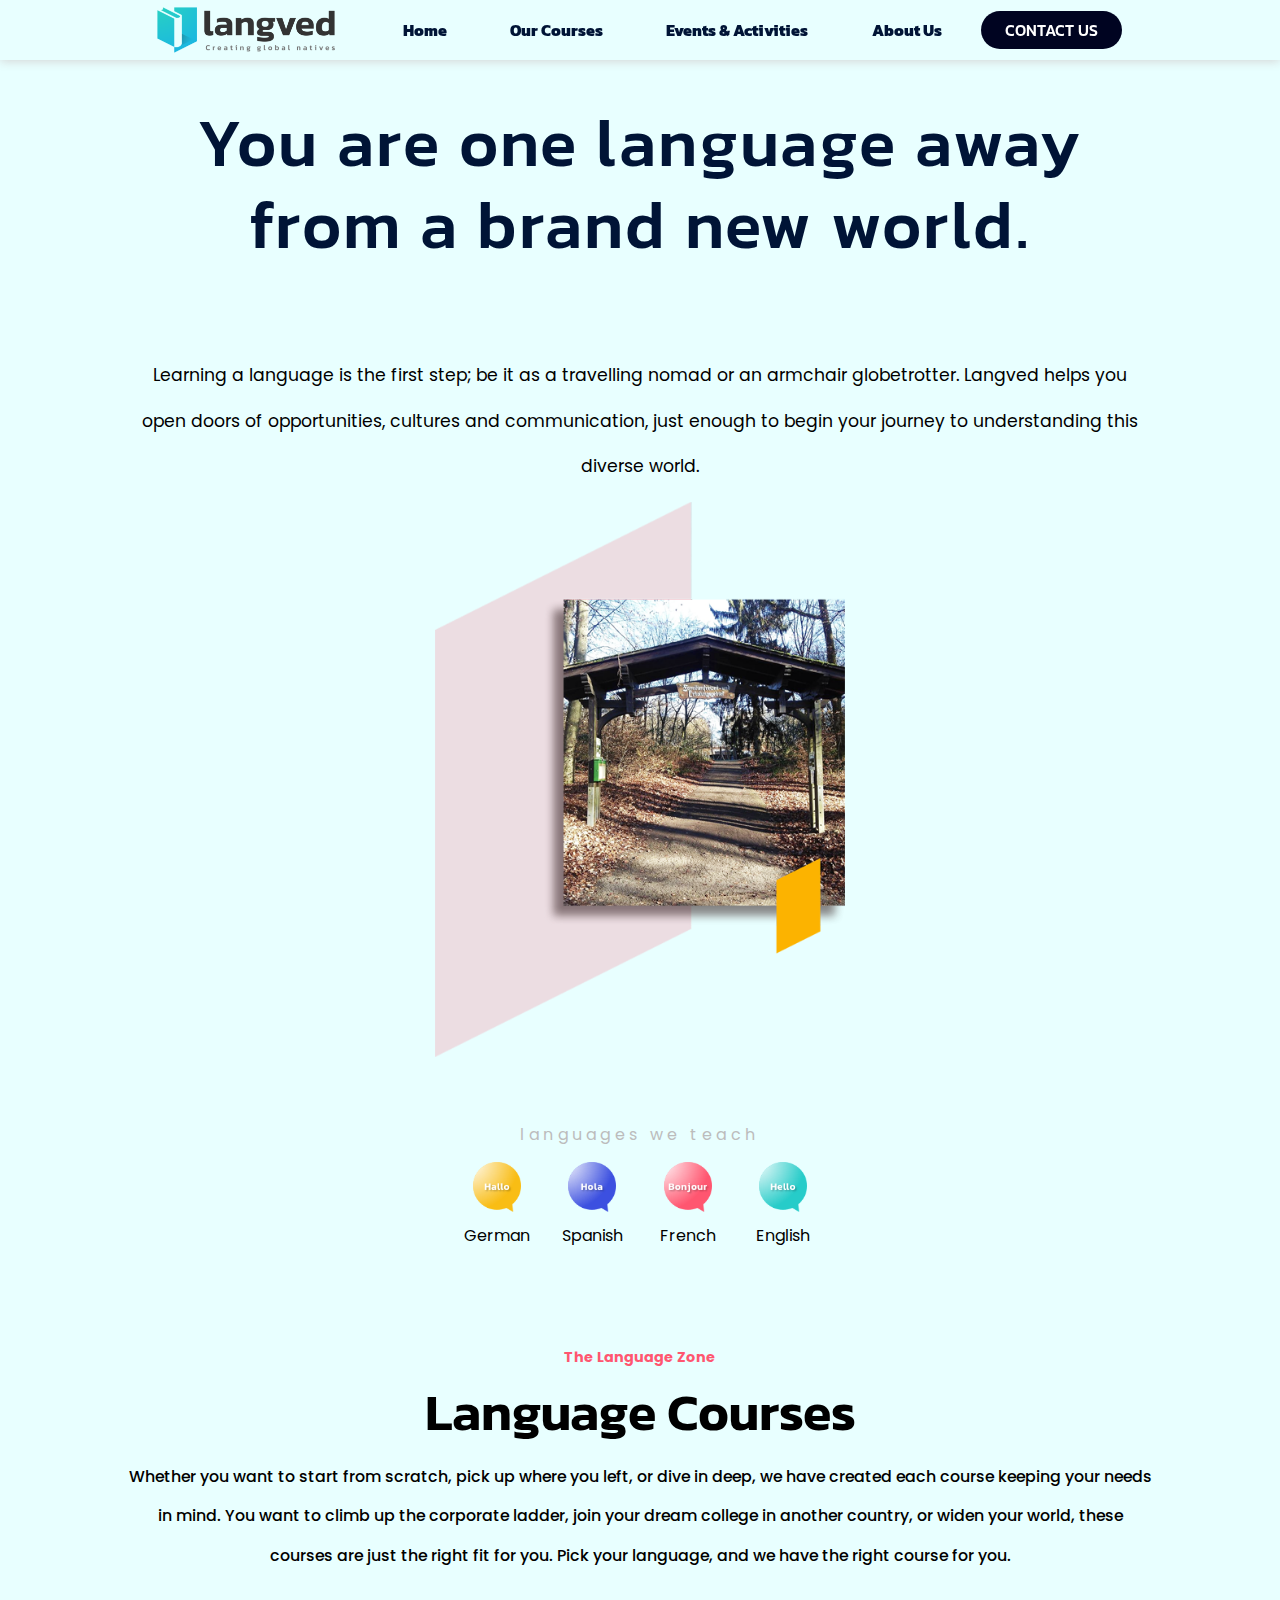
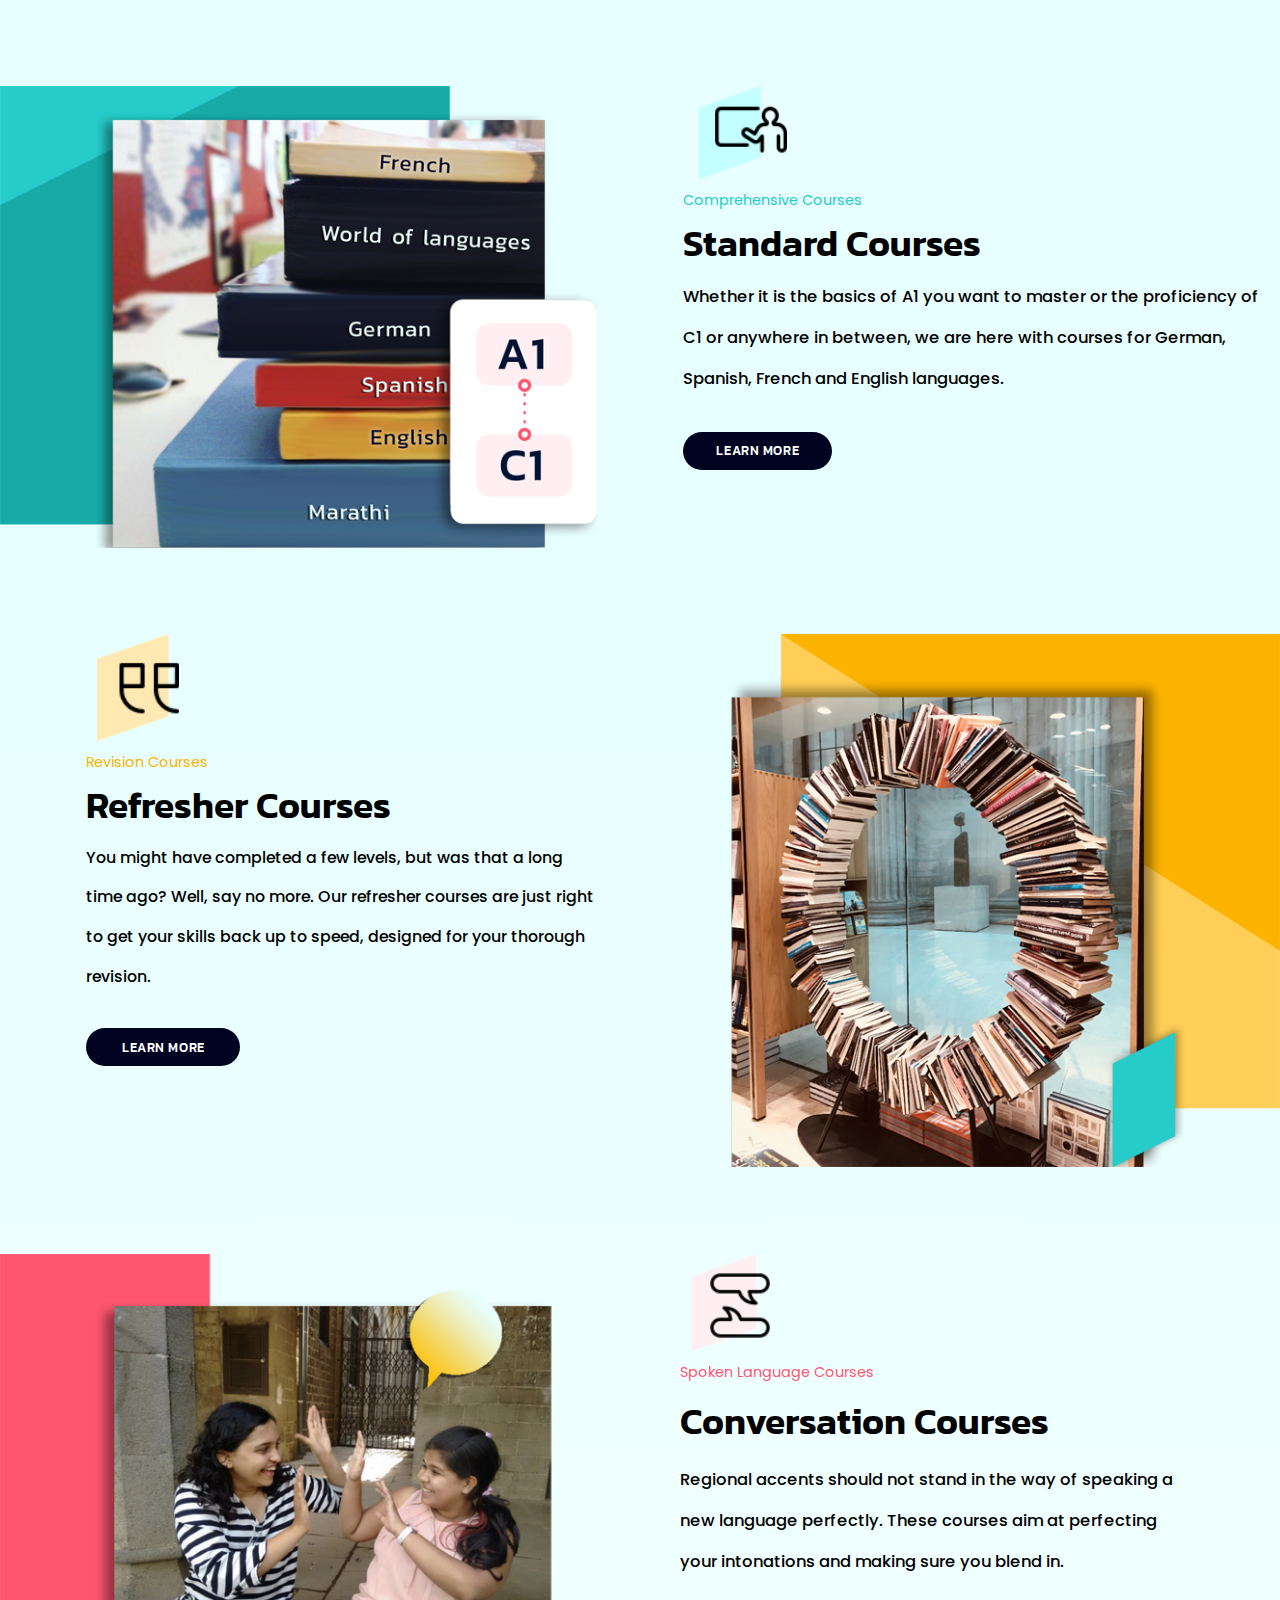
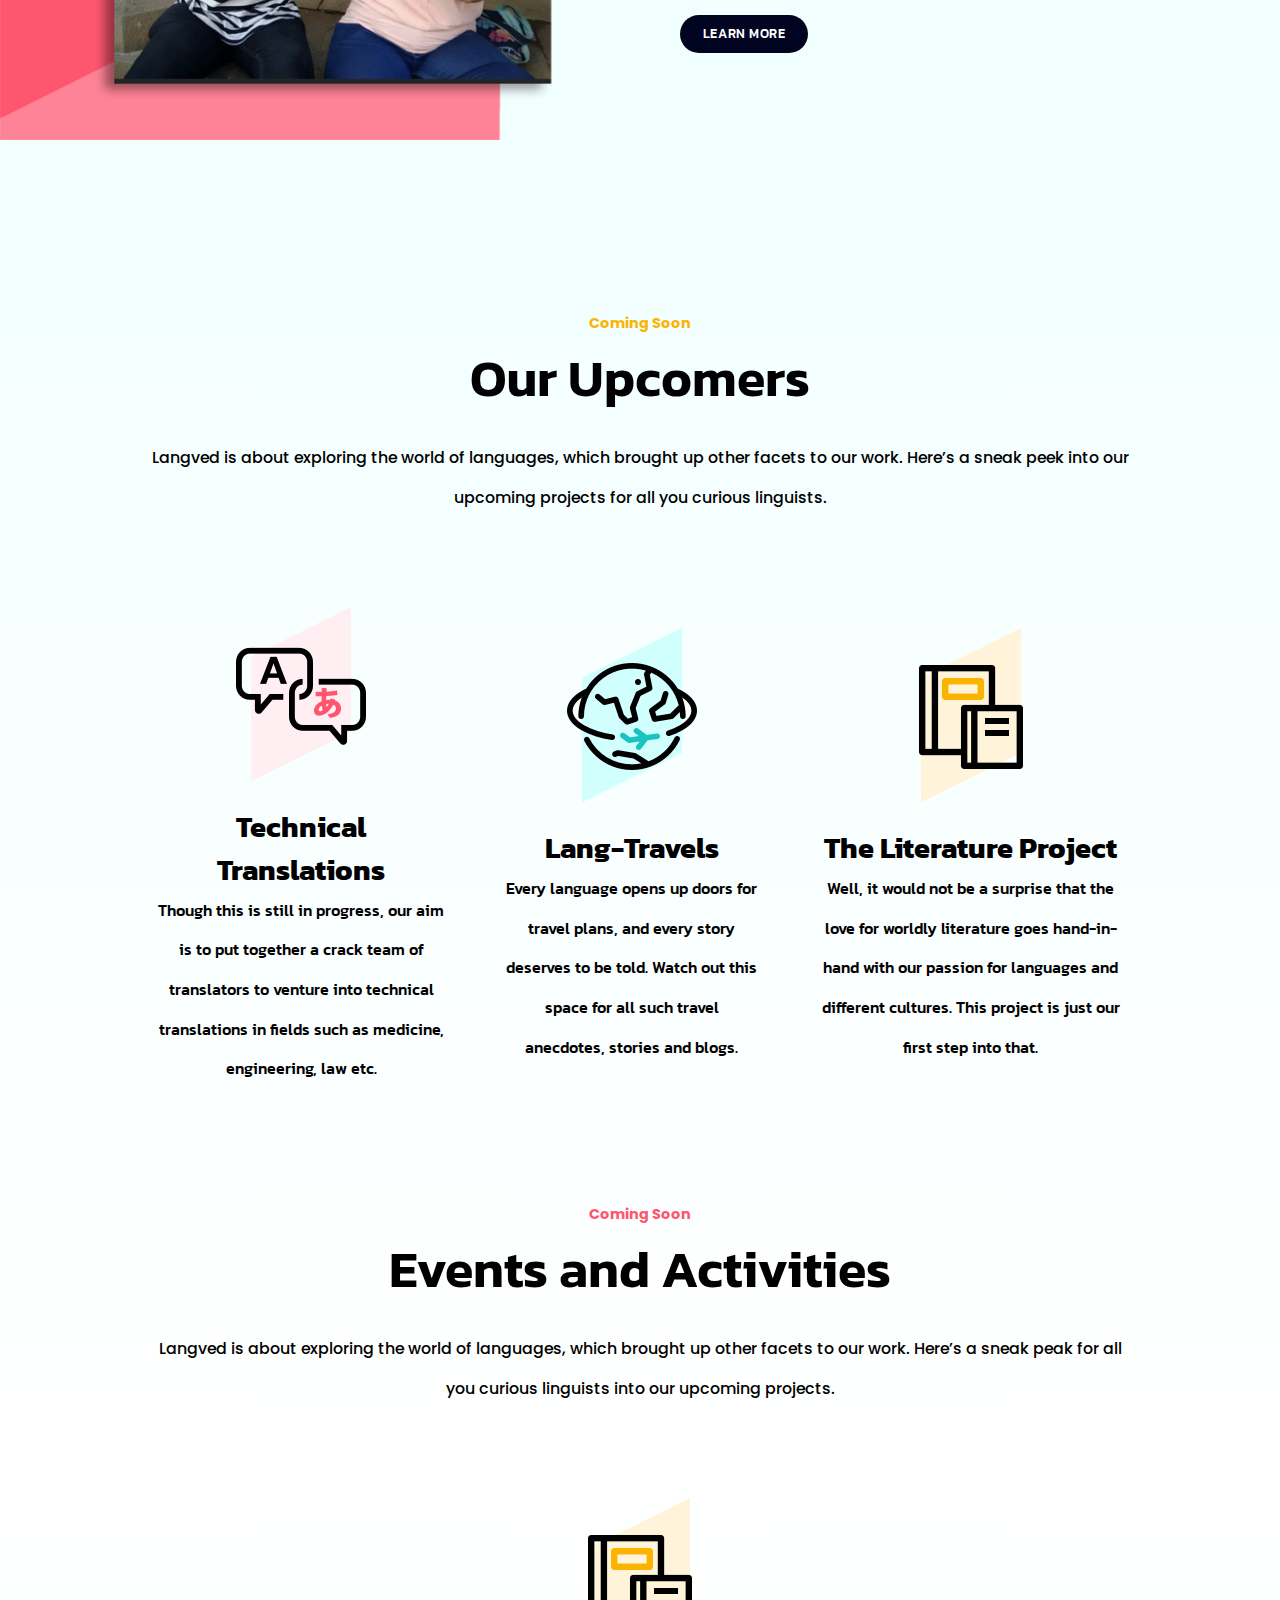
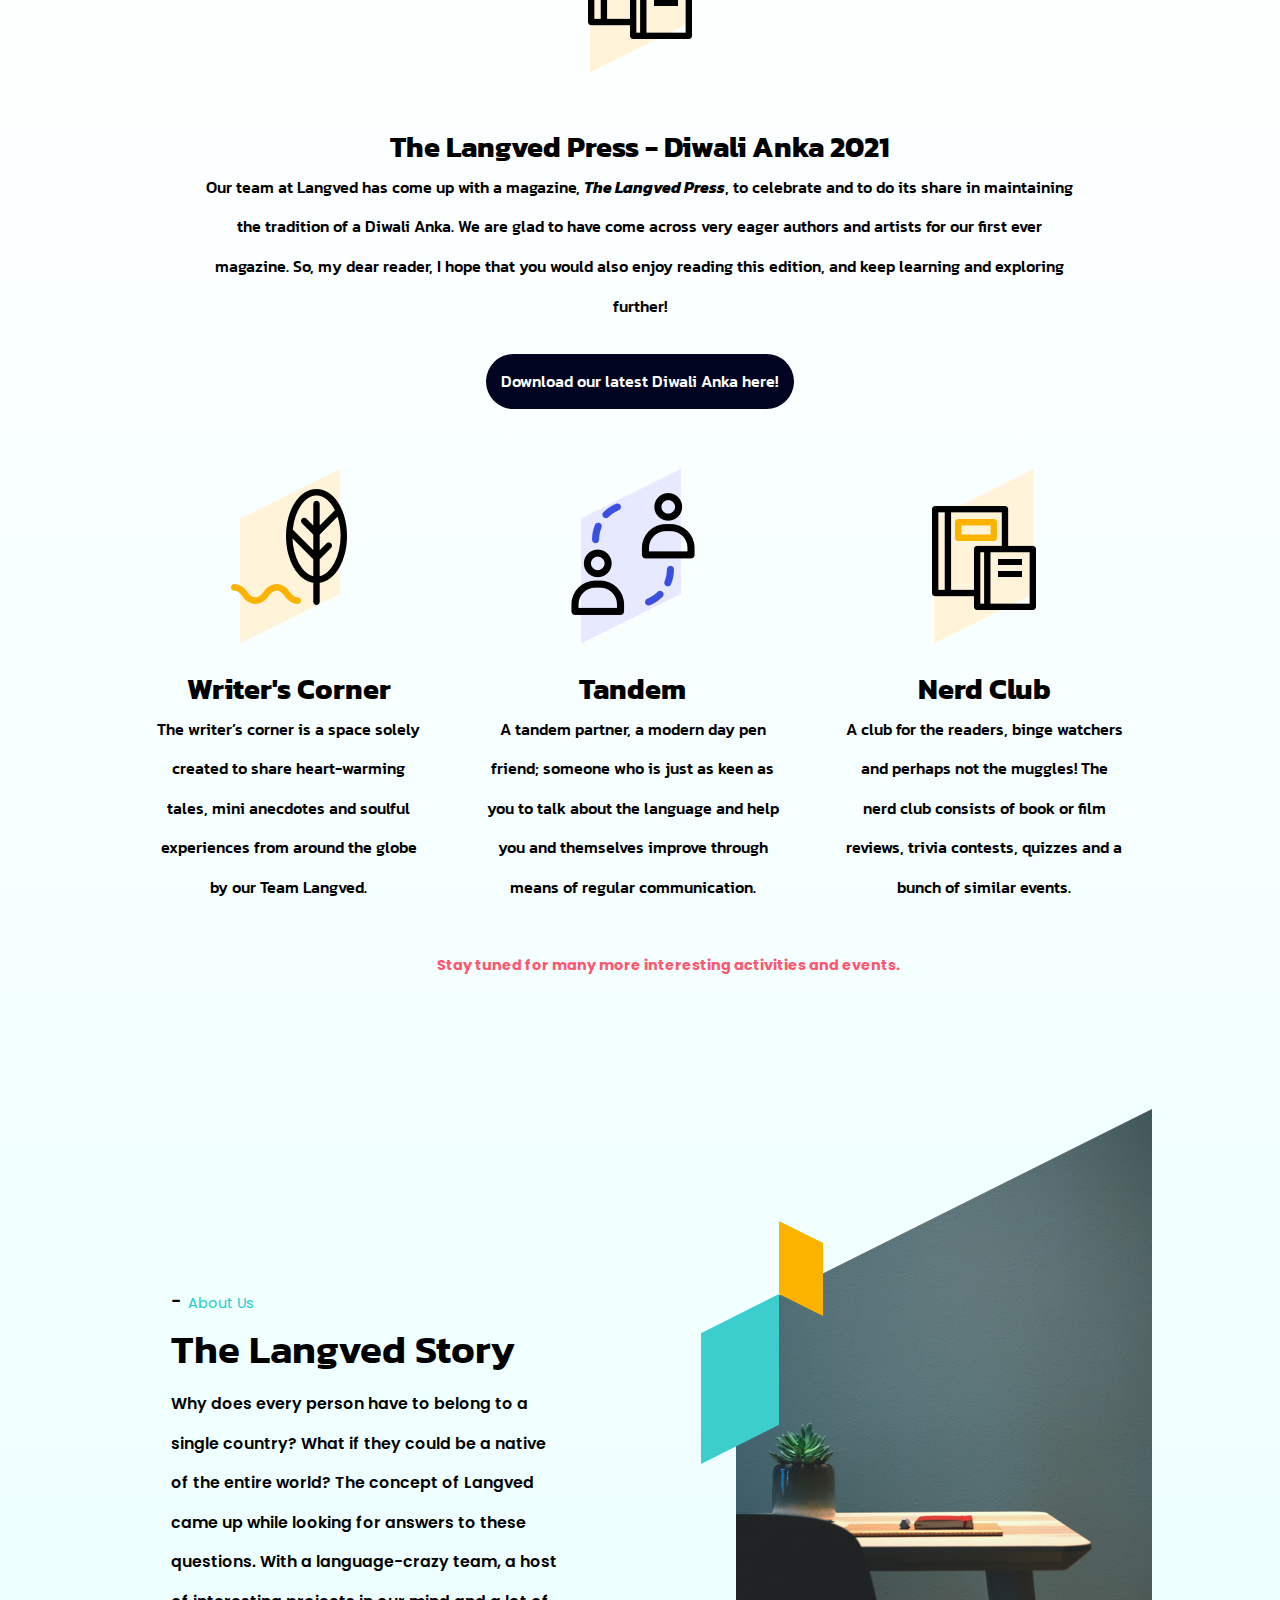
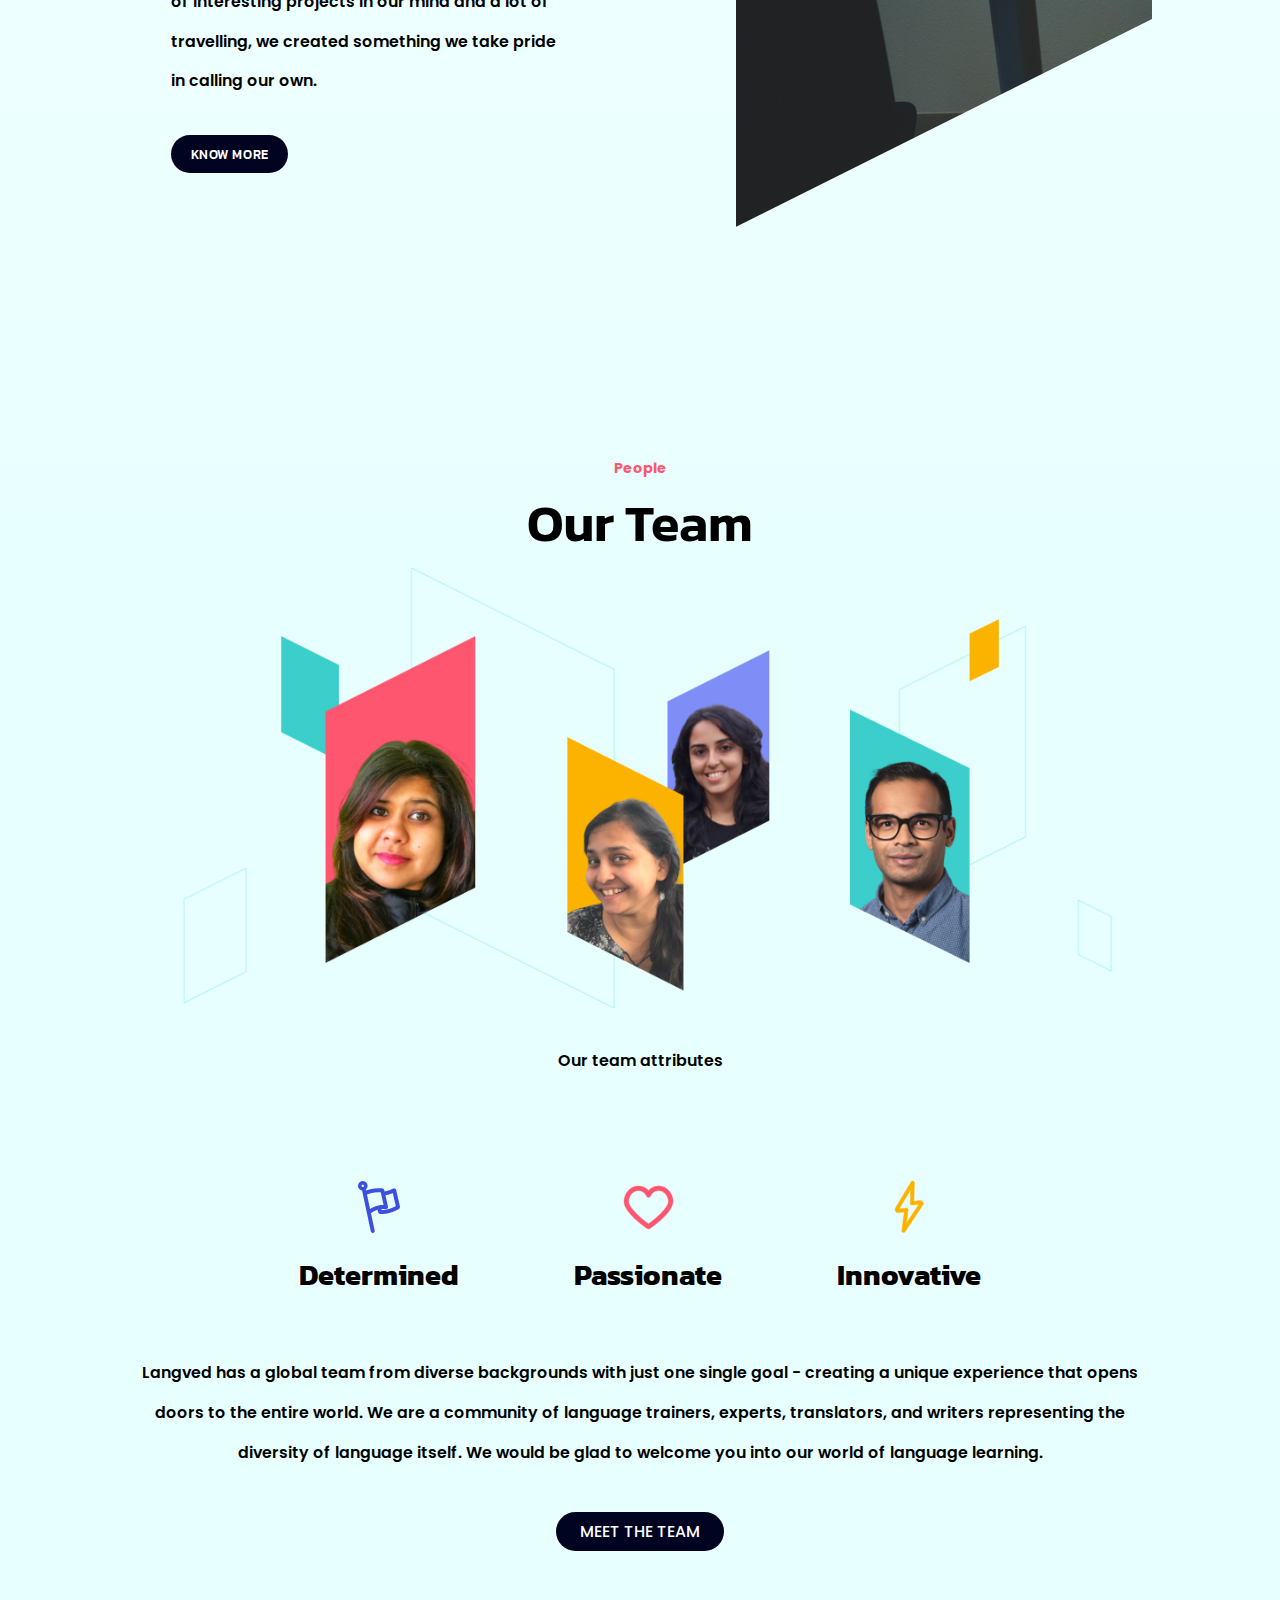
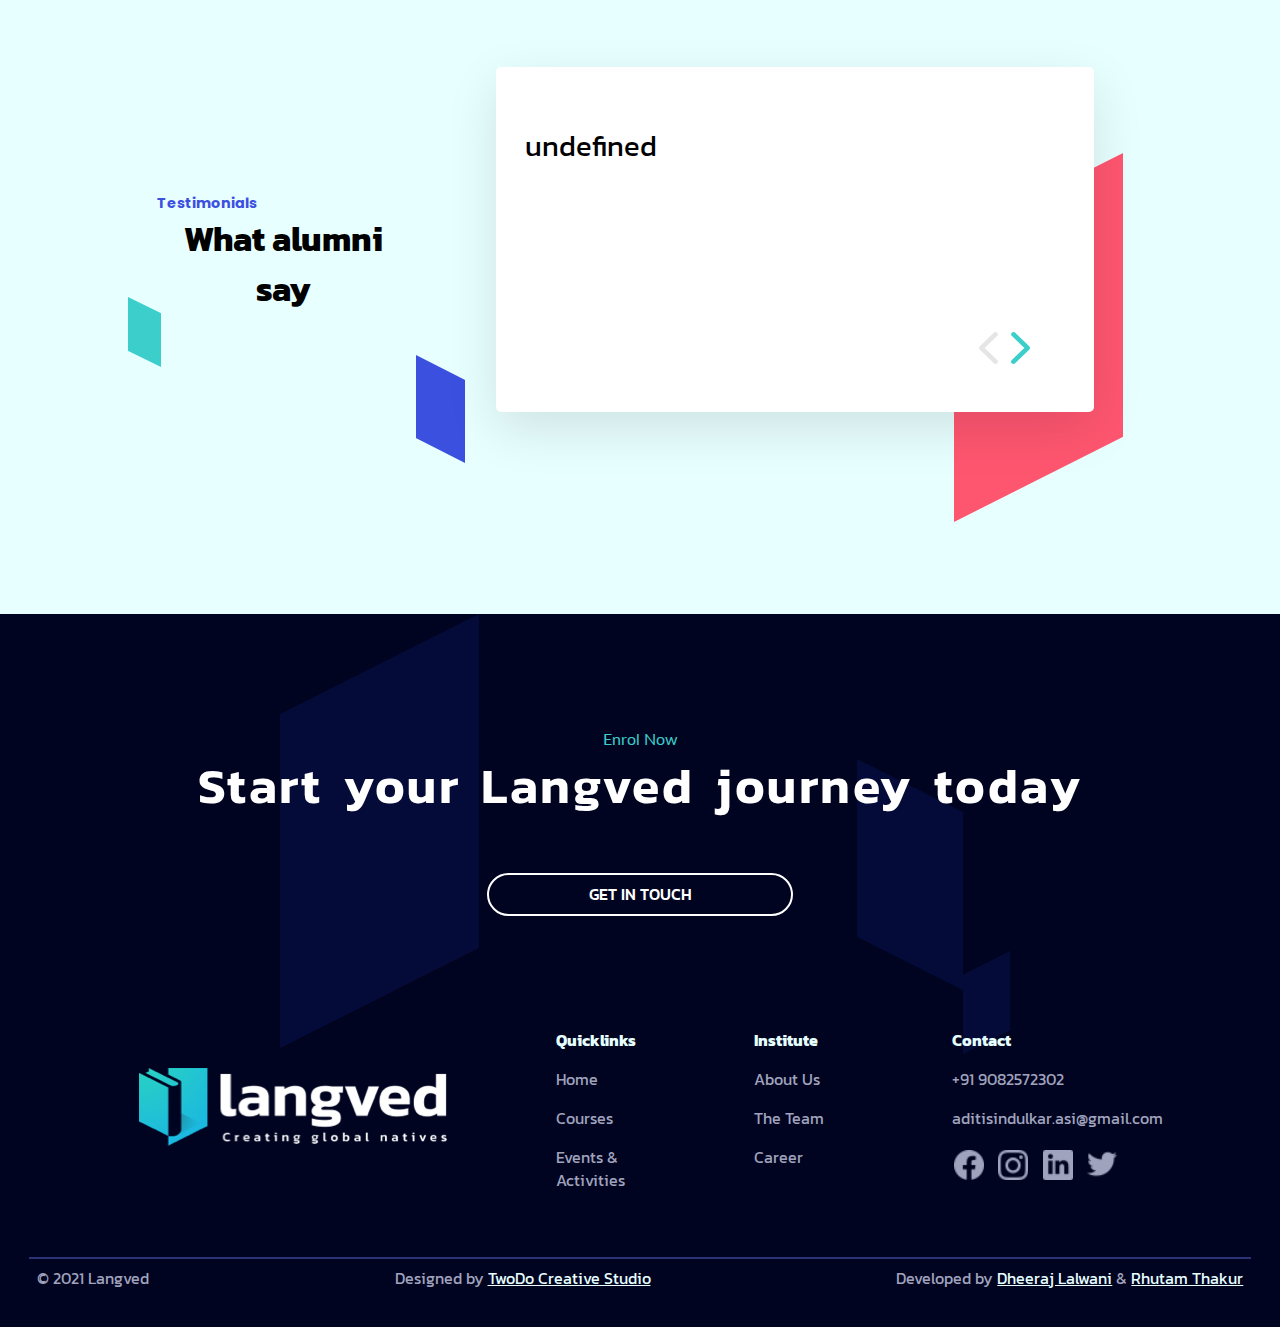
<file: index.html>
<!DOCTYPE html>

<html lang="en">

<head>
    <meta charset="utf-8" />
    <meta name="viewport" content="width=device-width, initial-scale=1" />
    <title>Langved</title>
    <meta name="viewport" content="width=device-width, initial-scale=1" />
    <link rel="stylesheet" href="styles/nav.css" />
    <link rel="stylesheet" href="styles/utilities.css" />
    <link rel="stylesheet" href="styles/contact-us.css" />
    <link rel="stylesheet" href="styles/contact-us-mobile.css" />
    <link rel="stylesheet" href="styles/home.css" />
    <link rel="stylesheet" href="styles/home-mobile.css" />
    <link rel="stylesheet" href="styles/footer.css" />
    <link rel="preconnect" href="https://fonts.googleapis.com" />
    <link rel="preconnect" href="https://fonts.gstatic.com" crossorigin />
    <link href="https://fonts.googleapis.com/css2?family=Kanit&family=Lato&family=Poppins&display=swap"
        rel="stylesheet" />
    <link rel="apple-touch-icon" sizes="180x180" href="images/Favicon/apple-touch-icon.png" />
    <link rel="icon" type="image/png" sizes="32x32" href="images/Favicon/favicon-32x32.png" />
    <link rel="icon" type="image/png" sizes="16x16" href="images/Favicon/favicon-16x16.png" />
    <link rel="manifest" href="images/Favicon/site.webmanifest" />
</head>

<body>
    <!-- nav bar for each page start -->
    <nav class="desktop-nav sticky">
        <img class="logo" src="images/Logos/PNG/4x/Logo Coloured@4x.png" />
        <a href="/index.html" class="home nav-item">Home</a>
        <a href="/our-courses.html" class="nav-item">Our Courses</a>
        <a href="/#events-and-activities" class="nav-item">Events & Activities</a>
        <a href="/about.html" class="nav-item">About Us</a>
        <a href="#" class="open-contact-us-nav dark-filled-btn nav-item">CONTACT US</a>
    </nav>
    <nav class="mobile-nav">
        <div class="nav-header">
            <img class="logo" src="images/Logos/PNG/4x/Logo Coloured@4x.png" />
            <img class="ham" src="images/icn-hamburgermenu.png" srcset="
            images/icn-hamburgermenu@2x.png 2x,
            images/icn-hamburgermenu@3x.png 3x
          " />
        </div>

        <a href="/index.html" class="home nav-item">Home</a>
        <a href="/our-courses.html" class="nav-item">Our Courses</a>
        <a href="/#events-and-activities" class="nav-item">Events & Activities</a>
        <a href="/about.html" class="nav-item">About Us</a>
        <a href="#" class="open-contact-us-mob dark-filled-btn nav-item">CONTACT US</a>
        <div class="social-media-nav">
            <a href="https://www.facebook.com/pages/category/Language-School/Langved-107044444497690" target="_blank">
                <img class="social-media-img" src="images\Hamburger-menu-logos/icn-facebook-small.png" />
            </a>
            <a href="https://www.instagram.com/langved_in/?utm_medium=copy_link" target="_blank">
                <img class="social-media-img" src="images\Hamburger-menu-logos/icn-instagram-small.png" />
            </a>
            <a href="https://www.linkedin.com/in/langved-language-institute-14166921a/" target="_blank">
                <img class="social-media-img" src="images\Hamburger-menu-logos/icn-linkedin-small.png" />
            </a>
            <a href="https://twitter.com/Langved_in" target="_blank">
                <img class="social-media-img" src="images\Hamburger-menu-logos/icn-twitter.png" />
            </a>
        </div>
    </nav>
    <!-- nav bar for each page end -->
    <header>
        <h1 class="bold-message">
            You are one language away from a brand new world.
        </h1>

        <p class="desktop message">
            Learning a language is the first step; be it as a travelling nomad or an
            armchair globetrotter. Langved helps you open doors of opportunities,
            cultures and communication, just enough to begin your journey to
            understanding this diverse world.
        </p>
    </header>

    <!-- Contact Us Starts -->
    <div class="overlay hidden"></div>
    <div class="contact-us hidden">
        <div class="close-contact-us">
            <img class="" src="images/icn-cross.png" srcset="images/icn-cross@2x.png 2x, images/icn-cross@3x.png 3x" />
        </div>
        <h3 class="contact-us-title">Contact Us</h3>
        <form class="contact-form" name="submit-to-google-sheet">
            <div class="personal-details">
                <h3 class="form-min-title">Personal Details</h3>
                <div class="name">
                    <input required class="form-input" type="text" name="firstName" id="firstName"
                        placeholder="First Name" />
                    <input required class="form-input" type="text" name="lastName" id="lastName"
                        placeholder="Last Name" />
                </div>
                <div class="contact-details">
                    <input required class="form-input" type="text" name="email" id="email"
                        placeholder="Email Address" />
                    <input class="form-input" type="text" name="phone" id="phone" placeholder="Phone Number" />
                </div>
            </div>
            <div class="language">
                <h3 class="form-min-title">Select Language</h3>
                <div class="lang-option-container">
                    <div class="german-spanish">
                        <label class="radio-label" for="german">
                            <input required type="radio" name="language" value="german" id="german" />
                            <div class="radio-custom">
                                <img class="lang-img-bubble" src="images/img-bubble-german.png" srcset="
                      images/img-bubble-german@2x.png 2x,
                      images/img-bubble-german@3x.png 3x
                    " />
                                German
                            </div>
                        </label>
                        <label class="radio-label" for="Spanish">
                            <input required type="radio" name="language" value="spanish" id="spanish" />
                            <div class="radio-custom">
                                <img class="lang-img-bubble" src="images/img-bubble-spanish.png" srcset="
                      images/img-bubble-spanish@2x.png 2x,
                      images/img-bubble-spanish@3x.png 3x
                    " />
                                Spanish
                            </div>
                        </label>
                    </div>
                    <div class="french-english">
                        <label class="radio-label" for="french">
                            <input required type="radio" name="language" value="french" id="french" />
                            <div class="radio-custom">
                                <img class="lang-img-bubble" src="images/img-bubble-french.png" srcset="
                      images/img-bubble-french@2x.png 2x,
                      images/img-bubble-french@3x.png 3x
                    " />
                                French
                            </div>
                        </label>
                        <label class="radio-label" for="english">
                            <input required type="radio" name="language" value="english" id="english" />
                            <div class="radio-custom">
                                <img class="lang-img-bubble" src="images/img-bubble-english.png" srcset="
                      images/img-bubble-english@2x.png 2x,
                      images/img-bubble-english@3x.png 3x
                    " />
                                English
                            </div>
                        </label>
                    </div>
                </div>
            </div>
            <div class="other-details" style="font-family: Kanit">
                <h3 class="form-min-title">Other Details</h3>
                <div class="other-detail-container">
                    <select class="form-input" style="font-family: Kanit" name="alreadyCompleted" id="alreadyCompleted">
                        <option selected disabled>I have already completed...</option>
                        <option value="None">None</option>
                        <option value="A1 level">A1 level</option>
                        <option value="A2 level">A2 level</option>
                        <option value="B1 level">B1 level</option>
                        <option value="B2 level">B2 level</option>
                    </select>
                    <select class="form-input" style="font-family: Kanit" name="wantToJoin" id="wantToJoin">
                        <option selected disabled>I want to join...</option>
                        <option value="A1 level">A1 level</option>
                        <option value="A2 level">A2 level</option>
                        <option value="B1 level">B1 level</option>
                        <option value="B2 level">B2 level</option>
                        <option value="C1 level">C1 level</option>
                        <option value="Other">Other (Specify in comment)</option>
                    </select>
                </div>
            </div>
            <textarea class="comments" name="comments" id="comments" cols="50" rows="5"
                placeholder="Comments"></textarea>
            <input type="hidden" id="date-submitted" name="date-submitted" />
            <input class="dark-filled-btn form-submit" type="submit" value="SUBMIT" />
            <p class="contact-message">
                Once you submit the details, someone from our team will get in touch
                soon.
            </p>
        </form>
    </div>
    <!-- Contact Us Ends -->

    <div class="content">
        <div class="mobile image_container">
            <img class="mobile img_hero" src="images/img-hero.png"
                srcset="images/img-hero@2x.png 2x, images/img-hero@3x.png 3x" />
        </div>

        <div class="content-top">
            <p class="mobile message">
                Learning a language is the first step; be it as a travelling nomad or
                an armchair globetrotter. Langved helps you open doors of
                opportunities, cultures and communication, just enough to begin your
                journey to understanding this diverse world.
            </p>
            <div class="image_container desktop">
                <img class="img_hero" src="images/img-hero.png"
                    srcset="images/img-hero@2x.png 2x, images/img-hero@3x.png 3x" />
            </div>

            <div class="languages_container">
                <p class="small-text">languages we teach</p>
                <div class="thought-bubbles">
                    <div class="row-1">
                        <div class="bubble">
                            <img class="bubble_img img_bubble_German" src="images/img-bubble-german.png" srcset="
                    images/img-bubble-german@2x.png 2x,
                    images/img-bubble-german@3x.png 3x
                  " />
                            <span>German</span>
                        </div>
                        <div class="bubble">
                            <img class="bubble_img img_bubble_Spanish" src="images/img-bubble-spanish.png" srcset="
                    images/img-bubble-spanish@2x.png 2x,
                    images/img-bubble-spanish@3x.png 3x
                  " />
                            <span>Spanish</span>
                        </div>
                    </div>
                    <div class="row-2">
                        <div class="bubble">
                            <img class="bubble_img img_bubble_French" src="images/img-bubble-french.png" srcset="
                    images/img-bubble-french@2x.png 2x,
                    images/img-bubble-french@3x.png 3x
                  " />
                            <span>French</span>
                        </div>
                        <div class="bubble">
                            <img class="bubble_img img_bubble_English" src="images/img-bubble-english.png" srcset="
                    images/img-bubble-english@2x.png 2x,
                    images/img-bubble-english@3x.png 3x
                  " />
                            <span>English</span>
                        </div>
                    </div>
                </div>
            </div>
            <div class="language-courses-container">
                <h2 class="mini-message">The Language Zone</h2>
                <h2 class="large-message">Language Courses</h2>
                <p class="medium-message">
                    Whether you want to start from scratch, pick up where you left, or
                    dive in deep, we have created each course keeping your needs in
                    mind. You want to climb up the corporate ladder, join your dream
                    college in another country, or widen your world, these courses are
                    just the right fit for you. Pick your language, and we have the
                    right course for you.
                </p>
            </div>
        </div>
        <div class="content-middle-1">
            <!-- TODO: Combine CSS for <XXX>-courses-container [Check Notes.txt] -->
            <!-- standard courses container start -->
            <div class="standard-courses-container">
                <div class="standard-courses-image-container">
                    <img src="images/img-standardcoursebooks.png" srcset="
                images/img-standardcoursebooks@2x.png 2x,
                images/img-standardcoursebooks@3x.png 3x
              " class="standard-courses-container-large-image" />
                </div>
                <div class="standard-courses-content-container">
                    <img src="images/img-standardcourse.png" srcset="
                    images/img-standardcourse@2x.png 2x,
                    images/img-standardcourse@3x.png 3x" class="standard-courses-container-small-image desktop" />
                    <div class="standard-courses-title-set desktop">
                        <span class="mini-message-standard-courses">Comprehensive Courses</span>
                        <h2 class="large-message-standard-courses">Standard Courses</h2>
                    </div>
                    <div class="standard-courses-header mobile">
                        <img src="images/img-standardcourse.png" srcset="
                        images/img-standardcourse@2x.png 2x,
                        images/img-standardcourse@3x.png 3x" class="standard-courses-container-small-image" />
                        <div class="standard-courses-title-set">
                            <span class="mini-message-standard-courses">Comprehensive Courses</span>
                            <h2 class="large-message-standard-courses">Standard Courses</h2>
                        </div>
                    </div>
                    <p class="medium-message-standard-courses">
                        Whether it is the basics of A1 you want to master or the
                        proficiency of C1 or anywhere in between, we are here with courses
                        for German, Spanish, French and English languages.
                    </p>
                    <a href="/our-courses.html" class="learn-more-standard-courses dark-filled-btn">LEARN
                        MORE</a>
                </div>
                <!-- standard courses container end -->
            </div>
            <!-- refresher courses container start -->
            <div class="refresher-courses-container">
                <div class="desktop refresher-courses-content-container">
                    <img src="images/img-refreshercourse.png" srcset="
                images/img-refreshercourse@2x.png 2x,
                images/img-refreshercourse@3x.png 3x
              " class="refresher-courses-container-small-image" />
                    <div class="refresher-courses-header">
                        <div class="refresher-courses-title-set">
                            <span class="mini-message-refresher-courses">Revision Courses</span>
                            <h2 class="large-message-refresher-courses">
                                Refresher Courses
                            </h2>
                        </div>
                    </div>
                    <p class="medium-message-refresher-courses">
                        You might have completed a few levels, but was that a long time
                        ago? Well, say no more. Our refresher courses are just right to
                        get your skills back up to speed, designed for your thorough
                        revision.
                    </p>
                    <a href="/our-courses.html" class="dark-filled-btn learn-more-refresher-courses">LEARN
                        MORE</a>
                </div>
                <div class="desktop refresher-courses-image-container">
                    <img src="images/img-refreshercourses.png" srcset="
                images/img-refreshercourses@2x.png 2x,
                images/img-refreshercourses@3x.png 3x
              " class="refresher-courses-container-large-image" />
                </div>
                <div class="mobile refresher-courses-image-container">
                    <img src="images/img-refreshercourses.png" srcset="
                images/img-refreshercourses@2x.png 2x,
                images/img-refreshercourses@3x.png 3x
              " class="refresher-courses-container-large-image" />
                </div>
                <div class="mobile refresher-courses-content-container">
                    <div class="refresher-courses-header">
                        <img src="images/img-refreshercourse.png" srcset="
                  images/img-refreshercourse@2x.png 2x,
                  images/img-refreshercourse@3x.png 3x
                " class="refresher-courses-container-small-image" />
                        <div class="refresher-courses-title-set">
                            <span class="mini-message-refresher-courses">Revision Courses</span>
                            <h2 class="large-message-refresher-courses">
                                Refresher Courses
                            </h2>
                        </div>
                    </div>
                    <p class="medium-message-refresher-courses">
                        You might have completed a few levels, but was that a long time
                        ago? Well, say no more. Our refresher courses are just right to
                        get your skills back up to speed, designed for your thorough
                        revision.
                    </p>
                    <a href="/our-courses.html" class="dark-filled-btn learn-more-refresher-courses">LEARN
                        MORE</a>
                </div>

                <!-- refresher courses container end -->
            </div>
            <!-- conversation courses container start -->
            <div class="conversation-courses-container">
                <div class="conversation-courses-image-container">
                    <img src="images/img-conversation-courses.png" srcset="
                images/img-conversation-courses@2x.png 2x,
                images/img-conversation-courses@3x.png 3x
              " class="conversation-courses-container-large-image" />
                </div>
                <div class="conversation-courses-content-container">
                    <img src="images/img-conversation-courses_2.png" srcset="
                images/img-conversation-courses_2@2x.png 2x,
                images/img-conversation-courses_2@3x.png 3x
              " class="conversation-courses-container-small-image desktop" />
                    <div class="conversation-courses-title-set desktop">
                        <span class="mini-message-conversation-courses">Spoken Language Courses</span>
                        <h2 class="large-message-conversation-courses">
                            Conversation Courses
                        </h2>
                    </div>
                    <div class="conversation-courses-header mobile">
                        <img src="images/img-conversation-courses_2.png" srcset="
                  images/img-conversation-courses_2@2x.png 2x,
                  images/img-conversation-courses_2@3x.png 3x
                " class="conversation-courses-container-small-image" />
                        <div class="conversation-courses-title-set mobile">
                            <span class="mini-message-conversation-courses">Spoken Language Courses</span>
                            <h2 class="large-message-conversation-courses">
                                Conversation Courses
                            </h2>
                        </div>
                    </div>
                    <p class="medium-message-standard-courses">
                        Regional accents should not stand in the way of speaking a new
                        language perfectly. These courses aim at perfecting your
                        intonations and making sure you blend in.
                    </p>
                    <a href="/our-courses.html" class="learn-more-standard-courses dark-filled-btn">LEARN
                        MORE</a>
                </div>
            </div>
            <!-- conversation courses container end -->
        </div>

        <div class="content-middle-2">
            <div class="our-upcomers-container">
                <h2 class="mini-message" style="color: #fcb300">Coming Soon</h2>
                <h2 class="large-message">Our Upcomers</h2>
                <p class="medium-message-our-upcomers">
                    Langved is about exploring the world of languages, which brought up
                    other facets to our work. Here’s a sneak peek into our upcoming
                    projects for all you curious linguists.
                </p>
                <div class="upcomers">
                    <div class="technical-translations">
                        <div class="upcomers-image-container">
                            <img src="images/img-technical-translation.png" srcset="
                    images/img-technical-translation@2x.png 2x,
                    images/img-technical-translation@3x.png 3x
                  " class="img_TechnicalTranslation" />
                        </div>
                        <h4 class="upcomers-mini-title">Technical Translations</h4>
                        <p class="upcomers-content">
                            Though this is still in progress, our aim is to put together a
                            crack team of translators to venture into technical translations
                            in fields such as medicine, engineering, law etc.
                        </p>
                    </div>
                    <div class="lang-travels">
                        <div class="upcomers-image-container">
                            <img src="images/img-langtravels.png" srcset="
                    images/img-langtravels@2x.png 2x,
                    images/img-langtravels@3x.png 3x
                  " class="img_Langtravels" />
                        </div>
                        <h4 class="upcomers-mini-title">Lang-Travels</h4>
                        <p class="upcomers-content">
                            Every language opens up doors for travel plans, and every story
                            deserves to be told. Watch out this space for all such travel
                            anecdotes, stories and blogs.
                        </p>
                    </div>
                    <div class="literature-project">
                        <div class="upcomers-image-container">
                            <img src="images/img-literature-projects.png" srcset="
                    images/img-literature-projects@2x.png 2x,
                    images/img-literature-projects@3x.png 3x
                  " class="img_LiteratureProjects" />
                        </div>
                        <h4 class="upcomers-mini-title">The Literature Project</h4>
                        <p class="upcomers-content">
                            Well, it would not be a surprise that the love for worldly
                            literature goes hand-in-hand with our passion for languages and
                            different cultures. This project is just our first step into
                            that.
                        </p>
                    </div>
                </div>
            </div>
            <!-- Events and Activities Start -->
            <div class="events-and-activities-container" id="events-and-activities">
                <h2 class="mini-message">Coming Soon</h2>
                <h2 class="large-message">Events and Activities</h2>
                <p class="medium-message-events-and-activities">
                    Langved is about exploring the world of languages, which brought up
                    other facets to our work. Here’s a sneak peak for all you curious
                    linguists into our upcoming projects.
                </p>
                <div class="diwali-anka-container ">
                    <div class="technical-translations ">
                        <div class="events-and-activities-image-container">
                            <img src="images/img-literature-projects.png" srcset="
                    images/img-literature-projects@2x.png 2x,
                    images/img-literature-projects@3x.png 3x
                  " class="img_LiteratureProjects" />
                        </div>
                    </div>
                    <h4 class="events-and-activities-mini-title">The Langved Press - Diwali Anka 2021</h4>
                    <p class="events-and-activities-content">
                        Our team at Langved has come up with a magazine, <em><b>The Langved Press</b></em>, to celebrate
                        and to do its
                        share in maintaining the tradition of a Diwali Anka. We are glad to have come across very eager
                        authors and artists for our first ever magazine.
                        So, my dear reader, I hope that you would also enjoy reading this edition, and keep learning
                        and exploring further!
                    </p>
                    <div class="diwali-anka">
                        <a class="diwali-anka nav-item dark-filled-btn "
                            href="https://drive.google.com/file/d/1_MOhvEQifNik5RjKqpD3ErqbV-H4WB-u/view"
                            attributes-list download="optional-value" target="_blank"> Download our latest Diwali Anka
                            here!</a>
                    </div>
                </div>
                <div class="activities">
                    <div class="technical-translations">
                        <div class="events-and-activities-image-container">
                            <img src="images/img-writers-corner.png" srcset="
                    images/img-writers-corner@2x.png 2x,
                    images/img-writers-corner@3x.png 3x
                  " class="img_Writers_Corner" />
                        </div>
                        <h4 class="events-and-activities-mini-title">Writer's Corner</h4>
                        <p class="events-and-activities-content">
                            The writer’s corner is a space solely created to share heart-warming tales, mini anecdotes
                            and soulful experiences from around the globe by our Team Langved.
                        </p>
                    </div>
                    <div class="lang-travels">
                        <div class="events-and-activities-image-container">
                            <img src="images/img-tandem.png" srcset="
                    images/img-tandem@2x.png 2x,
                    images/img-tandem@3x.png 3x
                  " class="img_Langtravels" />
                        </div>
                        <h4 class="events-and-activities-mini-title">Tandem</h4>
                        <p class="events-and-activities-content">
                            A tandem partner, a modern day pen friend; someone who is just as keen as you to talk about
                            the language and help you and themselves improve through means of regular communication.
                        </p>
                    </div>
                    <div class="literature-project">
                        <div class="events-and-activities-image-container">
                            <img src="images/img-literature-projects.png" srcset="
                    images/img-literature-projects@2x.png 2x,
                    images/img-literature-projects@3x.png 3x
                  " class="img_LiteratureProjects" />
                        </div>
                        <h4 class="events-and-activities-mini-title">Nerd Club</h4>
                        <p class="events-and-activities-content">
                            A club for the readers, binge watchers and perhaps not the muggles! The nerd club consists
                            of book or film reviews, trivia contests, quizzes and a bunch of similar events.
                        </p>
                    </div>
                </div>
                <div class="stay-tuned desktop">
                    <img src="images/icn-cal.png" srcset="images/icn-cal@2x.png 2x, images/icn-cal@3x.png 3x"
                        class="icon_cal" />
                    <h2 class="events-and-activities-mini-message">
                        Stay tuned for many more interesting activities and events.
                    </h2>
                </div>
            </div>
            <!-- Events and Activities End -->
            <!-- About Us Start -->
            <div class="about-us-content-container">
                <div class="about-us-content">
                    <img src="images/img-langved-story.png" srcset="
                images/img-langved-story@2x.png 2x,
                images/img-langved-story@3x.png 3x
              " class="mobile the-langved-story-img" />
                    <div class="top-messsages-about-us">-
                        <span class="mini-message-langved-story">About Us</span>
                        <h2 class="
                  large-message-langved-story large-message-standard-courses
                ">
                            The Langved Story
                        </h2>
                    </div>
                    <p class="medium-message-about-us">
                        Why does every person have to belong to a single country? What if
                        they could be a native of the entire world? The concept of Langved
                        came up while looking for answers to these questions. With a
                        language-crazy team, a host of interesting projects in our mind
                        and a lot of travelling, we created something we take pride in
                        calling our own.
                    </p>
                    <a href="/about.html" class="learn-more-standard-courses dark-filled-btn">KNOW MORE</a>
                </div>
                <img src="images/img-langved-story1.png" srcset="
              images/img-langved-story1@2x.png 2x,
              images/img-langved-story1@3x.png 3x
            " class="desktop the-langved-story-img" />
            </div>
            <!-- About Us End -->
            <!-- Our Team Start -->
            <div id="our-team-link" class="our-team-container">
                <h2 class="mini-message">People</h2>
                <h2 class="large-message">Our Team</h2>
                <img src="images/img-our-team.png" srcset="
              images/img-our-team@2x.png 2x,
              images/img-our-team@3x.png 3x
            " class="img_OurTeam" />
                <div class="our-attributes-container">
                    <span class="message-our-team">Our team attributes</span>
                    <div class="actual-attributes-container">
                        <div class="determined">
                            <img src="images/icn-determined.png" srcset="
                    images/icn-determined@2x.png 2x,
                    images/icn-determined@3x.png 3x
                  " />
                            <h4 class="attributes-mini-title">Determined</h4>
                        </div>
                        <div class="passionate">
                            <img src="images/icn-passionate.png" srcset="
                    images/icn-passionate@2x.png 2x,
                    images/icn-passionate@3x.png 3x
                  " />
                            <h4 class="attributes-mini-title">Passionate</h4>
                        </div>
                        <div class="innovative">
                            <img src="images/icn-innovative.png" srcset="
                    images/icn-innovative@2x.png 2x,
                    images/icn-innovative@3x.png 3x
                  " />
                            <h4 class="attributes-mini-title">Innovative</h4>
                        </div>
                    </div>
                    <p class="our-attributes-message">
                        Langved has a global team from diverse backgrounds with just one
                        single goal - creating a unique experience that opens doors to the
                        entire world. We are a community of language trainers, experts,
                        translators, and writers representing the diversity of language
                        itself. We would be glad to welcome you into our world of language
                        learning. <br /><br />
                        <a href="/about.html#our-team-link" class="dark-filled-btn">MEET THE TEAM</a>
                    </p>
                </div>
                <!-- Our Team End -->
            </div>
            <!-- Testimonials Start -->
            <div class="testimonials-container">
                <div class="testimonials-heading">
                    <span class="mini-message-testimonials">Testimonials</span>
                    <h3>What alumni say</h3>
                </div>
                <div class="testimonials-message">
                    <p id="message"></p>
                    <div class="testimonial-btns">
                        <button class="testimonial-arrow testimonial-arrow-left">
                            <img src="images/img-arrow-grey.png" srcset="
                    images/img-arrow-grey@2x.png 2x,
                    images/img-arrow-grey@3x.png 3x
                  " />
                        </button>
                        <button class="testimonial-arrow testimonial-arrow-right">
                            <img src="images/img-arrow-teal.png" srcset="
                    images/img-arrow-teal@2x.png 2x,
                    images/img-arrow-teal@3x.png 3x
                  " />
                        </button>
                    </div>
                </div>
                <img class="testimonial-pattern-red" src="images/img-pattern-red.png" srcset="
              images/img-pattern-red@2x.png 2x,
              images/img-pattern-red@3x.png 3x
            " />
                <img class="testimonial-pattern-blue" src="images/img-pattern-blue.png" srcset="
              images/img-pattern-blue@2x.png 2x,
              images/img-pattern-blue@3x.png 3x
            " />
                <img class="testimonial-pattern-teal" src="images/img-pattern-teal.png" srcset="
              images/img-pattern-teal@2x.png 2x,
              images/img-pattern-teal@3x.png 3x
            " />
            </div>
            <!-- Testimonials End -->
        </div>

        <!-- Footer for each page Start -->
        <footer>
            <span class="footer-mini-title">Enrol Now</span>
            <h2 class="footer-title">Start your Langved journey today</h2>
            <a href="#" class="open-contact-us light-transparent-btn get-in-touch-btn">GET IN TOUCH</a>
            <div class="footer-content">
                <div class="footer-image-container">
                    <img src="images/img-logo-white.png" class="footer-image" />
                </div>
                <div class="footer-links-container desktop">
                    <div class="quick-links">
                        <h5 class="links-title">Quicklinks</h5>
                        <a href="/index.html">Home</a>
                        <a href="/our-courses.html">Courses</a>
                        <a href="/#events-and-activities">Events & Activities</a>
                    </div>
                    <div class="institute">
                        <h5 class="links-title">Institute</h5>
                        <a href="/about.html">About Us</a>
                        <a href="/index.html#our-team-link">The Team</a>
                        <a href="#">Career</a>
                    </div>
                    <div class="contact">
                        <h5 class="links-title">Contact</h5>
                        <a href="tel:9082572302">+91 9082572302</a>
                        <a href="mailto:aditisindulkar.asi@gmail.com">aditisindulkar.asi@gmail.com</a>
                        <div class="social-media">
                            <a href="https://www.facebook.com/pages/category/Language-School/Langved-107044444497690"
                                target="_blank">
                                <img class="social-media-img" src="images/icn-facebook-small.png" width="30"
                                    height="30" />
                            </a>
                            <a href="https://www.instagram.com/langved_in" target="_blank">
                                <img class="social-media-img" src="images/icn-instagram-small.png" width="30"
                                    height="30" />
                            </a>
                            <a href="https://www.linkedin.com/in/langved-language-institute-14166921a/" target="_blank">
                                <img class="social-media-img" src="images/icn-linkedin-small.png" width="30"
                                    height="30" />
                            </a>
                            <a href="https://twitter.com/Langved_in" target="_blank">
                                <img class="social-media-img" src="images/icn-twitter.png" width="30" height="30" />
                            </a>
                        </div>
                    </div>
                </div>
                <div class="footer-links-container mobile">
                    <div class="social-media">
                        <a href="https://www.facebook.com/pages/category/Language-School/Langved-107044444497690"
                            target="_blank">
                            <img class="social-media-img" src="images/icn-facebook-small.png" />
                        </a>
                        <a href="https://www.instagram.com/langved_in" target="_blank">
                            <img class="social-media-img" src="images/icn-instagram-small.png" />
                        </a>
                        <a href="https://www.linkedin.com/in/langved-language-institute-14166921a/" target="_blank">
                            <img class="social-media-img" src="images/icn-linkedin-small.png" />
                        </a>
                        <a href="https://twitter.com/Langved_in" target="_blank">
                            <img class="social-media-img" src="images/icn-twitter.png" />
                        </a>
                    </div>
                    <div class="contact">
                        <a href="tel:9082572302">+91 9082572302</a>
                        <a href="mailto:aditisindulkar.asi@gmail.com">aditisindulkar.asi@gmail.com</a>
                    </div>
                    <div class="institute">
                        <a href="/about.html">About Us</a>
                        <a href="/index.html#our-team-link">The Team</a>
                        <a href="#">Career</a>
                    </div>
                </div>
            </div>
            <hr class="footer-bottom-line" />
            <div class="copyright">
                <span>© 2021 Langved</span>
                <span class="developers">
                    Designed by
                    <a href="https://wearetwodo.com" target="_blank">TwoDo Creative Studio</a></span>
                <span class="developers">Developed by
                    <a href="https://twitter.com/DhiruCodes" target="_blank">Dheeraj Lalwani</a>
                    &
                    <a href="https://www.linkedin.com/in/rhutam-thakur-60607a1b2" target="_blank">Rhutam
                        Thakur</a></span>
            </div>
        </footer>
        <!-- Footer for each page End -->
    </div>
    <script src="scripts/nav.js"></script>
    <script src="scripts/testimonial.js"></script>
    <script src="scripts/contact-us.js"></script>
</body>

</html>
</file>
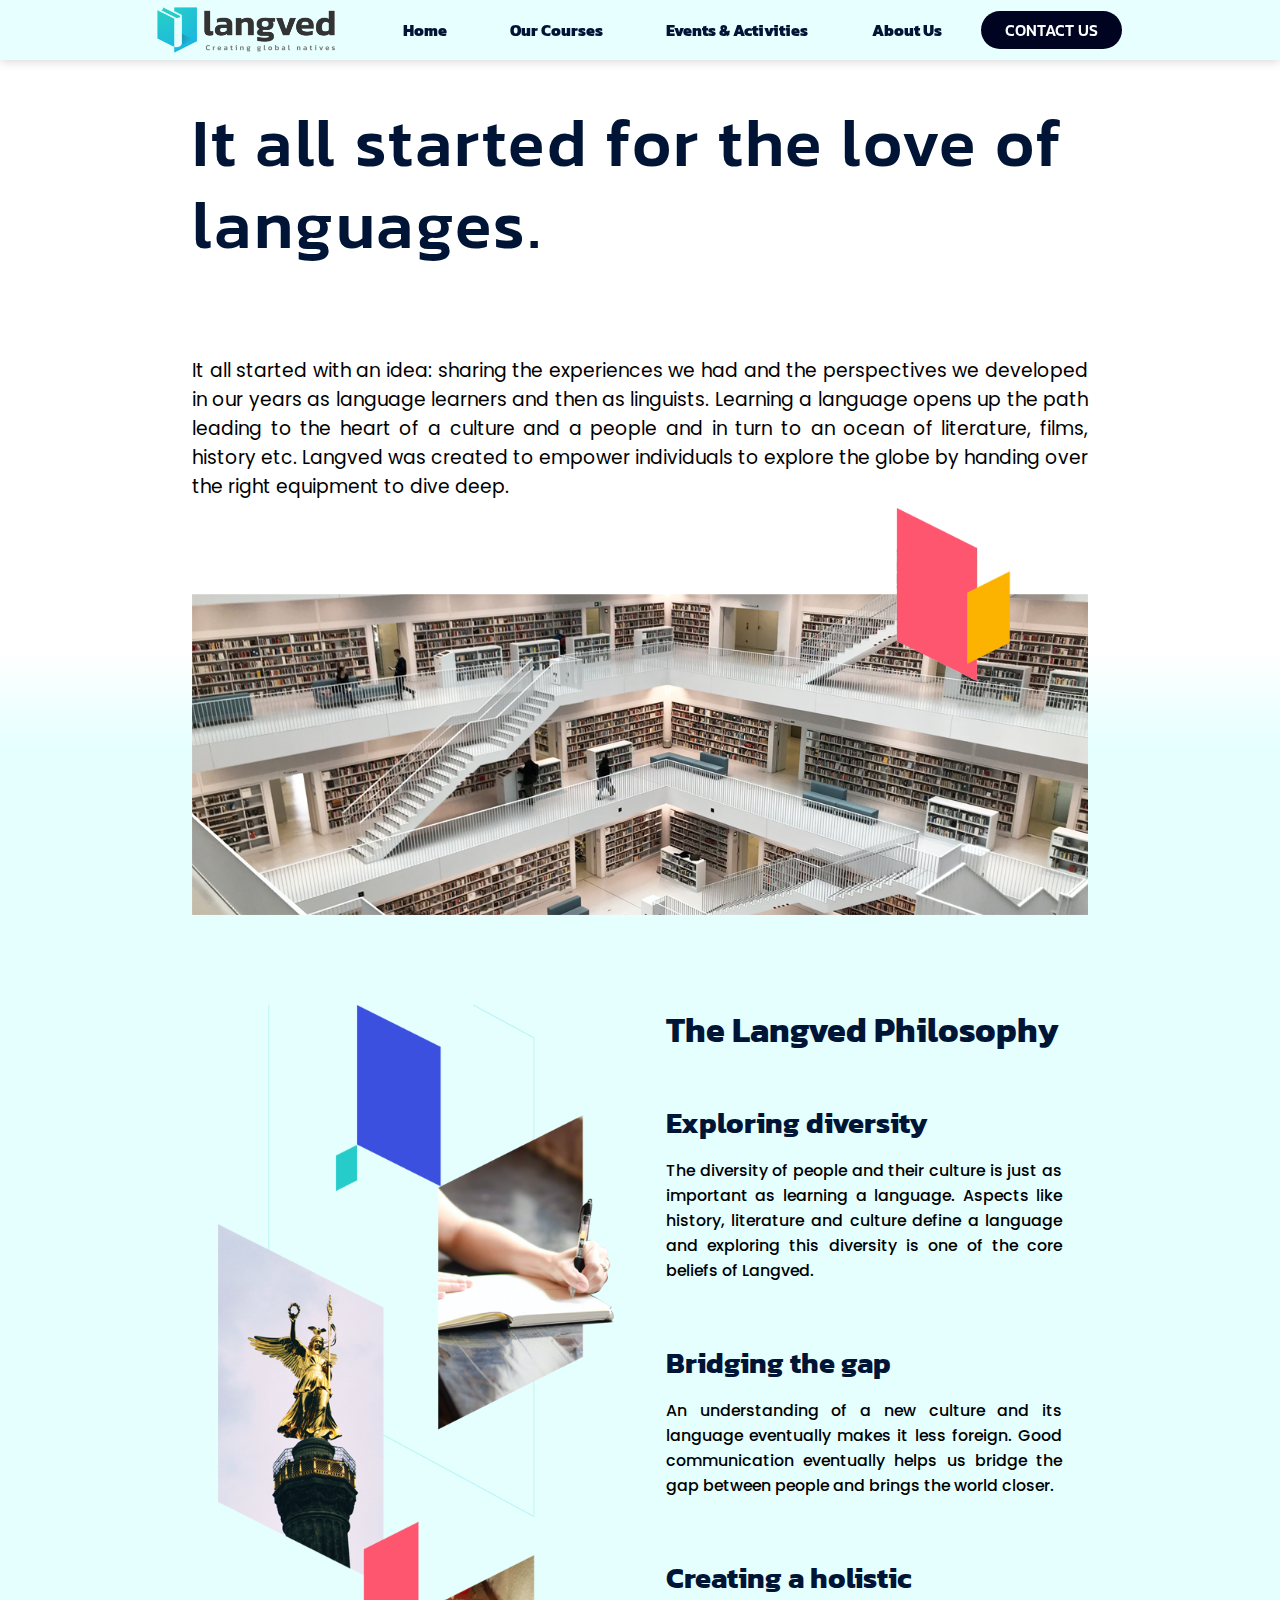
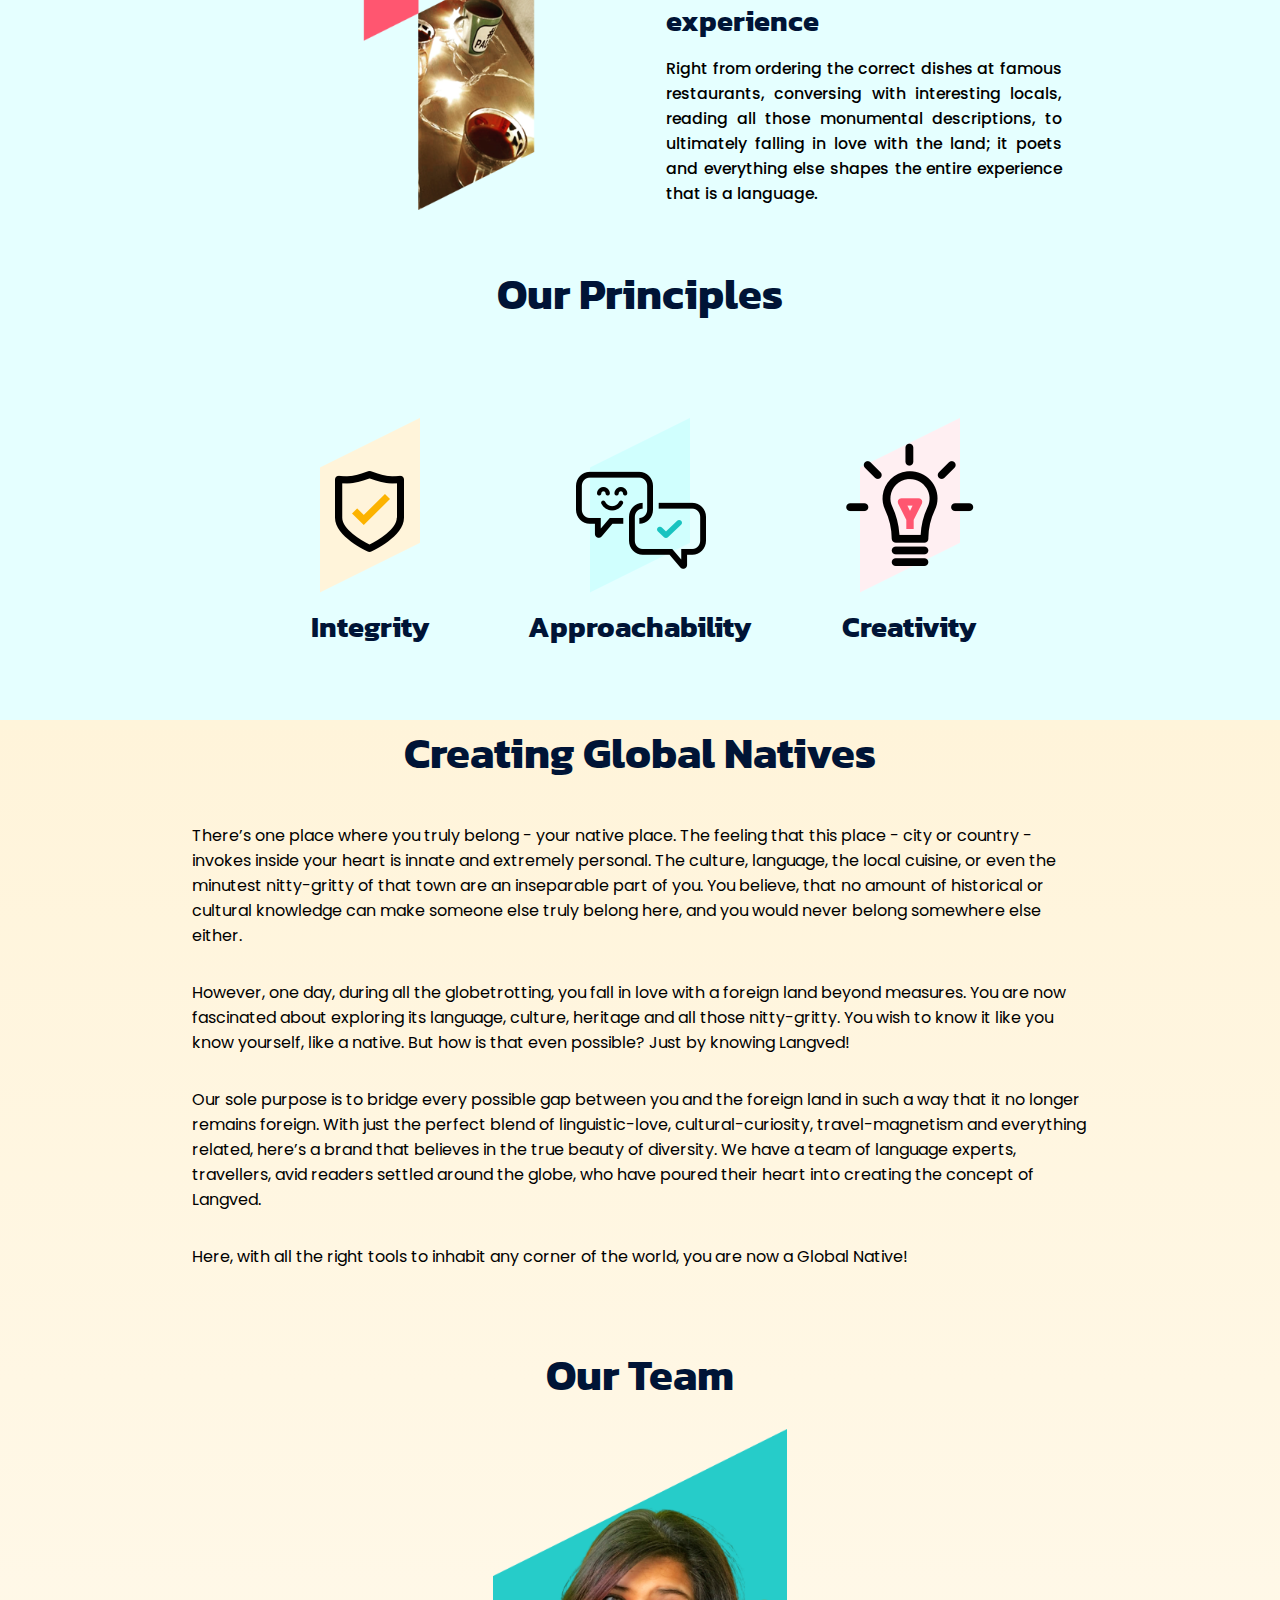
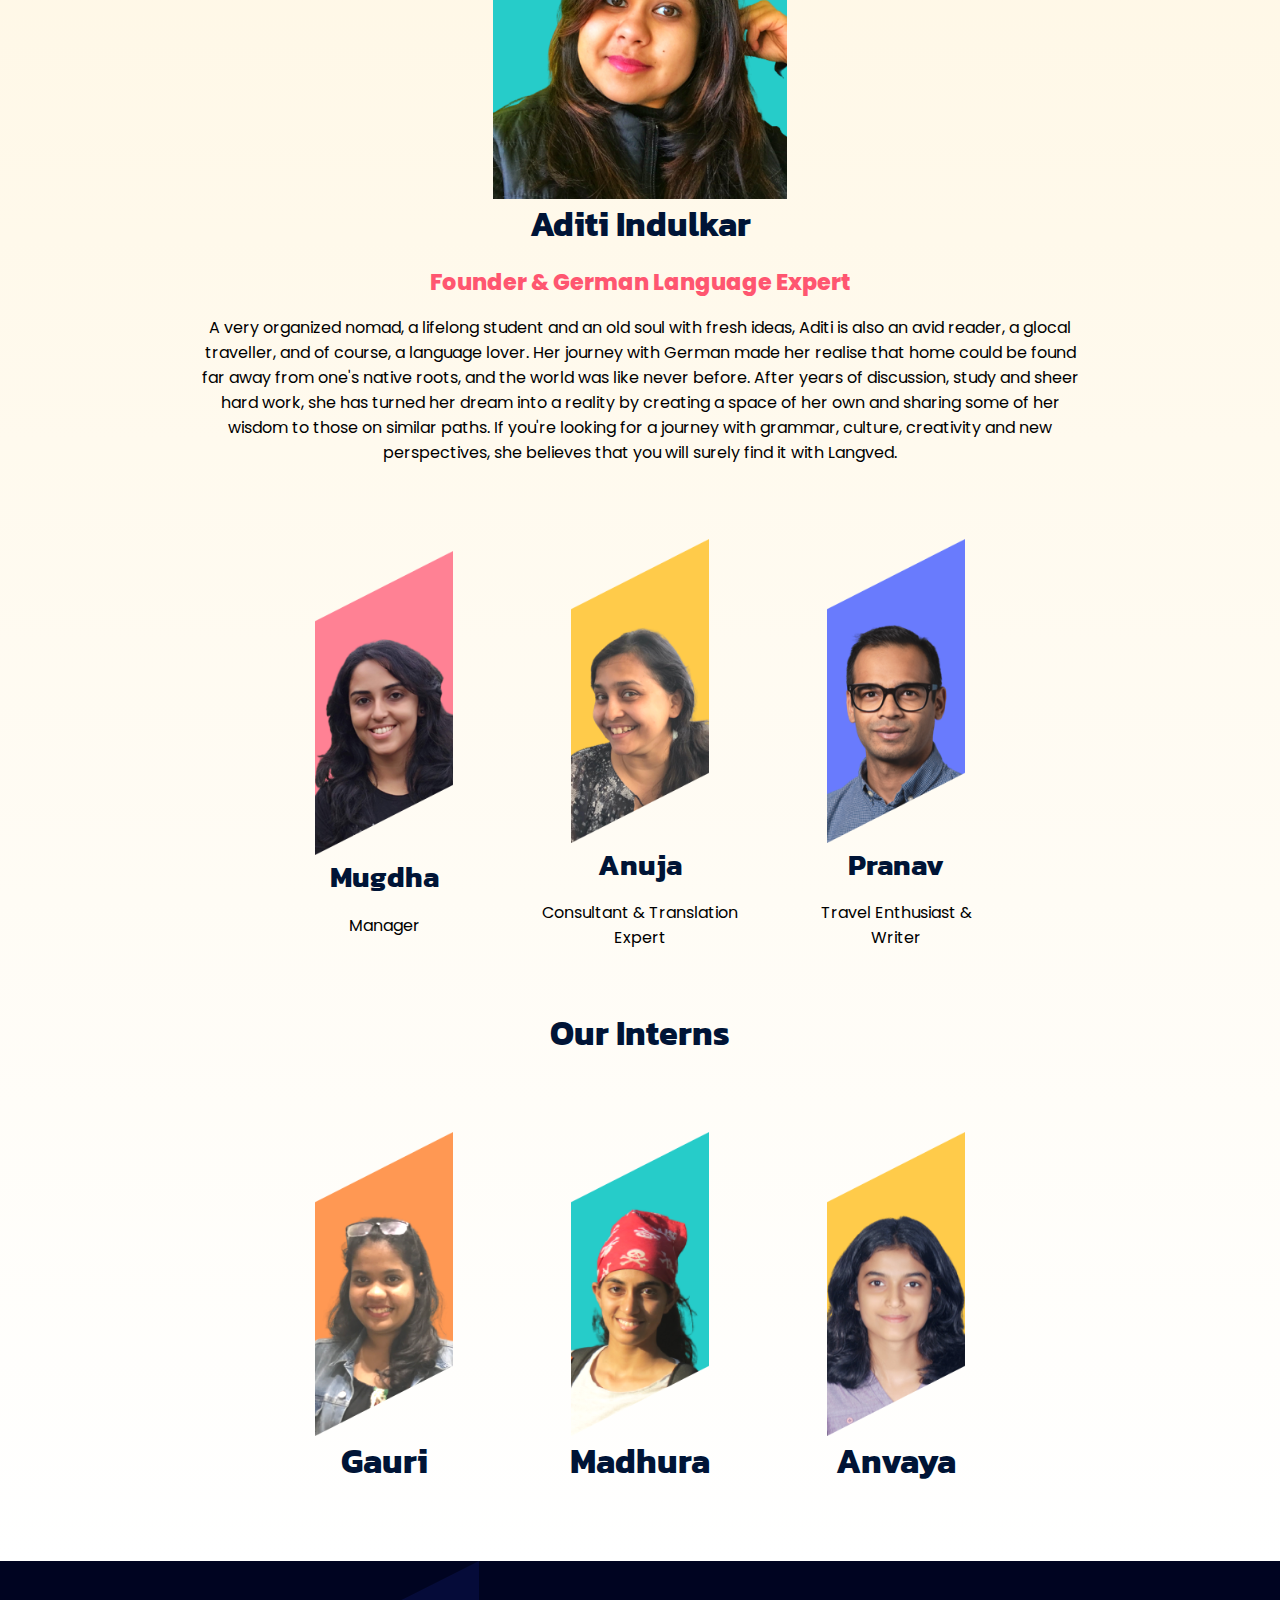
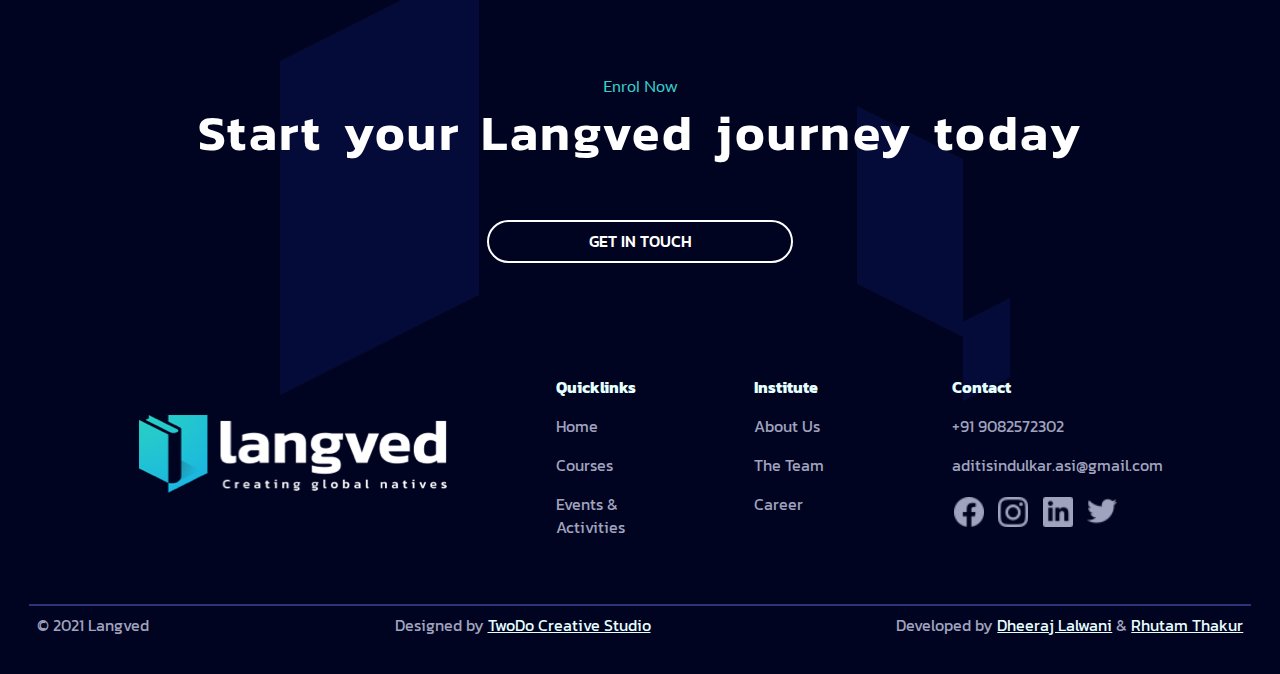
<file: about.html>
<!DOCTYPE html>
<html lang="en">
  <head>
    <meta charset="utf-8" />
    <meta name="viewport" content="width=device-width, initial-scale=1" />
    <title>Langved</title>
    <meta charset="utf-8" />
    <link rel="stylesheet" href="styles/nav.css" />
    <link rel="stylesheet" href="styles/utilities.css" />
    <link rel="stylesheet" href="styles/contact-us.css" />
    <link rel="stylesheet" href="styles/contact-us-mobile.css" />
    <link rel="stylesheet" href="styles/about-us.css" />
    <link rel="stylesheet" href="styles/about-us-mobile.css" />
    <link rel="stylesheet" href="styles/footer.css" />
    <link rel="preconnect" href="https://fonts.googleapis.com" />
    <link rel="preconnect" href="https://fonts.gstatic.com" crossorigin />
    <link
      href="https://fonts.googleapis.com/css2?family=Kanit&family=Lato&family=Poppins&display=swap"
      rel="stylesheet"
    />
    <link
      rel="apple-touch-icon"
      sizes="180x180"
      href="images/Favicon/apple-touch-icon.png"
    />
    <link
      rel="icon"
      type="image/png"
      sizes="32x32"
      href="images/Favicon/favicon-32x32.png"
    />
    <link
      rel="icon"
      type="image/png"
      sizes="16x16"
      href="images/Favicon/favicon-16x16.png"
    />
    <link rel="manifest" href="images/Favicon/site.webmanifest" />
  </head>

  <body>
    <!-- nav bar for each page start -->
    <nav class="desktop-nav sticky">
      <img class="logo" src="images/Logos/PNG/4x/Logo Coloured@4x.png" />
      <a href="/index.html" class="home nav-item">Home</a>
      <a href="/our-courses.html" class="nav-item">Our Courses</a>
      <a href="/#events-and-activities" class="nav-item">Events & Activities</a>
      <a href="/about.html" class="nav-item">About Us</a>
      <a href="#" class="open-contact-us-nav dark-filled-btn nav-item"
        >CONTACT US</a
      >
    </nav>
    <nav class="mobile-nav">
      <div class="nav-header">
        <img class="logo" src="images/Logos/PNG/4x/Logo Coloured@4x.png" />
        <img
          class="ham"
          src="images/icn-hamburgermenu.png"
          srcset="
            images/icn-hamburgermenu@2x.png 2x,
            images/icn-hamburgermenu@3x.png 3x
          "
        />
      </div>

      <a href="/index.html" class="home nav-item">Home</a>
      <a href="/our-courses.html" class="nav-item">Our Courses</a>
      <a href="/#events-and-activities" class="nav-item">Events & Activities</a>
      <a href="/about.html" class="nav-item">About Us</a>
      <a href="#" class="open-contact-us-mob dark-filled-btn nav-item"
        >CONTACT US</a
      >
      <div class="social-media-nav">
        <a
          href="https://www.facebook.com/pages/category/Language-School/Langved-107044444497690"
          target="_blank"
        >
          <img
            class="social-media-img"
            src="images\Hamburger-menu-logos/icn-facebook-small.png"
          />
        </a>
        <a
          href="https://www.instagram.com/langved_in/?utm_medium=copy_link"
          target="_blank"
        >
          <img
            class="social-media-img"
            src="images\Hamburger-menu-logos/icn-instagram-small.png"
          />
        </a>
        <a
          href="https://www.linkedin.com/in/langved-language-institute-14166921a/"
          target="_blank"
        >
          <img
            class="social-media-img"
            src="images\Hamburger-menu-logos/icn-linkedin-small.png"
          />
        </a>
        <a href="https://twitter.com/Langved_in" target="_blank">
          <img
            class="social-media-img"
            src="images\Hamburger-menu-logos/icn-twitter.png"
          />
        </a>
      </div>
    </nav>
    <!-- nav bar for each page end -->
    <header>
      <h1 class="bold-message-about-us">
        It all started for the love of languages.
      </h1>
    </header>
    <!-- Contact Us Starts -->
    <div class="overlay hidden"></div>
    <div class="contact-us hidden">
      <div class="close-contact-us">
        <img
          class=""
          src="images/icn-cross.png"
          srcset="images/icn-cross@2x.png 2x, images/icn-cross@3x.png 3x"
        />
      </div>
      <h3 class="contact-us-title">Contact Us</h3>
      <form class="contact-form" name="submit-to-google-sheet">
        <div class="personal-details">
          <h3 class="form-min-title">Personal Details</h3>
          <div class="name">
            <input
              required
              class="form-input"
              type="text"
              name="firstName"
              id="firstName"
              placeholder="First Name"
            />
            <input
              required
              class="form-input"
              type="text"
              name="lastName"
              id="lastName"
              placeholder="Last Name"
            />
          </div>
          <div class="contact-details">
            <input
              required
              class="form-input"
              type="text"
              name="email"
              id="email"
              placeholder="Email Address"
            />
            <input
              class="form-input"
              type="text"
              name="phone"
              id="phone"
              placeholder="Phone Number"
            />
          </div>
        </div>
        <div class="language">
          <h3 class="form-min-title">Select Language</h3>
          <div class="lang-option-container">
            <div class="german-spanish">
              <label class="radio-label" for="german">
                <input
                  required
                  type="radio"
                  name="language"
                  value="german"
                  id="german"
                />
                <div class="radio-custom">
                  <img
                    class=""
                    src="images/img-bubble-german.png"
                    srcset="
                      images/img-bubble-german@2x.png 2x,
                      images/img-bubble-german@3x.png 3x
                    "
                  />
                  German
                </div>
              </label>
              <label class="radio-label" for="Spanish">
                <input
                  required
                  type="radio"
                  name="language"
                  value="spanish"
                  id="spanish"
                />
                <div class="radio-custom">
                  <img
                    class=""
                    src="images/img-bubble-spanish.png"
                    srcset="
                      images/img-bubble-spanish@2x.png 2x,
                      images/img-bubble-spanish@3x.png 3x
                    "
                  />
                  Spanish
                </div>
              </label>
            </div>
            <div class="french-english">
              <label class="radio-label" for="french">
                <input
                  required
                  type="radio"
                  name="language"
                  value="french"
                  id="french"
                />
                <div class="radio-custom">
                  <img
                    class=""
                    src="images/img-bubble-french.png"
                    srcset="
                      images/img-bubble-french@2x.png 2x,
                      images/img-bubble-french@3x.png 3x
                    "
                  />
                  French
                </div>
              </label>
              <label class="radio-label" for="english">
                <input
                  required
                  type="radio"
                  name="language"
                  value="english"
                  id="english"
                />
                <div class="radio-custom">
                  <img
                    class=""
                    src="images/img-bubble-english.png"
                    srcset="
                      images/img-bubble-english@2x.png 2x,
                      images/img-bubble-english@3x.png 3x
                    "
                  />
                  English
                </div>
              </label>
            </div>
          </div>
        </div>
        <div class="other-details" style="font-family: Kanit">
          <h3 class="form-min-title">Other Details</h3>
          <div class="other-detail-container">
            <select
              class="form-input"
              style="font-family: Kanit"
              name="alreadyCompleted"
              id="alreadyCompleted"
            >
              <option selected disabled>I have already completed...</option>
              <option value="None">None</option>
              <option value="A1 level">A1 level</option>
              <option value="A2 level">A2 level</option>
              <option value="B1 level">B1 level</option>
              <option value="B2 level">B2 level</option>
            </select>
            <select
              class="form-input"
              style="font-family: Kanit"
              name="wantToJoin"
              id="wantToJoin"
            >
              <option selected disabled>I want to join...</option>
              <option value="A1 level">A1 level</option>
              <option value="A2 level">A2 level</option>
              <option value="B1 level">B1 level</option>
              <option value="B2 level">B2 level</option>
              <option value="C1 level">C1 level</option>
              <option value="Other">Other (Specify in comment)</option>
            </select>
          </div>
        </div>
        <textarea
          class="comments"
          name="comments"
          id="comments"
          cols="50"
          rows="5"
          placeholder="Comments"
        ></textarea>
        <input type="hidden" id="date-submitted" name="date-submitted" />
        <input
          class="dark-filled-btn form-submit"
          type="submit"
          value="SUBMIT"
        />
        <p class="contact-message">
          Once you submit the details, someone from our team will get in touch
          soon.
        </p>
      </form>
    </div>
    <!-- Contact Us Ends -->
    <!-- Main message, langved philosophy, principles starts -->
    <div class="about-main-content">
      <div class="about-message">
        It all started with an idea: sharing the experiences we had and the
        perspectives we developed in our years as language learners and then as
        linguists. Learning a language opens up the path leading to the heart of
        a culture and a people and in turn to an ocean of literature, films,
        history etc. Langved was created to empower individuals to explore the
        globe by handing over the right equipment to dive deep.
      </div>
      <div class="about-main-image-container">
        <img
          class="about-main-image"
          src="images/about-us/img-hero-about-us.png"
          srcset="
            images/about-us/img-hero-about-us@2x.png 2x,
            images/about-us/img-hero-about-us@3x.png 3x
          "
        />
      </div>
      <!-- The Langved Philosophy starts -->
      <div class="the-langved-philosophy-container">
        <div class="the-langved-philosophy-image-container desktop">
          <img
            class=""
            src="images/about-us/Langved philosophy 1x.png"
            srcset="images/about-us/Langved philosophy2x.png 2x, images/about-us/Langved philosophy3x.png 3x"
          />
        </div>
        <div class="the-langved-philosophy-content">
          <h3 class="the-langved-philosophy-title">The Langved Philosophy</h3>
          <div class="the-langved-philosophy-images mobile">
            <img
              class=""
              src="images/about-us/img-cluster-1.png"
              srcset="
                images/about-us/img-cluster-1.png 2x,
                images/about-us/img-cluster-1.png 3x
              "
            />
            <img
              class=""
              src="images/about-us/img-cluster-2.png"
              srcset="
                images/about-us/img-cluster-2.png 2x,
                images/about-us/img-cluster-2.png 3x
              "
            />
          </div>

          <div class="philosophy-subsection">
            <h4 class="the-langved-philosophy-subtitle">Exploring diversity</h4>
            <p class="philosophy-message">
              The diversity of people and their culture is just as important as
              learning a language. Aspects like history, literature and culture
              define a language and exploring this diversity is one of the core
              beliefs of Langved.
            </p>
          </div>
          <div class="philosophy-subsection">
            <h4 class="the-langved-philosophy-subtitle">Bridging the gap</h4>
            <p class="philosophy-message">
              An understanding of a new culture and its language eventually
              makes it less foreign. Good communication eventually helps us
              bridge the gap between people and brings the world closer.
            </p>
          </div>
          <div class="philosophy-subsection">
            <h4 class="the-langved-philosophy-subtitle">
              Creating a holistic experience
            </h4>
            <p class="philosophy-message">
              Right from ordering the correct dishes at famous restaurants,
              conversing with interesting locals, reading all those monumental
              descriptions, to ultimately falling in love with the land; it
              poets and everything else shapes the entire experience that is a
              language.
            </p>
          </div>
        </div>
      </div>
      <!-- The Langved Philosophy Ends -->
      <!-- Our Principles starts -->
      <div class="our-principles-container">
        <h2 class="our-principles-title">Our Principles</h2>
        <div class="our-principles-row">
          <div class="principle-container">
            <img
              class="principle-image"
              src="images/about-us/img-intergrity.png"
              srcset="
                images/about-us/img-intergrity@2x.png 2x,
                images/about-us/img-intergrity@3x.png 3x
              "
            />
            <h4 class="principle-subtitle">Integrity</h4>
          </div>
          <div class="principle-container">
            <img
              class="principle-image"
              src="images/about-us/img-approachability.png"
              srcset="
                images/about-us/img-approachability@2x.png 2x,
                images/about-us/img-approachability@3x.png 3x
              "
            />
            <h4 class="principle-subtitle">Approachability</h4>
          </div>
          <div class="principle-container">
            <img
              class="principle-image"
              src="images/about-us/img-creativity.png"
              srcset="
                images/about-us/img-creativity@2x.png 2x,
                images/about-us/img-creativity@3x.png 3x
              "
            />
            <h4 class="principle-subtitle">Creativity</h4>
          </div>
        </div>
      </div>
      <!-- Our Principles Ends -->
    </div>
    <!-- Main message, langved philosophy, principles Ends -->
    <!-- Global Natives, Our team, our interns starts -->
    <div class="about-main-content-2">
      <!-- Creating Global Natives Starts -->
      <h2 class="global-natives-title">Creating Global Natives</h2>
      <p class="global-natives-message">
        There’s one place where you truly belong - your native place. The
        feeling that this place - city or country - invokes inside your heart is
        innate and extremely personal. The culture, language, the local cuisine,
        or even the minutest nitty-gritty of that town are an inseparable part
        of you. You believe, that no amount of historical or cultural knowledge
        can make someone else truly belong here, and you would never belong
        somewhere else either.
      </p>
      <p class="global-natives-message">
        However, one day, during all the globetrotting, you fall in love with a
        foreign land beyond measures. You are now fascinated about exploring its
        language, culture, heritage and all those nitty-gritty. You wish to know
        it like you know yourself, like a native. But how is that even possible?
        Just by knowing Langved!
      </p>
      <p class="global-natives-message">
        Our sole purpose is to bridge every possible gap between you and the
        foreign land in such a way that it no longer remains foreign. With just
        the perfect blend of linguistic-love, cultural-curiosity,
        travel-magnetism and everything related, here’s a brand that believes in
        the true beauty of diversity. We have a team of language experts,
        travellers, avid readers settled around the globe, who have poured their
        heart into creating the concept of Langved.
      </p>
      <p class="global-natives-message">
        Here, with all the right tools to inhabit any corner of the world, you
        are now a Global Native!
      </p>
      <!-- Creating Global Natives Ends -->
      <!-- Our Team starts -->
      <div id="our-team-link" class="our-team-container">
        <h2 class="our-team-title">Our Team</h2>
        <div class="aditi-container">
          <img
            class="aditi-image"
            src="images/about-us/img-aditi.png"
            srcset="
              images/about-us/img-aditi@2x.png 2x,
              images/about-us/img-aditi@3x.png 3x
            "
          />
          <h3 class="our-team-subtitle">Aditi Indulkar</h3>
          <span class="pink-designation">Founder & German Language Expert</span>
        </div>
        <p class="aditi-message">
          A very organized nomad, a lifelong student and an old soul with fresh
          ideas, Aditi is also an avid reader, a glocal traveller, and of
          course, a language lover. Her journey with German made her realise
          that home could be found far away from one's native roots, and the
          world was like never before. After years of discussion, study and
          sheer hard work, she has turned her dream into a reality by creating a
          space of her own and sharing some of her wisdom to those on similar
          paths. If you're looking for a journey with grammar, culture,
          creativity and new perspectives, she believes that you will surely
          find it with Langved.
        </p>
        <div class="our-team-row">
          <div class="member-container">
            <img
              class="member-image"
              src="images/about-us/img-mugdha.png"
              srcset="
                images/about-us/img-mugdha@2x.png 2x,
                images/about-us/img-mugdha@3x.png 3x
              "
            />
            <h4 class="member-name">Mugdha</h4>
            <span class="designation"> Manager </span>
          </div>
          <div class="member-container">
            <img
              class="member-image"
              src="images/about-us/img-anuja.png"
              srcset="
                images/about-us/img-anuja@2x.png 2x,
                images/about-us/img-anuja@3x.png 3x
              "
            />
            <h4 class="member-name">Anuja</h4>
            <span class="designation"> Consultant & Translation Expert </span>
          </div>
          <div class="member-container">
            <img
              class="member-image"
              src="images/about-us/img-pranav.png"
              srcset="
                images/about-us/img-pranav@2x.png 2x,
                images/about-us/img-pranav@3x.png 3x
              "
            />
            <h4 class="member-name">Pranav</h4>
            <span class="designation"> Travel Enthusiast & Writer </span>
          </div>
        </div>
        <!-- Our Team Ends -->
        <!-- Our Interns starts -->
        <h3 class="our-interns-title">Our Interns</h3>
        <div class="our-interns-row">
          <div class="intern-container">
            <img
              class="intern-image"
              src="images/about-us/img-pattern-gauri.png"
              srcset="
                images/about-us/img-pattern-gauri@2x.png 2x,
                images/about-us/img-pattern-gauri@3x.png 3x
              "
            />
            <h3 class="intern-name">Gauri</h3>
          </div>
          <div class="intern-container">
            <img
              class="intern-image"
              src="images/about-us/img-pattern-madhura.png"
              srcset="
                images/about-us/img-pattern-madhura@2x.png 2x,
                images/about-us/img-pattern-madhura@3x.png 3x
              "
            />
            <h3 class="intern-name">Madhura</h3>
          </div>
          <div class="intern-container">
            <img
              class="intern-image"
              src="images/about-us/img-pattern-anvaya.png"
              srcset="
                images/about-us/img-pattern-anvaya@2x.png 2x,
                images/about-us/img-pattern-anvaya@3x.png 3x
              "
            />
            <h3 class="intern-name">Anvaya</h3>
          </div>
        </div>
        <!-- Our Interns Ends -->
      </div>
    </div>
    <!-- Global Natives, Our team, our interns Ends -->
    <!-- Footer for each page Start -->
    <footer>
      <span class="footer-mini-title">Enrol Now</span>
      <h2 class="footer-title">Start your Langved journey today</h2>
      <a href="#" class="open-contact-us light-transparent-btn get-in-touch-btn"
        >GET IN TOUCH</a
      >
      <div class="footer-content">
        <div class="footer-image-container">
          <img src="images/img-logo-white.png" class="footer-image" />
        </div>
        <div class="footer-links-container desktop">
          <div class="quick-links">
            <h5 class="links-title">Quicklinks</h5>
            <a href="/index.html">Home</a>
            <a href="/our-courses.html">Courses</a>
            <a href="/#events-and-activities">Events & Activities</a>
          </div>
          <div class="institute">
            <h5 class="links-title">Institute</h5>
            <a href="/about.html">About Us</a>
            <a href="/index.html#our-team-link">The Team</a>
            <a href="#">Career</a>
          </div>
          <div class="contact">
            <h5 class="links-title">Contact</h5>
            <a href="tel:9082572302">+91 9082572302</a>
            <a href="mailto:aditisindulkar.asi@gmail.com"
              >aditisindulkar.asi@gmail.com</a
            >
            <div class="social-media">
              <a
                href="https://www.facebook.com/pages/category/Language-School/Langved-107044444497690"
                target="_blank"
              >
                <img
                  class="social-media-img"
                  src="images/icn-facebook-small.png"
                  width="30"
                  height="30"
                />
              </a>
              <a href="https://www.instagram.com/langved_in" target="_blank">
                <img
                  class="social-media-img"
                  src="images/icn-instagram-small.png"
                  width="30"
                  height="30"
                />
              </a>
              <a
                href="https://www.linkedin.com/in/langved-language-institute-14166921a/"
                target="_blank"
              >
                <img
                  class="social-media-img"
                  src="images/icn-linkedin-small.png"
                  width="30"
                  height="30"
                />
              </a>
              <a href="https://twitter.com/Langved_in" target="_blank">
                <img
                  class="social-media-img"
                  src="images/icn-twitter.png"
                  width="30"
                  height="30"
                />
              </a>
            </div>
          </div>
        </div>
        <div class="footer-links-container mobile">
          <div class="social-media">
            <a
              href="https://www.facebook.com/pages/category/Language-School/Langved-107044444497690"
              target="_blank"
            >
              <img
                class="social-media-img"
                src="images/icn-facebook-small.png"
              />
            </a>
            <a href="https://www.instagram.com/langved_in" target="_blank">
              <img
                class="social-media-img"
                src="images/icn-instagram-small.png"
              />
            </a>
            <a
              href="https://www.linkedin.com/in/langved-language-institute-14166921a/"
              target="_blank"
            >
              <img
                class="social-media-img"
                src="images/icn-linkedin-small.png"
              />
            </a>
            <a href="https://twitter.com/Langved_in" target="_blank">
              <img class="social-media-img" src="images/icn-twitter.png" />
            </a>
          </div>
          <div class="contact">
            <a href="tel:9082572302">+91 9082572302</a>
            <a href="mailto:aditisindulkar.asi@gmail.com"
              >aditisindulkar.asi@gmail.com</a
            >
          </div>
          <div class="institute">
            <a href="/about.html">About Us</a>
            <a href="/index.html#our-team-link">The Team</a>
            <a href="#">Career</a>
          </div>
        </div>
      </div>
      <hr class="footer-bottom-line" />
      <div class="copyright">
        <span>© 2021 Langved</span>
        <span class="developers">
          Designed by
          <a href="https://wearetwodo.com" target="_blank"
            >TwoDo Creative Studio</a
          ></span
        >
        <span class="developers"
          >Developed by
          <a href="https://twitter.com/DhiruCodes" target="_blank"
            >Dheeraj Lalwani</a
          >
          &
          <a
            href="https://www.linkedin.com/in/rhutam-thakur-60607a1b2"
            target="_blank"
            >Rhutam Thakur</a
          ></span
        >
      </div>
    </footer>
    <!-- Footer for each page End -->
    <script src="scripts/nav.js"></script>
    <script src="scripts/contact-us.js"></script>
  </body>
</html>
</file>
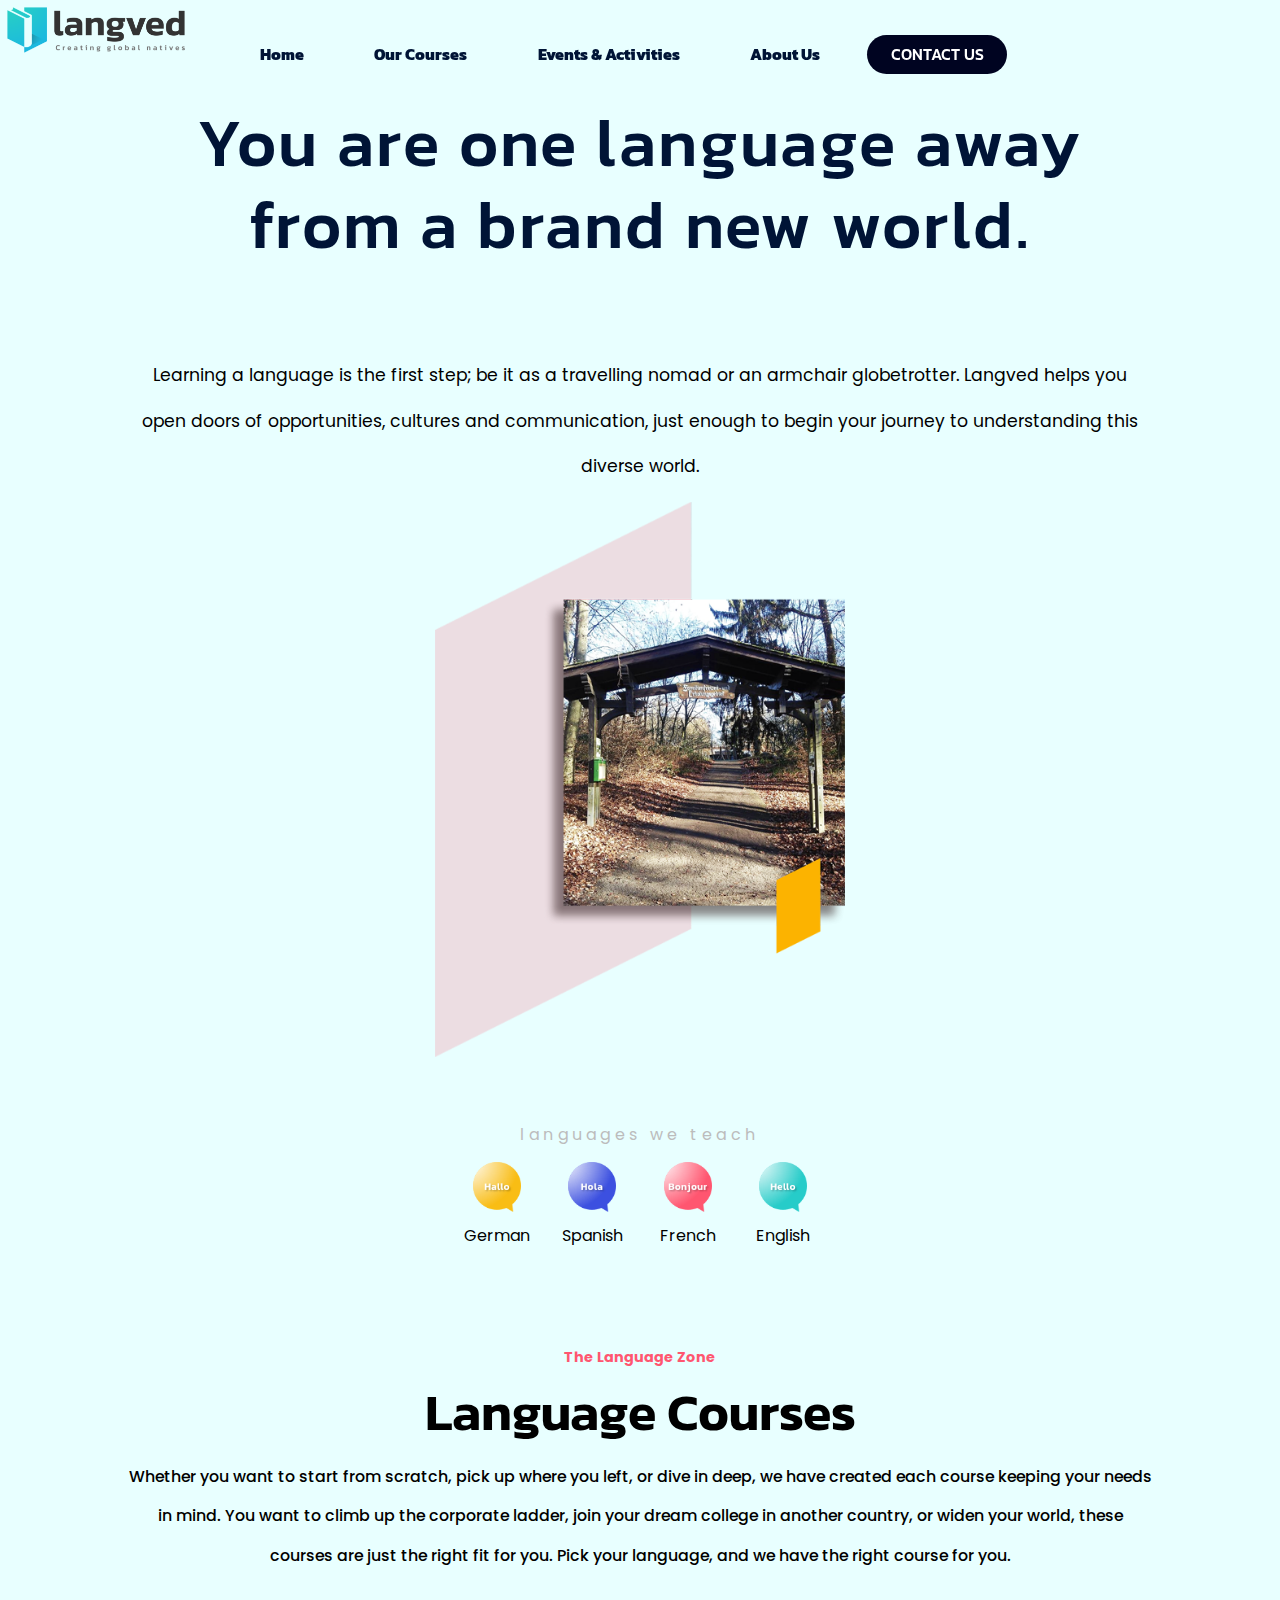
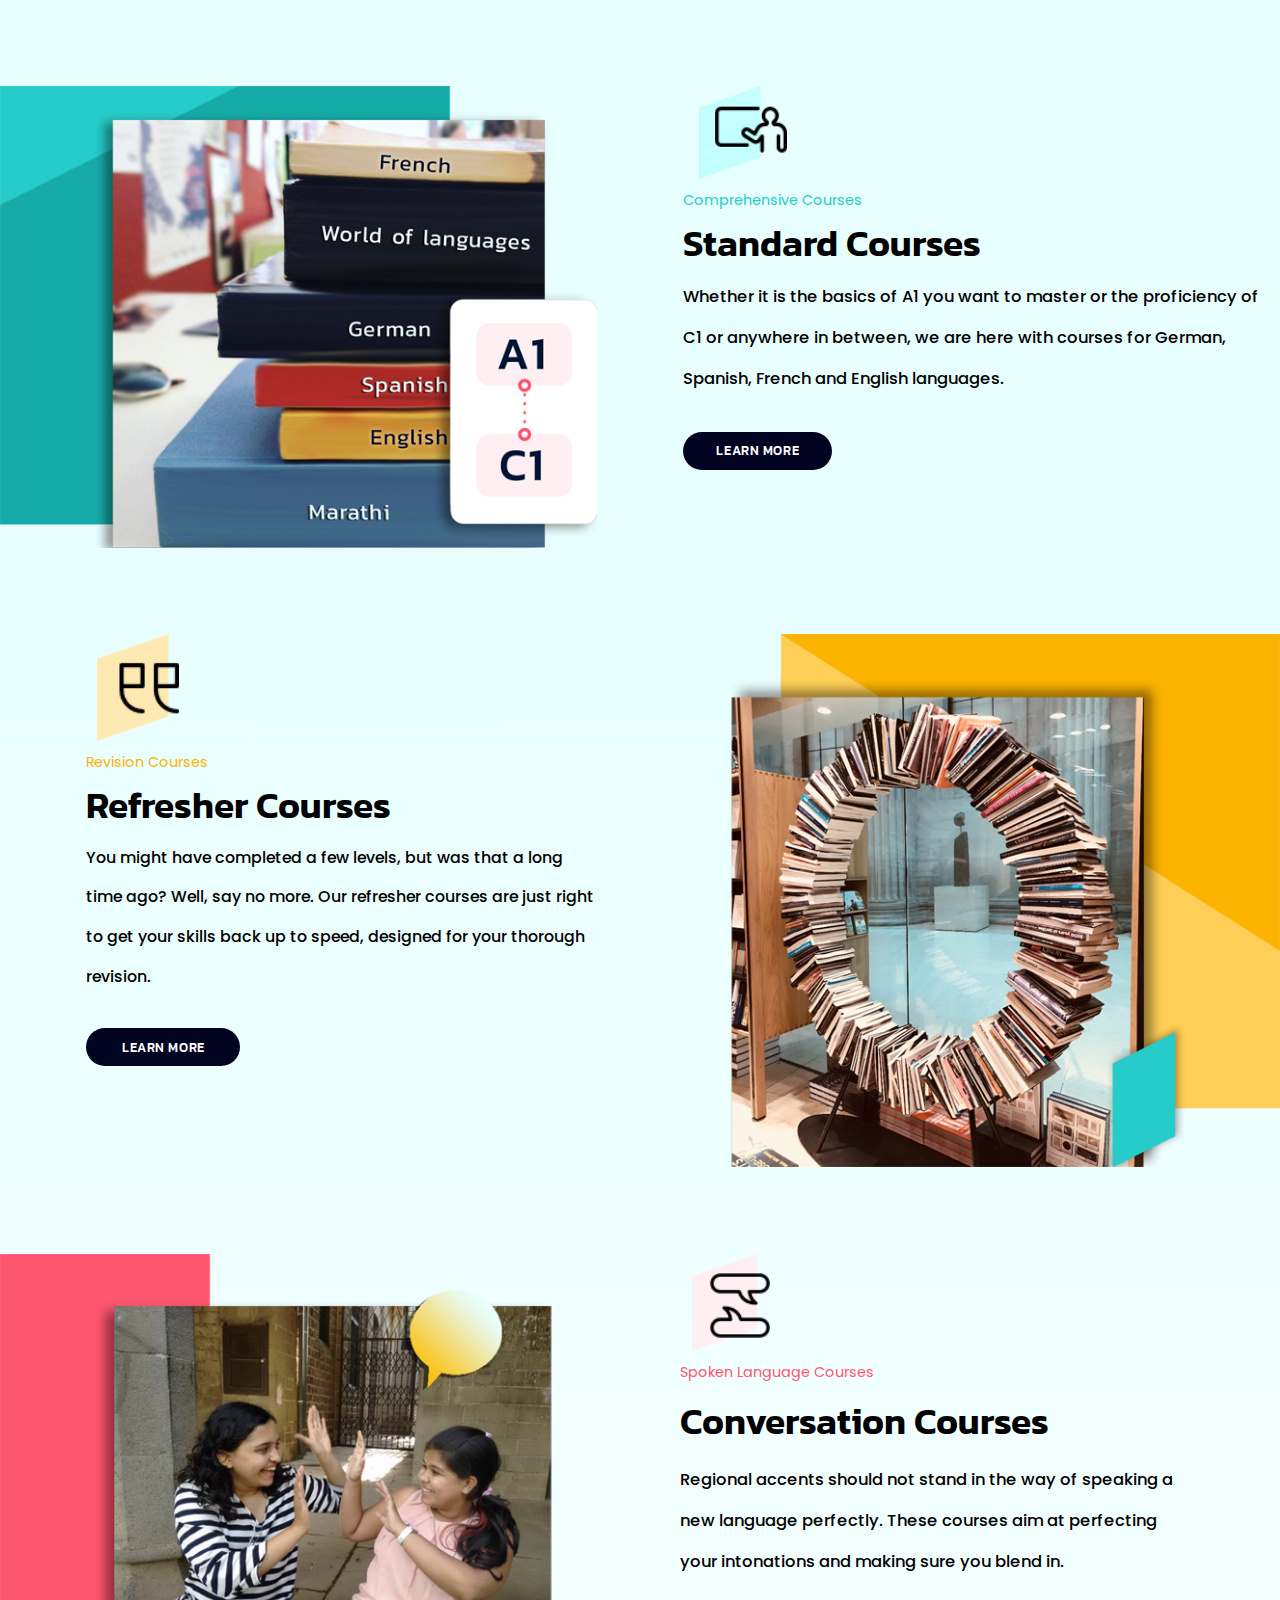
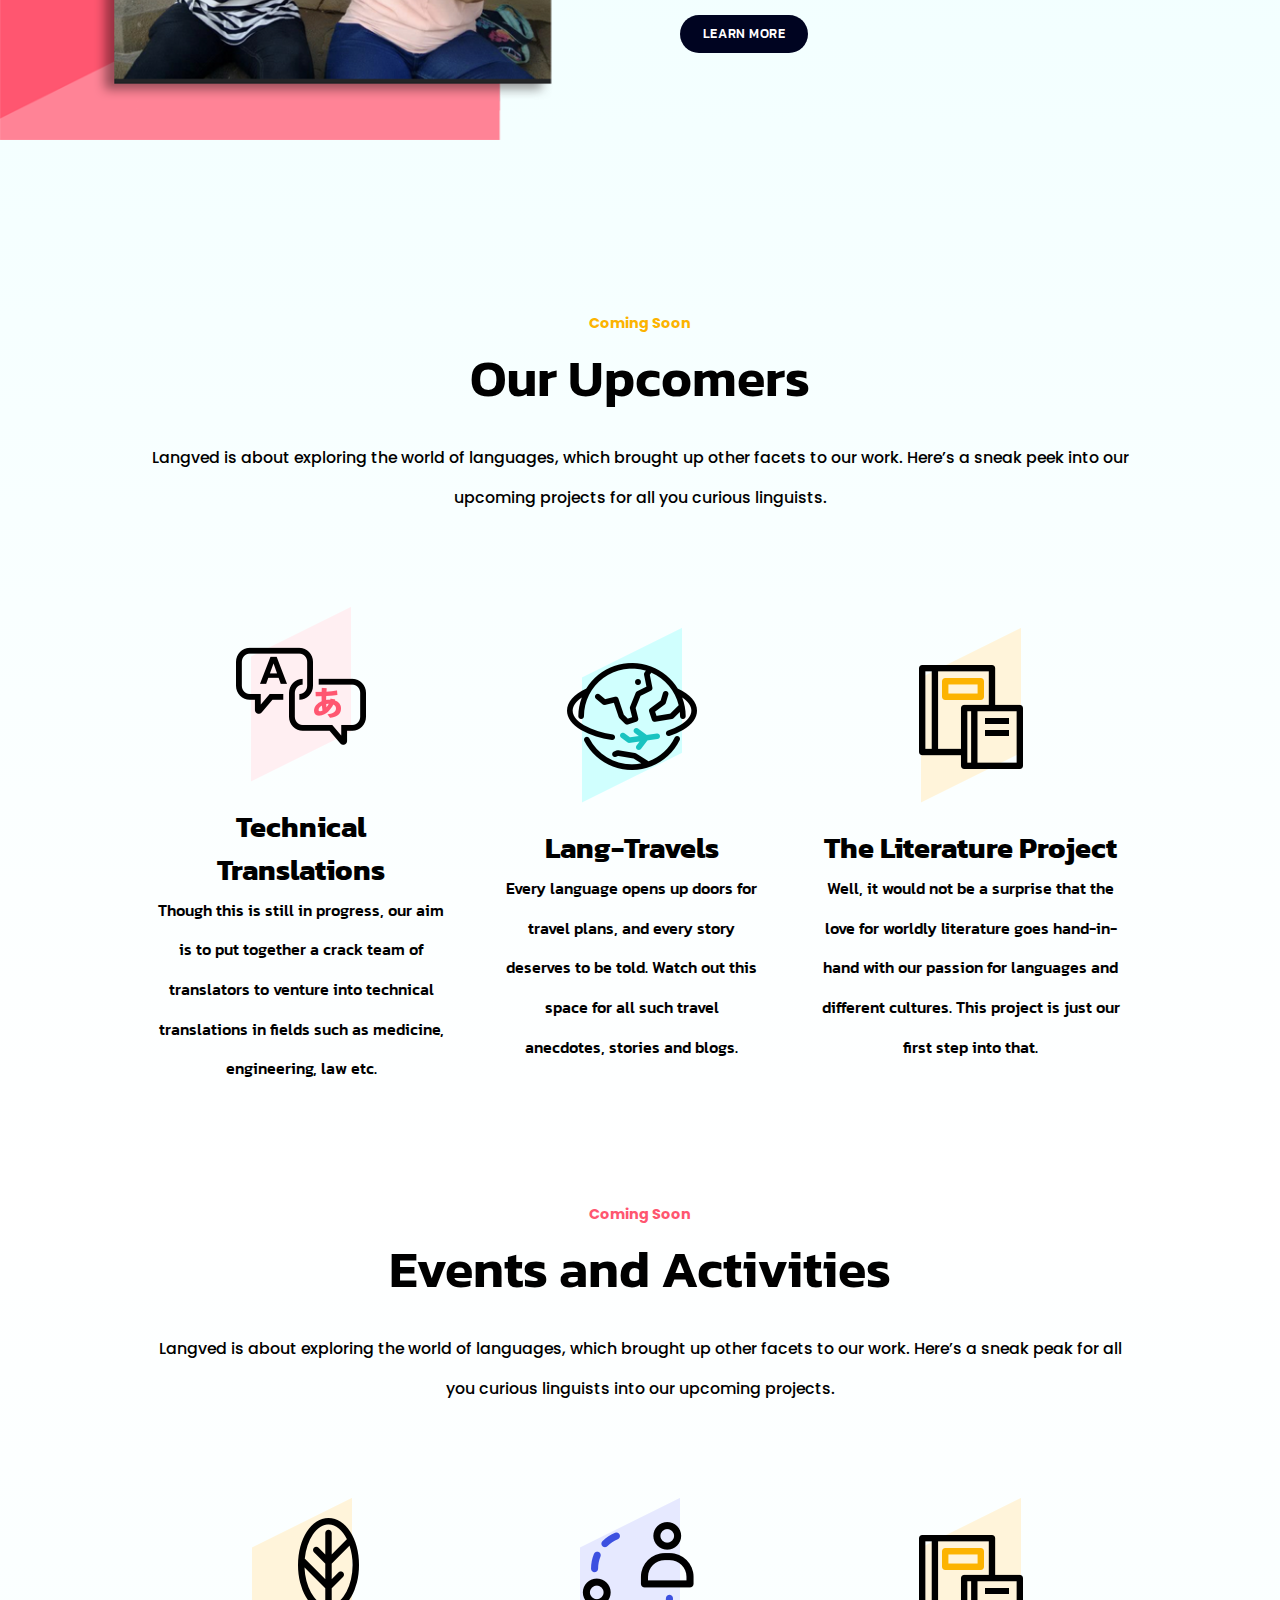
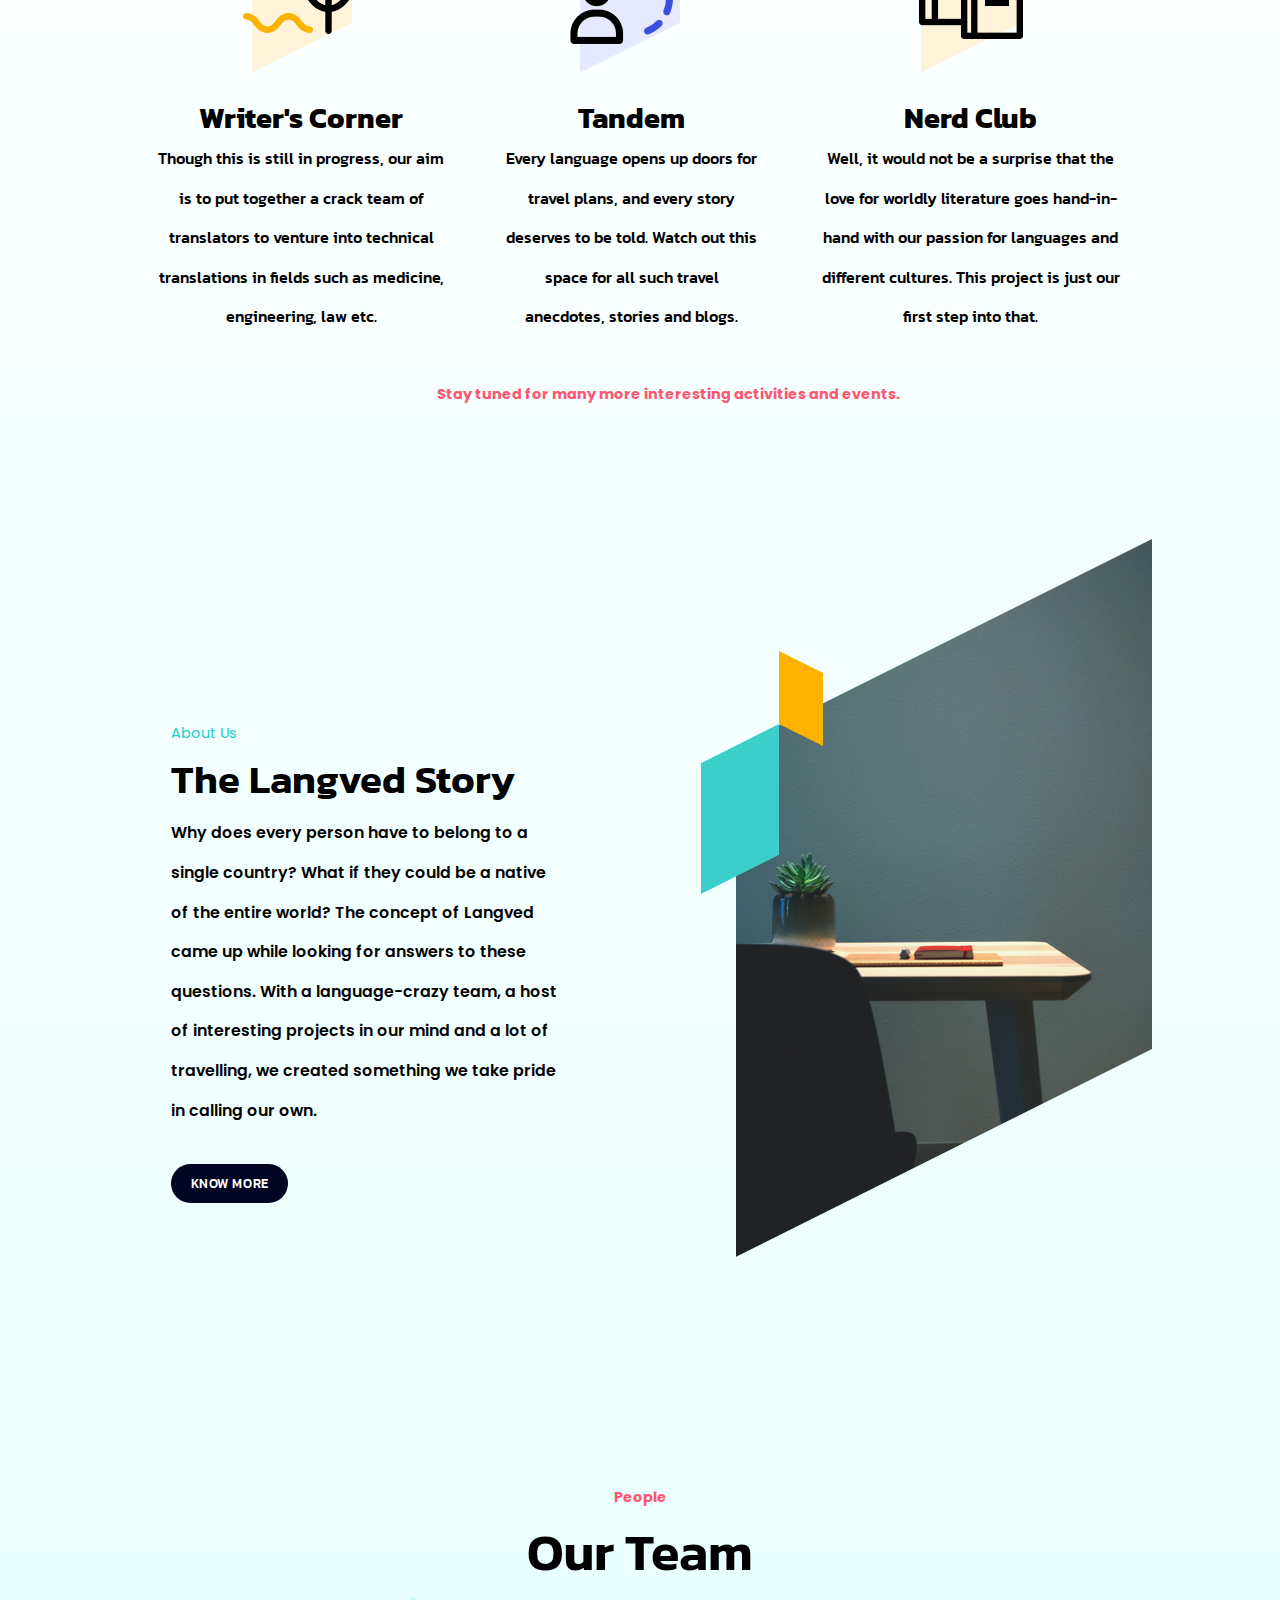
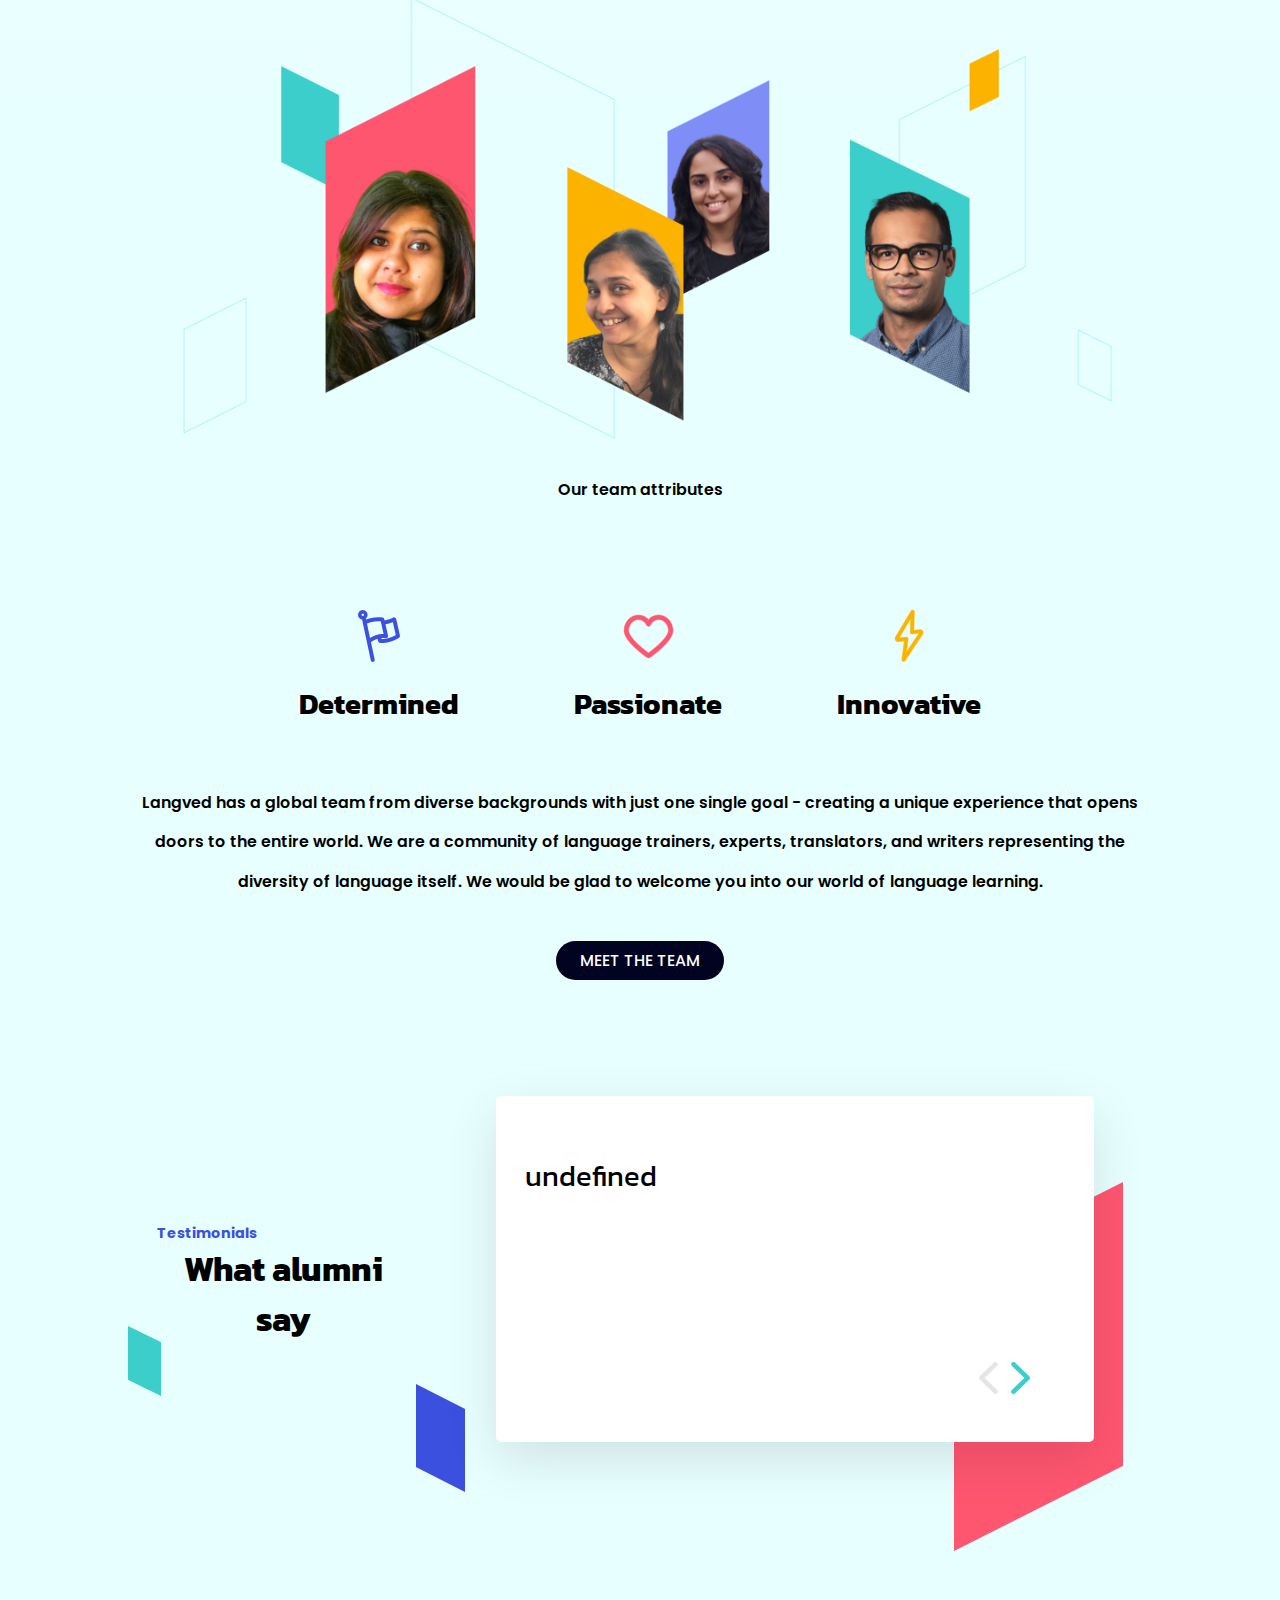
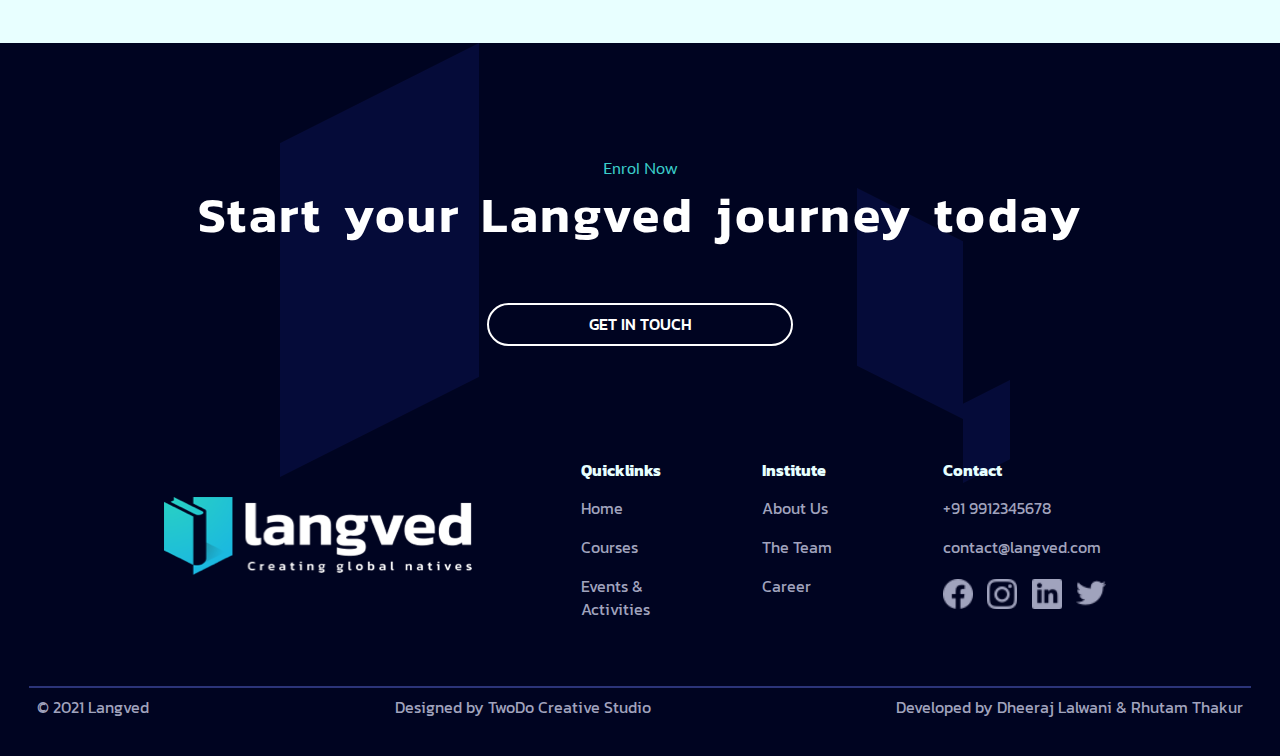
<file: home.html>
<!DOCTYPE html>

<html lang="en">
	
    <head>
		<meta charset="utf-8" />
		<meta name="viewport" content="width=device-width, initial-scale=1" />
		<title>Langved</title>
		<meta name="viewport" content="width=device-width, initial-scale=1"/>
        <link rel="stylesheet" href="styles/nav.css">
        <link rel="stylesheet" href="styles/utilities.css">
        <link rel="stylesheet" href="styles/contact-us.css">
        <link rel="stylesheet" href="styles/contact-us-mobile.css">
		<link rel="stylesheet" href="styles/home.css">
        <link rel="stylesheet" href="styles/home-mobile.css">
        <link rel="stylesheet" href="styles/footer.css">
		<link rel="preconnect" href="https://fonts.googleapis.com">
        <link rel="preconnect" href="https://fonts.gstatic.com" crossorigin>
        <link href="https://fonts.googleapis.com/css2?family=Kanit&family=Lato&family=Poppins&display=swap" rel="stylesheet">
		<link rel="apple-touch-icon" sizes="180x180" href="images/Favicon/apple-touch-icon.png">
		<link rel="icon" type="image/png" sizes="32x32" href="images/Favicon/favicon-32x32.png">
		<link rel="icon" type="image/png" sizes="16x16" href="images/Favicon/favicon-16x16.png">
		<link rel="manifest" href="images/Favicon/site.webmanifest">
	</head>
	
    <body>
        <!-- nav bar for each page start -->
        <nav class="nav sticky">
            <img class="logo" src="images/Logos/PNG/4x/Logo Coloured@4x.png" />
            <a href="/home.html" class="home nav-item">Home</a>
            <a href="/our-courses.html" class="nav-item">Our Courses</a>
            <a href="#" class="nav-item">Events & Activities</a>
            <a href="/about.html" class="nav-item">About Us</a>
            <a href="#" class="open-contact-us dark-filled-btn nav-item">CONTACT US</a>
        </nav>
        <!-- nav bar for each page end -->
        <header>
            <h1 class="bold-message">
				You are one language away from a brand new world.
			</h1>

            <p class="desktop message">
				Learning a language is the first step; be it as a travelling nomad or an
				armchair globetrotter. Langved helps you open doors of opportunities,
				cultures and communication, just enough to begin your journey to
				understanding this diverse world.
			</p>
	
        </header>

        <!-- Contact Us Starts -->
        <div class="overlay hidden"></div>
        <div class="contact-us hidden">
            <div class="close-contact-us">
                <img class="" src="images/icn-cross.png" srcset="images/icn-cross@2x.png 2x, images/icn-cross@3x.png 3x" />
            </div>
            <h3 class="contact-us-title">Contact Us</h3>
            <form class="contact-form" action="" method="post">
                <div class="personal-details">
                    <h3 class="form-min-title">Personal Details</h3>
                    <div class="name">
                        <input class="form-input" type="text" name="firstName" id="firstName" placeholder="First Name">
                        <input class="form-input" type="text" name="lastName" id="lastName" placeholder="Last Name">
                    </div>
                    <div class="contact-details">
                        <input class="form-input" type="text" name="email" id="email" placeholder="Email Address">
                        <input class="form-input" type="text" name="phone" id="phone" placeholder="Phone Number">
                    </div>
                </div>
                <div class="language">
                    <h3 class="form-min-title">Select Language</h3>
                    <div class="lang-option-container">
                        <div class="german-spanish">
                            <label class="radio-label" for="german">
                                <input type="radio" name="language" value="german" id="german">
                                <div class="radio-custom">
                                    <img class="" src="images/img-bubble-german.png" srcset="images/img-bubble-german@2x.png 2x, images/img-bubble-german@3x.png 3x"/>
                                    German
                                </div>
                            </label>
                            <label class="radio-label" for="Spanish">
                                <input type="radio" name="language" value="spanish" id="spanish">
                                <div class="radio-custom">
                                    <img class="" src="images/img-bubble-spanish.png" srcset="images/img-bubble-spanish@2x.png 2x, images/img-bubble-spanish@3x.png 3x"/>
                                    Spanish
                                </div>
                            </label>
                        </div>
                        <div class="french-english">
                            <label class="radio-label" for="french">
                                <input type="radio" name="language" value="french" id="french">
                                <div class="radio-custom">
                                    <img class="" src="images/img-bubble-french.png" srcset="images/img-bubble-french@2x.png 2x, images/img-bubble-french@3x.png 3x"/>
                                    French
                                </div>
                            </label>
                            <label class="radio-label" for="english">
                                <input type="radio" name="language" value="english" id="english">
                                <div class="radio-custom">
                                    <img class="" src="images/img-bubble-english.png" srcset="images/img-bubble-english@2x.png 2x, images/img-bubble-english@3x.png 3x"/>
                                    English
                                </div>
                            </label>
                        </div>
                    </div>

                    </div>
                <div class="other-details" style="font-family: Kanit;">
                    <h3 class="form-min-title">Other Details</h3>
                    <div class="other-detail-container">
                        <select class="form-input" style="font-family: Kanit;" name="alreadyCompleted" id="alreadyCompleted">   
                            <option selected disabled>I have already completed...</option>
                            <option value="option3">None</option>
                            <option value="option1">A1 level</option>
                            <option value="option2">A2 level</option>
                            <option value="option3">B1 level</option>
                            <option value="option3">B2 level</option>
                        </select>
                        <select class="form-input" style="font-family: Kanit;" name="wantToJoin" id="wantToJoin">   
                            <option selected disabled>I want to join...</option>
                            <option value="option1">A1 level</option>
                            <option value="option2">A2 level</option>
                            <option value="option3">B1 level</option>
                            <option value="option3">B2 level</option>
                            <option value="option3">C1 level</option>
                            <option value="option3">Other (Specify in comment) </option>
                        </select>
                    </div>
                </div>
                <textarea class="comments" name="comments" id="comments" cols="50" rows="5" placeholder="Comments"></textarea>
                <input class="dark-filled-btn form-submit" type="submit" value="SUBMIT">
                <p class="contact-message">Once you submit the details, someone from our team will get in touch soon.</p>
            </form>
        </div>
        <!-- Contact Us Ends -->

        <div class="content">
            <div class="mobile image_container">
				<img class="mobile img_hero" src="images/img-hero-m.png" srcset="images/img-hero-m@2x.png 2x, images/img-hero-m@3x.png 3x" />
			</div>
            
            <div class="content-top">
                <p class="mobile message">
                    Learning a language is the first step; be it as a travelling nomad or an
                    armchair globetrotter. Langved helps you open doors of opportunities,
                    cultures and communication, just enough to begin your journey to
                    understanding this diverse world.
                </p>
                <div class="image_container desktop">
                    <img class="img_hero" src="images/img-hero.png" srcset="images/img-hero@2x.png 2x, images/img-hero@3x.png 3x" />
                </div>
        
                <div class="languages_container">
        
                    <p class="small-text">languages we teach</p>
                    <div class="thought-bubbles">
                        <div class="row-1">
                            <div class="bubble">
                                <img class="bubble_img img_bubble_German" src="images/img-bubble-german.png" srcset="images/img-bubble-german@2x.png 2x, images/img-bubble-german@3x.png 3x"/>
                                <span>German</span>
                            </div>
                            <div class="bubble">
                                <img class="bubble_img img_bubble_Spanish" src="images/img-bubble-spanish.png" srcset="images/img-bubble-spanish@2x.png 2x, images/img-bubble-spanish@3x.png 3x"/>
                                <span>Spanish</span>
                            </div>
                        </div>
                        <div class="row-2">
                            <div class="bubble">
                                <img class="bubble_img img_bubble_French" src="images/img-bubble-french.png" srcset="images/img-bubble-french@2x.png 2x, images/img-bubble-french@3x.png 3x"/>
                                <span>French</span>
                            </div>
                            <div class="bubble">
                                <img class="bubble_img img_bubble_English" src="images/img-bubble-english.png" srcset="images/img-bubble-english@2x.png 2x, images/img-bubble-english@3x.png 3x"/>
                                <span>English</span>
                            </div>
                        </div>
                    </div>
                </div>
                <div class="language-courses-container">
                    <h2 class="mini-message" >The Language Zone</h2>
                    <h2 class="large-message">Language Courses</h2>
                    <p class="medium-message">Whether you want to start from scratch, pick up where you left, or dive in deep, we have created each course keeping your needs in mind. You want to climb up the corporate ladder, join your dream college in another country, or widen your world, these courses are just the right fit for you. Pick your language, and we have the right course for you. </p>
                </div>
            </div>
            <div class="content-middle-1">
                <!-- TODO: Combine CSS for <XXX>-courses-container [Check Notes.txt] -->
                    <!-- standard courses container start -->
                <div class="standard-courses-container">
                    <div class="standard-courses-image-container">
                        <img src="images/img-standardcoursebooks.png" srcset="images/img-standardcoursebooks@2x.png 2x, images/img-standardcoursebooks@3x.png 3x" class="standard-courses-container-large-image">
                    </div>
                    <div class="standard-courses-content-container">
                        <img src="images/img-standardcourse.png" srcset="images/img-standardcourse@2x.png 2x, images/img-standardcourse@3x.png 3x" class="standard-courses-container-small-image desktop">
                        <div class="standard-courses-title-set desktop">
                            <span class="mini-message-standard-courses">Comprehensive Courses</span>
                            <h2 class="large-message-standard-courses">Standard Courses</h2>
                        </div>
                        <div class="standard-courses-header mobile">    
                            <img src="images/img-standardcourse.png" srcset="images/img-standardcourse@2x.png 2x, images/img-standardcourse@3x.png 3x" class="standard-courses-container-small-image">
                            <div class="standard-courses-title-set ">
                                <span class="mini-message-standard-courses">Comprehensive Courses</span>
                                <h2 class="large-message-standard-courses">Standard Courses</h2>
                            </div>
                        </div>
                        <p class="medium-message-standard-courses">
                            Whether it is the basics of A1 you want to master or the proficiency of C1 or anywhere in between, we are here with  courses for German, Spanish, French and English languages. 
                        </p>
                        <a href="#" class="learn-more-standard-courses dark-filled-btn">LEARN MORE</a>
                    </div>
                    <!-- standard courses container end -->
                </div>
                    <!-- refresher courses container start -->
                <div class="refresher-courses-container">
                    <div class="desktop refresher-courses-content-container">
                        <img src="images/img-refreshercourse.png" srcset="images/img-refreshercourse@2x.png 2x, images/img-refreshercourse@3x.png 3x" class="refresher-courses-container-small-image">
                        <div class="refresher-courses-header" >
                            <div class="refresher-courses-title-set">
                                <span class="mini-message-refresher-courses">Revision Courses</span>
                                <h2 class="large-message-refresher-courses">Refresher Courses</h2>
                            </div>
                        </div>
                        <p class="medium-message-refresher-courses">
                            You might have completed a few levels, but was that a long time ago? Well, say no more. Our refresher courses are just right to get your skills back up to speed, designed for your thorough revision.
                        </p>
                        <a href="#" class="dark-filled-btn learn-more-refresher-courses">LEARN MORE</a>
                    </div>
                    <div class="desktop refresher-courses-image-container">
                        <img src="images/img-refreshercourses.png" srcset="images/img-refreshercourses@2x.png 2x, images/img-refreshercourses@3x.png 3x" class="refresher-courses-container-large-image">
                    </div>
                    <div class="mobile refresher-courses-image-container">
                        <img src="images/img-refreshercourses.png" srcset="images/img-refreshercourses@2x.png 2x, images/img-refreshercourses@3x.png 3x" class="refresher-courses-container-large-image">
                    </div>
                    <div class="mobile refresher-courses-content-container">
                        <div class="refresher-courses-header">
                            <img src="images/img-refreshercourse.png" srcset="images/img-refreshercourse@2x.png 2x, images/img-refreshercourse@3x.png 3x" class="refresher-courses-container-small-image">
                            <div class="refresher-courses-title-set">
                                <span class="mini-message-refresher-courses">Revision Courses</span>
                                <h2 class="large-message-refresher-courses">Refresher Courses</h2>
                            </div>
                        </div>
                        <p class="medium-message-refresher-courses">
                            You might have completed a few levels, but was that a long time ago? Well, say no more. Our refresher courses are just right to get your skills back up to speed, designed for your thorough revision.
                        </p>
                        <a href="#" class="dark-filled-btn learn-more-refresher-courses">LEARN MORE</a>
                    </div>
                    
                    <!-- refresher courses container end -->
                </div>
                    <!-- conversation courses container start -->
                <div class="conversation-courses-container">
                    <div class="conversation-courses-image-container">
                        <img src="images/img-conversation-courses.png" srcset="images/img-conversation-courses@2x.png 2x, images/img-conversation-courses@3x.png 3x" class="conversation-courses-container-large-image">
                    </div>
                    <div class="conversation-courses-content-container">
                            <img src="images/img-conversation-courses_2.png" srcset="images/img-conversation-courses_2@2x.png 2x, images/img-conversation-courses_2@3x.png 3x" class="conversation-courses-container-small-image desktop">
                            <div class="conversation-courses-title-set desktop">
                                <span class="mini-message-conversation-courses">Spoken Language Courses</span>
                                <h2 class="large-message-conversation-courses">Conversation Courses</h2>
                            </div>
                            <div class="conversation-courses-header mobile">
                                <img src="images/img-conversation-courses_2.png" srcset="images/img-conversation-courses_2@2x.png 2x, images/img-conversation-courses_2@3x.png 3x" class="conversation-courses-container-small-image">
                                <div class="conversation-courses-title-set mobile">
                                    <span class="mini-message-conversation-courses">Spoken Language Courses</span>
                                    <h2 class="large-message-conversation-courses">Conversation Courses</h2>
                                </div>
                            </div>
                        <p class="medium-message-standard-courses">
                            Regional accents should not stand in the way of speaking a new language perfectly. These courses aim at perfecting your intonations and making sure you blend in.
                        </p>
                        <a href="#" class="learn-more-standard-courses dark-filled-btn">LEARN MORE</a>
                    </div>
                </div>
                    <!-- conversation courses container end -->
            </div>

            <div class="content-middle-2">
                <div class="our-upcomers-container">
                    <h2 class="mini-message" style="color:#fcb300;" >Coming Soon</h2>
                    <h2 class="large-message">Our Upcomers</h2>
                    <p class="medium-message-our-upcomers">Langved is about exploring the world of languages, which brought up other facets to our work. Here’s a sneak peek into our upcoming projects for all you curious linguists.</p>
                    <div class="upcomers">
                        <div class="technical-translations">
                            <div class="upcomers-image-container">
                                <img src="images/img-technical-translation.png" srcset="images/img-technical-translation@2x.png 2x, images/img-technical-translation@3x.png 3x" class="img_TechnicalTranslation">
                            </div>
                            <h4 class="upcomers-mini-title">Technical Translations</h4>
                            <p class="upcomers-content">
                                Though this is still in progress, our aim is to put together a crack team of translators to venture into technical translations in fields such as medicine, engineering, law etc.
                            </p>
                        </div>
                        <div class="lang-travels">
                            <div class="upcomers-image-container">
                                <img src="images/img-langtravels.png" srcset="images/img-langtravels@2x.png 2x, images/img-langtravels@3x.png 3x" class="img_Langtravels">
                            </div>
                            <h4 class="upcomers-mini-title">Lang-Travels</h4>
                            <p class="upcomers-content">
                                Every language opens up doors for travel plans, and every story deserves to be told. Watch out this space for all such travel anecdotes, stories and blogs. 
                            </p>
                        </div>
                        <div class="literature-project">
                            <div class="upcomers-image-container">
                                <img src="images/img-literature-projects.png" srcset="images/img-literature-projects@2x.png 2x, images/img-literature-projects@3x.png 3x" class="img_LiteratureProjects">
                            </div>
                            <h4 class="upcomers-mini-title">The Literature Project</h4>
                            <p class="upcomers-content">
                                Well, it would not be a surprise that the love for worldly literature goes hand-in-hand with our passion for languages and different cultures. This  project is just our first step into that.
                            </p>
                        </div>
                    </div>
                </div>
                    <!-- Events and Activities Start -->
                <div class="events-and-activities-container">
                    <h2 class="mini-message" >Coming Soon</h2>
                    <h2 class="large-message">Events and Activities </h2>
                    <p class="medium-message-events-and-activities">Langved is about exploring the world of languages, which brought up other facets to our work. Here’s a sneak peak for all you curious linguists into our upcoming projects.</p>
                    <div class="activities">
                        <div class="technical-translations">
                            <div class="events-and-activities-image-container">
                                <img src="images/img-writers-corner.png" srcset="images/img-writers-corner@2x.png 2x, images/img-writers-corner@3x.png 3x" class="img_Writers_Corner">
                            </div>
                            <h4 class="events-and-activities-mini-title">Writer's Corner</h4>
                            <p class="events-and-activities-content">
                                Though this is still in progress, our aim is to put together a crack team of translators to venture into technical translations in fields such as medicine, engineering, law etc.
                            </p>
                        </div>
                        <div class="lang-travels">
                            <div class="events-and-activities-image-container">
                                <img src="images/img-tandem.png" srcset="images/img-tandem@2x.png 2x, images/img-tandem@3x.png 3x" class="img_Langtravels">
                            </div>
                            <h4 class="events-and-activities-mini-title">Tandem</h4>
                            <p class="events-and-activities-content">
                                Every language opens up doors for travel plans, and every story deserves to be told. Watch out this space for all such travel anecdotes, stories and blogs. 
                            </p>
                        </div>
                        <div class="literature-project">
                            <div class="events-and-activities-image-container">
                                <img src="images/img-literature-projects.png" srcset="images/img-literature-projects@2x.png 2x, images/img-literature-projects@3x.png 3x" class="img_LiteratureProjects">
                            </div>
                            <h4 class="events-and-activities-mini-title">Nerd Club</h4>
                            <p class="events-and-activities-content">
                                Well, it would not be a surprise that the love for worldly literature goes hand-in-hand with our passion for languages and different cultures. This  project is just our first step into that.
                            </p>
                        </div>
                    </div>
                    <div class="stay-tuned desktop">
                        <img src="images/icn-cal.png"
                        srcset="images/icn-cal@2x.png 2x,
                                images/icn-cal@3x.png 3x"
                        class="icon_cal">
                    <h2 class="events-and-activities-mini-message" >Stay tuned for many more interesting activities and events.</h2>
                    </div>
                </div>
                    <!-- Events and Activities End -->
                    <!-- About Us Start -->
                <div class="about-us-content-container">
                    <div class="about-us-content">
                        <img src="images/img-langved-story.png"
                        srcset="images/img-langved-story@2x.png 2x,
                                images/img-langved-story@3x.png 3x"
                        class="mobile the-langved-story-img">
                        <div class="top-messsages-about-us">
                            <span class="mini-message-langved-story">About Us</span>
                            <h2 class="large-message-langved-story large-message-standard-courses">The Langved Story</h2>
                        </div>
                        <p class="medium-message-about-us">
                            Why does every person have to belong to a single country? What if they could be a native of the entire world? The concept of Langved came up while looking for answers to these questions. With a language-crazy team, a host of interesting projects in our mind and a lot of travelling, we created something we take pride in calling our own.  
                        </p>
                        <a href="#" class="learn-more-standard-courses dark-filled-btn">KNOW MORE</a>
                    </div>
                    <img src="images/img-langved-story1.png"
                        srcset="images/img-langved-story1@2x.png 2x,
                                images/img-langved-story1@3x.png 3x"
                        class="desktop the-langved-story-img">
                </div>
                    <!-- About Us End -->
                    <!-- Our Team Start -->
                <div class="our-team-container">
                    <h2 class="mini-message" >People</h2>
                    <h2 class="large-message">Our Team</h2>
                    <img src="images/img-our-team.png"
                        srcset="images/img-our-team@2x.png 2x,
                                images/img-our-team@3x.png 3x"
                        class="img_OurTeam">
                    <div class="our-attributes-container">
                        <span class="message-our-team">Our team attributes</span>
                        <div class="actual-attributes-container">
                            <div class="determined">
                                <img src="images/icn-determined.png" srcset="images/icn-determined@2x.png 2x, images/icn-determined@3x.png 3x">
                                <h4 class="attributes-mini-title" >Determined</h4>
                            </div>
                            <div class="passionate">
                                <img src="images/icn-passionate.png" srcset="images/icn-passionate@2x.png 2x, images/icn-passionate@3x.png 3x">
                                <h4 class="attributes-mini-title">Passionate</h4>
                            </div>
                            <div class="innovative">
                                <img src="images/icn-innovative.png" srcset="images/icn-innovative@2x.png 2x, images/icn-innovative@3x.png 3x">
                                <h4 class="attributes-mini-title">Innovative</h4>
                            </div>
                        </div>
                        <p class="our-attributes-message">
                            Langved has a global team from diverse backgrounds with just one single goal - creating a unique experience that opens doors to the entire world. We are a community of language trainers, experts, translators, and writers representing the diversity of language itself. We would be glad to welcome you into our world of language learning. <br><br>
                            <a href="#" class="dark-filled-btn">MEET THE TEAM</a>
                        </p>
                    </div>
                    <!-- Our Team End -->
                </div>
                    <!-- Testimonials Start -->
                <div class="testimonials-container">
                    <div class="testimonials-heading">
                        <span class="mini-message-testimonials">Testimonials</span>
                        <h3>What alumni say</h3>
                    </div>
                    <div class="testimonials-message">
                        <p id="message">
                        </p>
                        <div class="testimonial-btns">
                            <button class="testimonial-arrow testimonial-arrow-left"><img src="images/img-arrow-grey.png" srcset="images/img-arrow-grey@2x.png 2x, images/img-arrow-grey@3x.png 3x"></button>
                            <button class="testimonial-arrow testimonial-arrow-right"><img src="images/img-arrow-teal.png" srcset="images/img-arrow-teal@2x.png 2x, images/img-arrow-teal@3x.png 3x"></button>
                        </div>
                    </div>
                    <img class="testimonial-pattern-red" src="images/img-pattern-red.png" srcset="images/img-pattern-red@2x.png 2x, images/img-pattern-red@3x.png 3x">
                    
                    
                    <!-- <img class="testimonial-pattern-yellow" src="images/img-pattern-yellow.png" srcset="images/img-pattern-yellow@2x.png 2x, images/img-pattern-yellow@3x.png 3x"> -->
                    <img class="testimonial-pattern-blue" src="images/img-pattern-blue.png" srcset="images/img-pattern-blue@2x.png 2x, images/img-pattern-blue@3x.png 3x">
                    <img class="testimonial-pattern-teal" src="images/img-pattern-teal.png" srcset="images/img-pattern-teal@2x.png 2x, images/img-pattern-teal@3x.png 3x">
                </div>
                    <!-- Testimonials End -->
            </div>
        
            <!-- Footer for each page Start -->
            <footer>
                <span class="footer-mini-title">Enrol Now</span>
                <h2 class="footer-title">Start your Langved journey today</h2>
                <a href="#" class="light-transparent-btn get-in-touch-btn">GET IN TOUCH</a>
                <div class="footer-content">
                    <div class="footer-image-container">
                        <img src="images/img-logo-white.png" />
                    </div>
                    <div class="footer-links-container desktop">
                        <div class="quick-links">
                            <h5 class="links-title">Quicklinks</h5>
                            <a href="#">Home</a>
                            <a href="#">Courses</a>
                            <a href="#">Events & Activities</a>
                        </div>
                        <div class="institute">
                            <h5 class="links-title">Institute</h5>
                            <a href="#">About Us</a>
                            <a href="#">The Team</a>
                            <a href="#">Career</a>
                        </div>
                        <div class="contact">
                            <h5 class="links-title">Contact</h5>
                            <a href="tel:9912345678">+91 9912345678</a>
                            <a href="mailto:contact@langved.com">contact@langved.com</a>
                            <div class="social-media">
                                <a href="https://www.instagram.com/langved_in/?utm_medium=copy_link">
                                    <img class="social-media-img" src="images/icn-facebook-small.png"width="30" height="30">
                                </a>
                                <a href="https://www.instagram.com/langved_in/?utm_medium=copy_link">
                                    <img class="social-media-img" src="images/icn-instagram-small.png"width="30" height="30">
                                </a>
                                <a href="https://www.instagram.com/langved_in/?utm_medium=copy_link">
                                    <img class="social-media-img" src="images/icn-linkedin-small.png"width="30" height="30">
                                </a>
                                <a href="https://www.instagram.com/langved_in/?utm_medium=copy_link">
                                    <img class="social-media-img" src="images/icn-twitter.png"width="30" height="30">
                                </a>
                            </div>
                        </div>
                    </div>
                    <div class="footer-links-container mobile">
                        <div class="social-media">
                            <a href="https://www.instagram.com/langved_in/?utm_medium=copy_link">
                                <img class="social-media-img" src="images/icn-facebook-small.png">
                            </a>
                            <a href="https://www.instagram.com/langved_in/?utm_medium=copy_link">
                                <img class="social-media-img" src="images/icn-instagram-small.png">
                            </a>
                            <a href="https://www.instagram.com/langved_in/?utm_medium=copy_link">
                                <img class="social-media-img" src="images/icn-linkedin-small.png">
                            </a>
                            <a href="https://www.instagram.com/langved_in/?utm_medium=copy_link">
                                <img class="social-media-img" src="images/icn-twitter.png">
                            </a>
                        </div>
                        <div class="contact">
                            <a href="tel:9912345678">+91 9912345678</a>
                            <a href="mailto:contact@langved.com">contact@langved.com</a>
                        </div>
                        <div class="institute">
                            <a href="#">About Us</a>
                            <a href="#">The Team</a>
                            <a href="#">Career</a>
                        </div> 
                    </div>
                </div>
                <hr class="footer-bottom-line">
                <div class="copyright">
                    <span>© 2021 Langved</span>
                    <span class="developers" >Designed by TwoDo Creative Studio</span>
                    <span class="developers" >Developed by Dheeraj Lalwani & Rhutam Thakur</span>
                </div>
            </footer>
            <!-- Footer for each page End -->
        </div>
        <script src="scripts/testimonial.js"></script>
        <script src="scripts/contact-us.js"></script>
	</body>
</html>
</file>
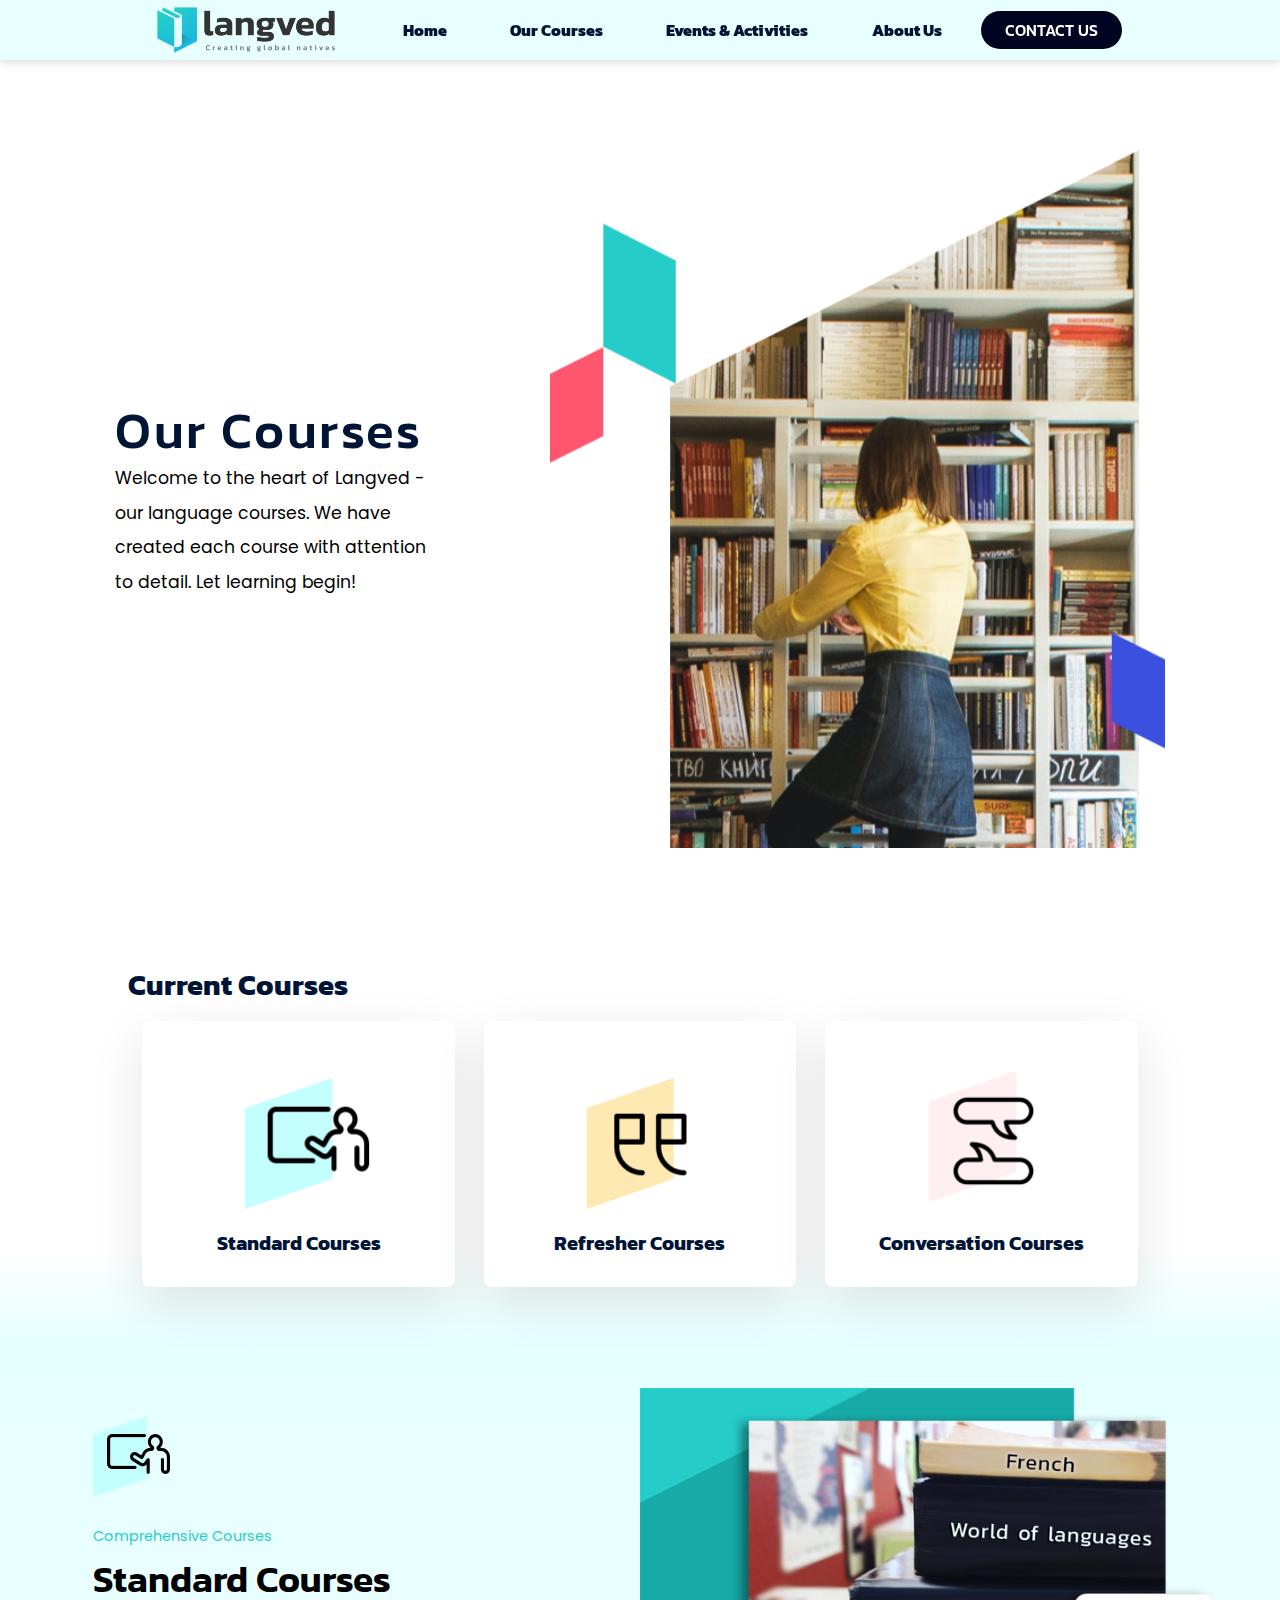
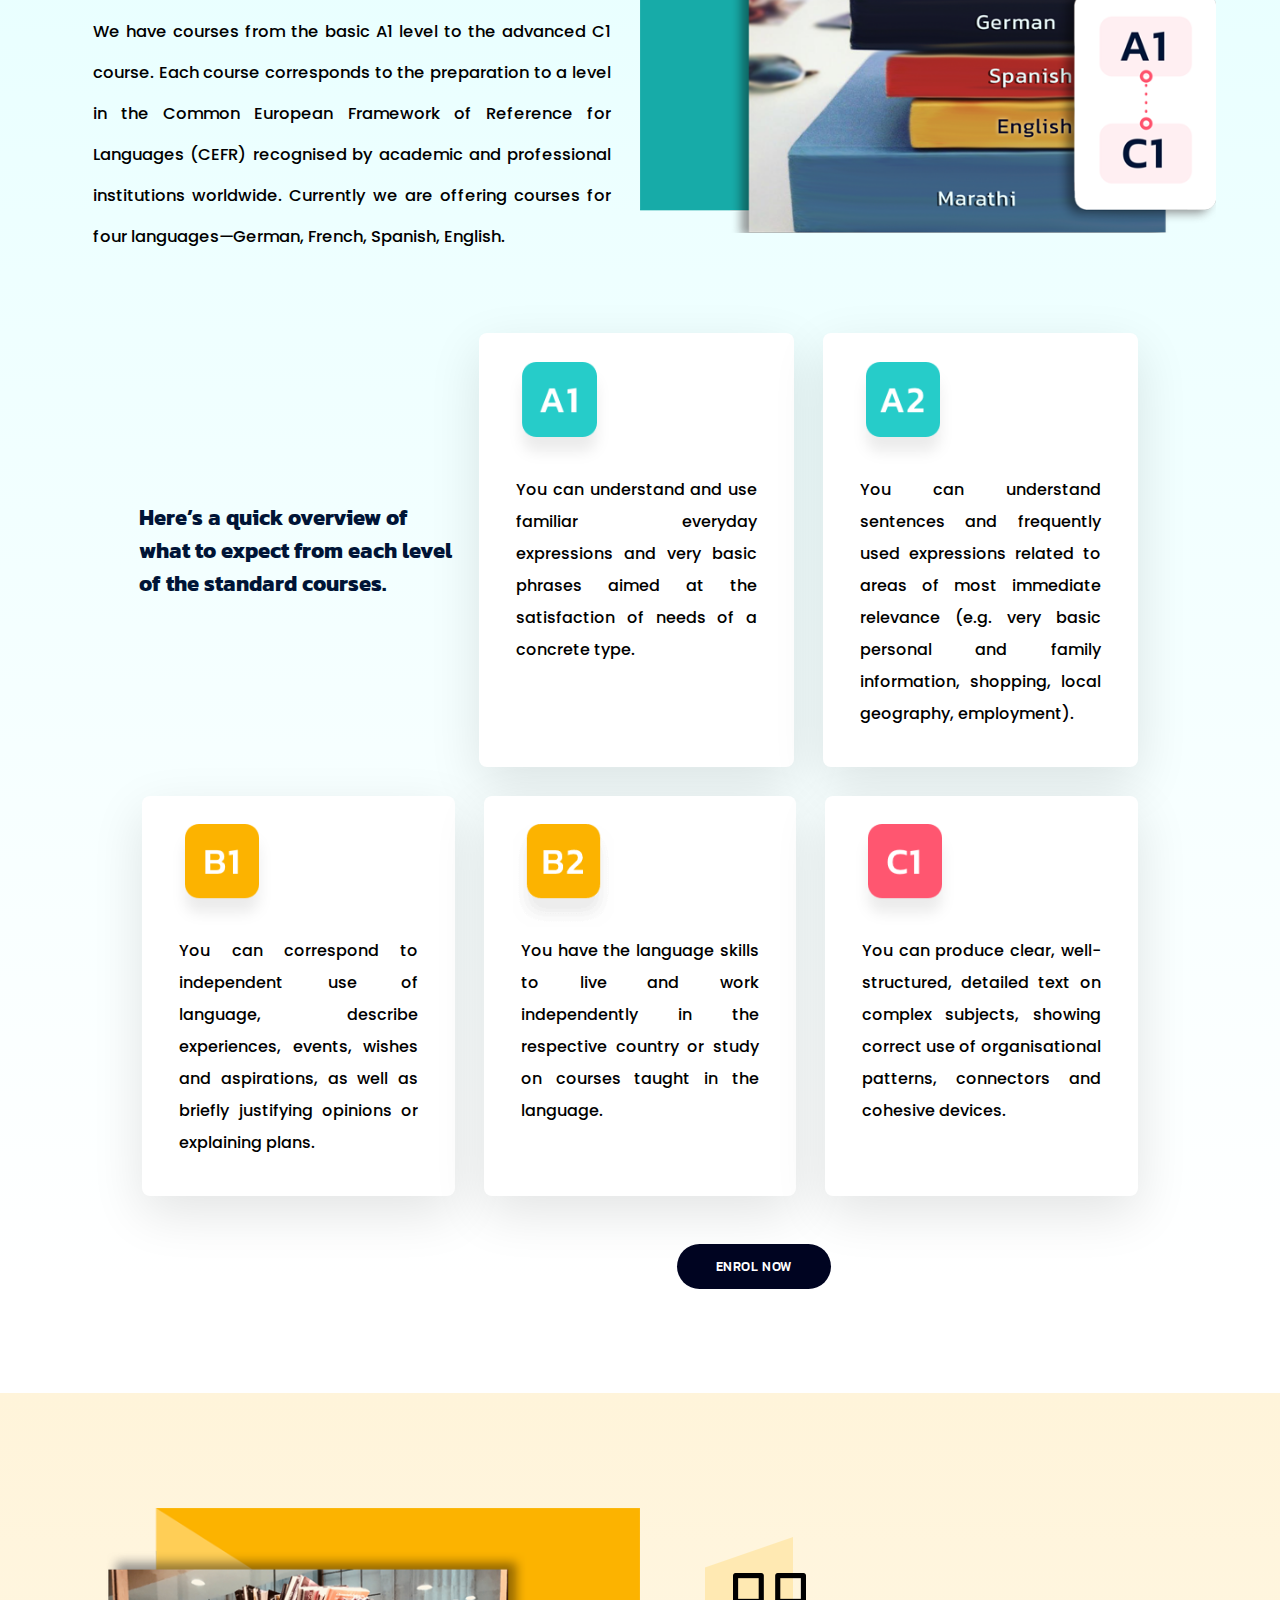
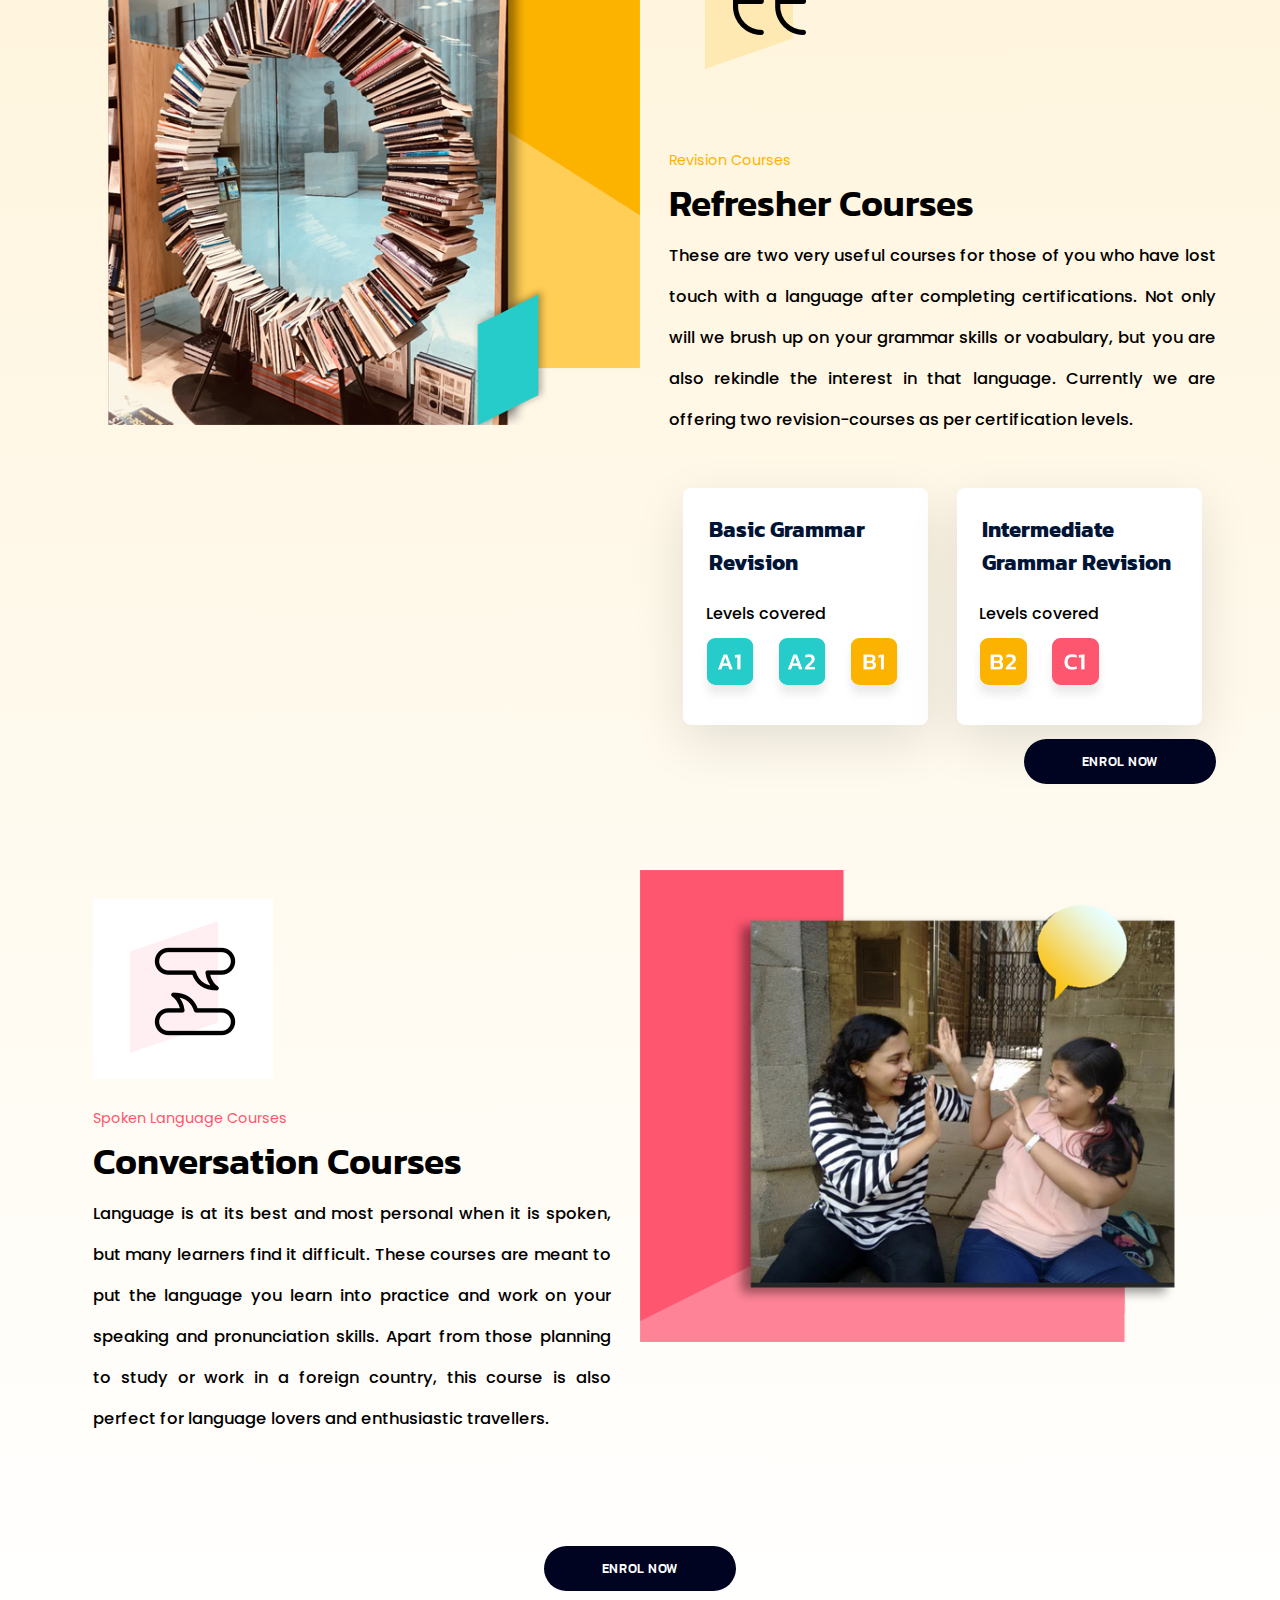
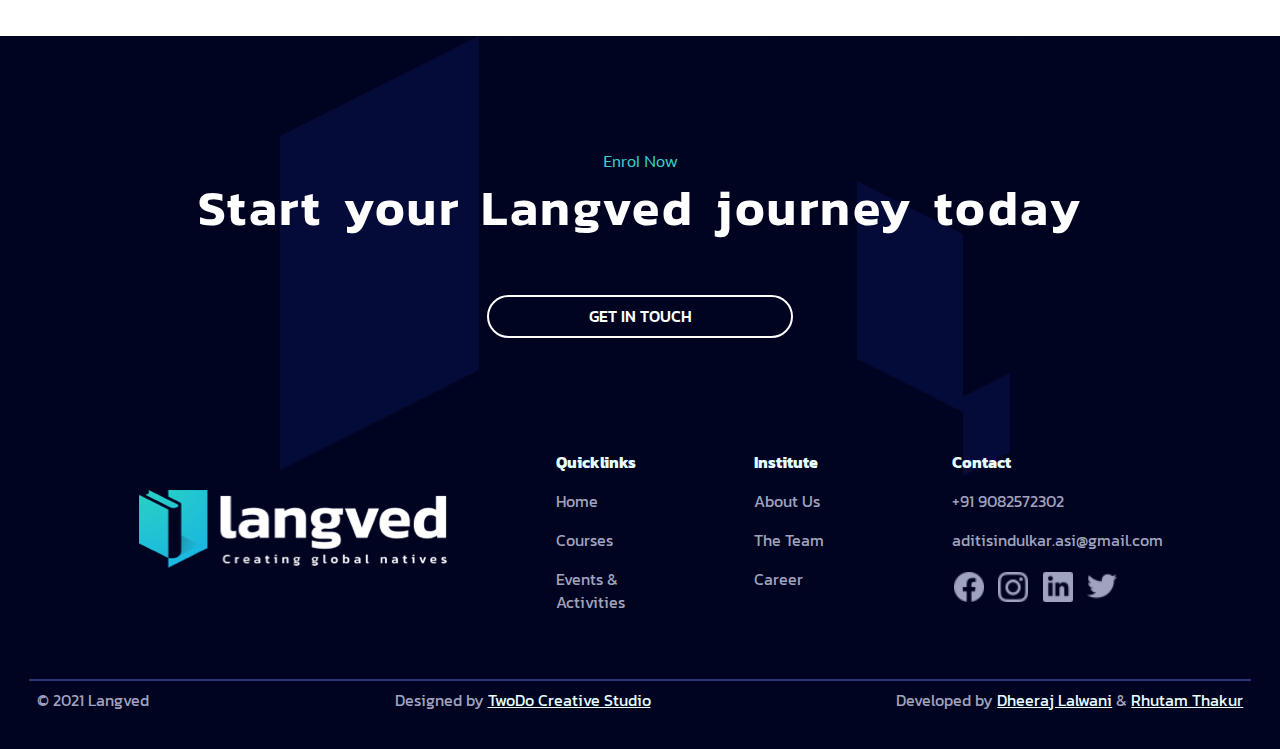
<file: our-courses.html>
<!DOCTYPE html>
<html lang="en">

<head>
    <meta charset="utf-8" />
    <meta name="viewport" content="width=device-width, initial-scale=1" />
    <title>Langved</title>
    <meta name="viewport" content="width=device-width, initial-scale=1" />
    <link rel="stylesheet" href="styles/nav.css" />
    <link rel="stylesheet" href="styles/utilities.css" />
    <link rel="stylesheet" href="styles/contact-us.css" />
    <link rel="stylesheet" href="styles/contact-us-mobile.css" />
    <link rel="stylesheet" href="styles/our-courses.css" />
    <link rel="stylesheet" href="styles/our-courses-mobile.css" />
    <link rel="stylesheet" href="styles/footer.css" />
    <link rel="preconnect" href="https://fonts.googleapis.com" />
    <link rel="preconnect" href="https://fonts.gstatic.com" crossorigin />
    <link href="https://fonts.googleapis.com/css2?family=Kanit&family=Lato&family=Poppins&display=swap"
        rel="stylesheet" />
    <link rel="apple-touch-icon" sizes="180x180" href="images/Favicon/apple-touch-icon.png" />
    <link rel="icon" type="image/png" sizes="32x32" href="images/Favicon/favicon-32x32.png" />
    <link rel="icon" type="image/png" sizes="16x16" href="images/Favicon/favicon-16x16.png" />
    <link rel="manifest" href="images/Favicon/site.webmanifest" />
</head>

<body class="hiit">
    <!-- nav bar for each page start -->
    <nav class="desktop-nav sticky">
        <img class="logo" src="images/Logos/PNG/4x/Logo Coloured@4x.png" />
        <a href="/index.html" class="home nav-item">Home</a>
        <a href="/our-courses.html" class="nav-item">Our Courses</a>
        <a href="/#events-and-activities" class="nav-item">Events & Activities</a>
        <a href="/about.html" class="nav-item">About Us</a>
        <a href="#" class="open-contact-us-nav dark-filled-btn nav-item">CONTACT US</a>
    </nav>
    <nav class="mobile-nav">
        <div class="nav-header">
            <img class="logo" src="images/Logos/PNG/4x/Logo Coloured@4x.png" />
            <img class="ham" src="images/icn-hamburgermenu.png" srcset="
            images/icn-hamburgermenu@2x.png 2x,
            images/icn-hamburgermenu@3x.png 3x
          " />
        </div>

        <a href="/index.html" class="home nav-item">Home</a>
        <a href="/our-courses.html" class="nav-item">Our Courses</a>
        <a href="/#events-and-activities" class="nav-item">Events & Activities</a>
        <a href="/about.html" class="nav-item">About Us</a>
        <a href="#" class="open-contact-us-mob dark-filled-btn nav-item">CONTACT US</a>
        <div class="social-media-nav">
            <a href="https://www.facebook.com/pages/category/Language-School/Langved-107044444497690" target="_blank">
                <img class="social-media-img" src="images\Hamburger-menu-logos/icn-facebook-small.png" />
            </a>
            <a href="https://www.instagram.com/langved_in/?utm_medium=copy_link" target="_blank">
                <img class="social-media-img" src="images\Hamburger-menu-logos/icn-instagram-small.png" />
            </a>
            <a href="https://www.linkedin.com/in/langved-language-institute-14166921a/" target="_blank">
                <img class="social-media-img" src="images\Hamburger-menu-logos/icn-linkedin-small.png" />
            </a>
            <a href="https://twitter.com/Langved_in" target="_blank">
                <img class="social-media-img" src="images\Hamburger-menu-logos/icn-twitter.png" />
            </a>
        </div>
    </nav>
    <!-- nav bar for each page end -->
    <header class="">
        <div class="header-content">
            <h1 class="bold-message">Our Courses</h1>
            <img src="images/our-courses/img-hero-our-courses_2.png" srcset="
            images/our-courses/img-hero-our-courses_2@2x.png 2x,
            images/our-courses/img-hero-our-courses_2@3x.png 3x
          " class="mobile intro-image" />
            <p class="message">
                Welcome to the heart of Langved - our language courses. We have
                created each course with attention to detail. Let learning begin!
            </p>
        </div>
        <div class="header-image">
            <img src="images/our-courses/img-hero-our-courses_1.png" srcset="
            images/our-courses/img-hero-our-courses_1@2x.png 2x,
            images/our-courses/img-hero-our-courses_1@3x.png 3x
          " class="desktop header-image" />
        </div>
    </header>
    <!-- Contact Us Starts -->
    <div class="overlay hidden"></div>
    <div class="contact-us hidden">
        <div class="close-contact-us">
            <img class="" src="images/icn-cross.png" srcset="images/icn-cross@2x.png 2x, images/icn-cross@3x.png 3x" />
        </div>
        <h3 class="contact-us-title">Contact Us</h3>
        <form class="contact-form" name="submit-to-google-sheet">
            <div class="personal-details">
                <h3 class="form-min-title">Personal Details</h3>
                <div class="name">
                    <input required class="form-input" type="text" name="firstName" id="firstName"
                        placeholder="First Name" />
                    <input required class="form-input" type="text" name="lastName" id="lastName"
                        placeholder="Last Name" />
                </div>
                <div class="contact-details">
                    <input required class="form-input" type="text" name="email" id="email"
                        placeholder="Email Address" />
                    <input class="form-input" type="text" name="phone" id="phone" placeholder="Phone Number" />
                </div>
            </div>
            <div class="language">
                <h3 class="form-min-title">Select Language</h3>
                <div class="lang-option-container">
                    <div class="german-spanish">
                        <label class="radio-label" for="german">
                            <input required type="radio" name="language" value="german" id="german" />
                            <div class="radio-custom">
                                <img class="" src="images/img-bubble-german.png" srcset="
                      images/img-bubble-german@2x.png 2x,
                      images/img-bubble-german@3x.png 3x
                    " />
                                German
                            </div>
                        </label>
                        <label class="radio-label" for="Spanish">
                            <input required type="radio" name="language" value="spanish" id="spanish" />
                            <div class="radio-custom">
                                <img class="" src="images/img-bubble-spanish.png" srcset="
                      images/img-bubble-spanish@2x.png 2x,
                      images/img-bubble-spanish@3x.png 3x
                    " />
                                Spanish
                            </div>
                        </label>
                    </div>
                    <div class="french-english">
                        <label class="radio-label" for="french">
                            <input required type="radio" name="language" value="french" id="french" />
                            <div class="radio-custom">
                                <img class="" src="images/img-bubble-french.png" srcset="
                      images/img-bubble-french@2x.png 2x,
                      images/img-bubble-french@3x.png 3x
                    " />
                                French
                            </div>
                        </label>
                        <label class="radio-label" for="english">
                            <input required type="radio" name="language" value="english" id="english" />
                            <div class="radio-custom">
                                <img class="" src="images/img-bubble-english.png" srcset="
                      images/img-bubble-english@2x.png 2x,
                      images/img-bubble-english@3x.png 3x
                    " />
                                English
                            </div>
                        </label>
                    </div>
                </div>
            </div>
            <div class="other-details" style="font-family: Kanit">
                <h3 class="form-min-title">Other Details</h3>
                <div class="other-detail-container">
                    <select class="form-input" style="font-family: Kanit" name="alreadyCompleted" id="alreadyCompleted">
                        <option selected disabled>I have already completed...</option>
                        <option value="None">None</option>
                        <option value="A1 level">A1 level</option>
                        <option value="A2 level">A2 level</option>
                        <option value="B1 level">B1 level</option>
                        <option value="B2 level">B2 level</option>
                    </select>
                    <select class="form-input" style="font-family: Kanit" name="wantToJoin" id="wantToJoin">
                        <option selected disabled>I want to join...</option>
                        <option value="A1 level">A1 level</option>
                        <option value="A2 level">A2 level</option>
                        <option value="B1 level">B1 level</option>
                        <option value="B2 level">B2 level</option>
                        <option value="C1 level">C1 level</option>
                        <option value="Other">Other (Specify in comment)</option>
                    </select>
                </div>
            </div>
            <textarea class="comments" name="comments" id="comments" cols="50" rows="5"
                placeholder="Comments"></textarea>
            <input type="hidden" id="date-submitted" name="date-submitted" />
            <input class="dark-filled-btn form-submit" type="submit" value="SUBMIT" />
            <p class="contact-message">
                Once you submit the details, someone from our team will get in touch
                soon.
            </p>
        </form>
    </div>
    <!-- Contact Us Ends -->
    <!-- Current courses cards, Standard Courses and quick overview starts  -->
    <div class="content-top">
        <!-- Current courses starts -->
        <div class="current-courses-container">
            <h4 class="current-courses-title desktop">Current Courses</h4>
            <div class="current-courses-content">
                <div class="course-container">
                    <img src="images/our-courses/img-standardcourses.png" srcset="
                images/our-courses/img-standardcourses@2x.png 2x,
                images/our-courses/img-standardcourses@3x.png 3x
              " class="course-image" />
                    <h3 class="courses-title">Standard Courses</h3>
                </div>
                <div class="course-container">
                    <img src="images/our-courses/img-refresher-courses.png" srcset="
                images/our-courses/img-refresher-courses@2x.png 2x,
                images/our-courses/img-refresher-courses@3x.png 3x
              " class="course-image" />
                    <h3 class="courses-title">Refresher Courses</h3>
                </div>
                <div class="course-container">
                    <img src="images/our-courses/img-conversation-courses.png" srcset="
                images/our-courses/img-conversation-courses@2x.png 2x,
                images/our-courses/img-conversation-courses@3x.png 3x
              " class="course-image" />
                    <h3 class="courses-title">Conversation Courses</h3>
                </div>
            </div>
        </div>
        <!-- Current courses Ends -->
        <!-- Standard courses starts -->
        <div class="standard-courses-container">
            <img src="images/our-courses/img-standardcoursebooks.png" srcset="
            images/our-courses/img-standardcoursebooks@2x.png 2x,
            images/our-courses/img-standardcoursebooks@3x.png 3x
          " class="mobile standard-courses-image" />
            <div class="standard-courses-content">
                <img src="images/img-standardcourse.png" srcset="
              images/img-standardcourse@2x.png 2x,
              images/img-standardcourse@3x.png 3x
            " class=" desktop " />
                <div class="standard-courses-top mobile">
                    <img src="images/img-standardcourse.png" srcset="
                images/img-standardcourse@2x.png 2x,
                images/img-standardcourse@3x.png 3x
              " class="" />
                    <div class="standard-courses-heading">
                        <span class="mini-message-standard-courses">Comprehensive Courses</span>
                        <h2 class="large-message-standard-courses">Standard Courses</h2>
                    </div>
                </div>
                <div>
                    <span class="desktop mini-message-standard-courses">Comprehensive Courses</span>
                    <h2 class="desktop large-message-standard-courses">
                        Standard Courses
                    </h2>
                    <p class="medium-message-standard-courses">
                        We have courses from the basic A1 level to the advanced C1 course.
                        Each course corresponds to the preparation to a level in the
                        Common European Framework of Reference for Languages (CEFR)
                        recognised by academic and professional institutions worldwide.
                        Currently we are offering courses for four languages—German,
                        French, Spanish, English.
                    </p>
                </div>
            </div>
            <img src="images/our-courses/img-standardcoursebooks.png" srcset="
            images/our-courses/img-standardcoursebooks@2x.png 2x,
            images/our-courses/img-standardcoursebooks@3x.png 3x
          " class="standard-courses-image desktop" />
        </div>
        <!-- Standard courses Ends -->
        <!-- Quick Overview starts -->
        <div class="quick-overiew">
            <p class="overview-text mobile">
                Here’s a quick overview of what to expect from each level of the
                standard courses.
            </p>
            <div class="overview-cards-row-1">
                <div class="overview-main-text">
                    <p class="overview-text desktop">
                        Here’s a quick overview of what to expect from each level of the
                        standard courses.
                    </p>
                </div>
                <div class="overview-container">
                    <img src="images/our-courses/img-level-a-1.png" srcset="
                images/our-courses/img-level-a-1@2x.png 2x,
                images/our-courses/img-level-a-1@3x.png 3x
              " class="overview-card-image" />
                    <p class="overview-card-text">
                        You can understand and use familiar everyday expressions and very
                        basic phrases aimed at the satisfaction of needs of a concrete
                        type.
                    </p>
                </div>
                <div class="overview-container">
                    <img src="images/our-courses/img-level-a-2.png" srcset="
                images/our-courses/img-level-a-2@2x.png 2x,
                images/our-courses/img-level-a-2@3x.png 3x
              " class="overview-card-image" />
                    <p class="overview-card-text">
                        You can understand sentences and frequently used expressions
                        related to areas of most immediate relevance (e.g. very basic
                        personal and family information, shopping, local geography,
                        employment).
                    </p>
                </div>
            </div>
            <div class="overview-cards-row-2">
                <div class="overview-container">
                    <img src="images/our-courses/img-level-b-1.png" srcset="
                images/our-courses/img-level-b-1@2x.png 2x,
                images/our-courses/img-level-b-1@3x.png 3x
              " class="overview-card-image" />
                    <p class="overview-card-text">
                        You can correspond to independent use of language, describe
                        experiences, events, wishes and aspirations, as well as briefly
                        justifying opinions or explaining plans.
                    </p>
                </div>
                <div class="overview-container">
                    <img src="images/our-courses/img-level-b-2@2x.png 2x" srcset="
                images/our-courses/img-level-b-2.png,
                images/our-courses/img-level-b-2@3x.png 3x
              " class="overview-card-image" />
                    <p class="overview-card-text">
                        You have the language skills to live and work independently in the
                        respective country or study on courses taught in the language.
                    </p>
                </div>
                <div class="overview-container">
                    <img src="images/our-courses/img-level-c-1.png" srcset="
                images/our-courses/img-level-c-1@2x.png 2x,
                images/our-courses/img-level-c-1@3x.png 3x
              " class="overview-card-image" />
                    <p class="overview-card-text">
                        You can produce clear, well-structured, detailed text on complex
                        subjects, showing correct use of organisational patterns,
                        connectors and cohesive devices.
                    </p>
                </div>
            </div>
            <div class="enroll-now-btn desktop">
                <a href="#" class="open-contact-us learn-more-standard-courses dark-filled-btn">ENROL NOW</a>
            </div>
            <div class="enroll-now-btn mobile">
                <a href="#" class="open-contact-us learn-more-standard-courses dark-filled-btn">ENROL NOW</a>
            </div>
        </div>
        <!-- Quick Overview Ends -->
    </div>
    <!-- Current courses cards, Standard Courses and quick overview Ends  -->
    <!-- Refresher Courses and Conversation courses starts  -->
    <div class="content-top-2">
        <!-- Refresher Courses starts  -->
        <div class="refresher-courses-container">
            <img src="images/our-courses/img-refreshercourses.png" srcset="
            images/our-courses/img-refreshercourses@2x.png 2x,
            images/our-courses/img-refreshercourses@3x.png 3x
          " class="refresher-courses-image" />
            <div class="refresher-courses-content">
                <div class="refresher-courses-top mobile">
                    <img src="images/our-courses/img-refresher-courses.png" srcset="
                images/our-courses/img-refresher-courses@2x.png 2x,
                images/our-courses/img-refresher-courses@3x.png 3x
              " class="refresher-courses-top-image" />
                    <div class="refresher-courses-heading">
                        <span class="mini-message-refresher-courses">Revision Courses</span>
                        <h2 class="large-message-refresher-courses">Refresher Courses</h2>
                    </div>
                </div>
                <img src="images/our-courses/img-refresher-courses.png" srcset="
              images/our-courses/img-refresher-courses@2x.png 2x,
              images/our-courses/img-refresher-courses@3x.png 3x
            " class="desktop" /><br />
                <span class="desktop mini-message-refresher-courses">Revision Courses</span>
                <h2 class="desktop large-message-refresher-courses">
                    Refresher Courses
                </h2>
                <p class="medium-message-refresher-courses">
                    These are two very useful courses for those of you who have lost
                    touch with a language after completing certifications. Not only will
                    we brush up on your grammar skills or voabulary, but you are also
                    rekindle the interest in that language. Currently we are offering
                    two revision-courses as per certification levels.
                </p>
                <div class="refresher-courses-cards">
                    <div class="refresher-courses-cards-container">
                        <p class="overview-text">Basic Grammar Revision</p>
                        <h3 class="overview-card-text">Levels covered</h3>
                        <div class="refresher-courses-cards-images-container">
                            <img src="images/our-courses/img-level-a-1.png" srcset="
                    images/our-courses/img-level-a-1@2x.png 2x,
                    images/our-courses/img-level-a-1@3x.png 3x
                  " class="refresher-courses-cards-images" />
                            <img src="images/our-courses/img-level-a-2.png" srcset="
                    images/our-courses/img-level-a-2@2x.png 2x,
                    images/our-courses/img-level-a-2@3x.png 3x
                  " class="refresher-courses-cards-images" />
                            <img src="images/our-courses/img-level-b-1.png" srcset="
                    images/our-courses/img-level-b-1@2x.png 2x,
                    images/our-courses/img-level-b-1@3x.png 3x
                  " class="refresher-courses-cards-images" />
                        </div>
                    </div>
                    <div class="refresher-courses-cards-container">
                        <p class="overview-text">Intermediate Grammar Revision</p>
                        <h3 class="overview-card-text">Levels covered</h3>
                        <div class="refresher-courses-cards-images-container">
                            <img src="images/our-courses/img-level-b-2.png" srcset="
                    images/our-courses/img-level-b-2@2x.png 2x,
                    images/our-courses/img-level-b-2@3x.png 3x
                  " class="refresher-courses-cards-images" />
                            <img src="images/our-courses/img-level-c-1.png" srcset="
                    images/our-courses/img-level-c-1@2x.png 2x,
                    images/our-courses/img-level-c-1@3x.png 3x
                  " class="refresher-courses-cards-images" />
                        </div>
                    </div>
                </div>
                <div class="enroll-now-btn-3">
                    <a href="#" class="open-contact-us learn-more-standard-courses dark-filled-btn">ENROL NOW</a>
                </div>
            </div>
        </div>
        <!-- Refresher Courses Ends  -->
        <!-- Conversation Courses starts  -->
        <div class="conversation-courses-container">
            <img src="images/our-courses/img-conversation-courses_2.png" srcset="
            images/our-courses/img-conversation-courses_2@2x.png 2x,
            images/our-courses/img-conversation-courses_2@3x.png 3x
          " class="conversation-courses-image mobile" />
            <div class="conversation-courses-content">
                <img src="images/our-courses/img-conversation-courses.png" srcset="
              images/our-courses/img-conversation-courses@2x.png 2x,
              images/our-courses/img-conversation-courses@3x.png 3x
            " class="desktop" />
                <div class="conversation-courses-top mobile">
                    <img src="images/our-courses/img-conversation-courses.png" srcset="
                images/our-courses/img-conversation-courses@2x.png 2x,
                images/our-courses/img-conversation-courses@3x.png 3x
              " class="" />
                    <div class="conversation-courses-heading">
                        <span class="mini-message-conversation-courses">Spoken Language Courses</span>
                        <h2 class="large-message-conversation-courses">
                            Conversation Courses
                        </h2>
                    </div>
                </div>
                <div>
                    <span class="desktop mini-message-conversation-courses">Spoken Language Courses</span>
                    <h2 class="desktop large-message-conversation-courses">
                        Conversation Courses
                    </h2>
                    <p class="medium-message-conversation-courses">
                        Language is at its best and most personal when it is spoken, but
                        many learners find it difficult. These courses are meant to put
                        the language you learn into practice and work on your speaking and
                        pronunciation skills. Apart from those planning to study or work
                        in a foreign country, this course is also perfect for language
                        lovers and enthusiastic travellers.
                    </p>
                </div>
            </div>

            <img src="images/our-courses/img-conversation-courses_2.png" srcset="
            images/our-courses/img-conversation-courses_2@2x.png 2x,
            images/our-courses/img-conversation-courses_2@3x.png 3x
          " class="conversation-courses-image desktop" />
        </div>
        <div class="enroll-now-btn-2">
            <a href="#" class="open-contact-us learn-more-standard-courses dark-filled-btn">ENROL NOW</a>
        </div>

        <!-- Conversation Courses Ends  -->
    </div>
    <!-- Refresher Courses and Conversation courses Ends  -->
    <!-- Footer for each page Start -->
    <footer>
        <span class="footer-mini-title">Enrol Now</span>
        <h2 class="footer-title">Start your Langved journey today</h2>
        <a href="#" class="open-contact-us light-transparent-btn get-in-touch-btn">GET IN TOUCH</a>
        <div class="footer-content">
            <div class="footer-image-container">
                <img src="images/img-logo-white.png" class="footer-image" />
            </div>
            <div class="footer-links-container desktop">
                <div class="quick-links">
                    <h5 class="links-title">Quicklinks</h5>
                    <a href="/index.html">Home</a>
                    <a href="/our-courses.html">Courses</a>
                    <a href="/#events-and-activities">Events & Activities</a>
                </div>
                <div class="institute">
                    <h5 class="links-title">Institute</h5>
                    <a href="/about.html">About Us</a>
                    <a href="/index.html#our-team-link">The Team</a>
                    <a href="#">Career</a>
                </div>
                <div class="contact">
                    <h5 class="links-title">Contact</h5>
                    <a href="tel:9082572302">+91 9082572302</a>
                    <a href="mailto:aditisindulkar.asi@gmail.com">aditisindulkar.asi@gmail.com</a>
                    <div class="social-media">
                        <a href="https://www.facebook.com/pages/category/Language-School/Langved-107044444497690"
                            target="_blank">
                            <img class="social-media-img" src="images/icn-facebook-small.png" width="30" height="30" />
                        </a>
                        <a href="https://www.instagram.com/langved_in" target="_blank">
                            <img class="social-media-img" src="images/icn-instagram-small.png" width="30" height="30" />
                        </a>
                        <a href="https://www.linkedin.com/in/langved-language-institute-14166921a/" target="_blank">
                            <img class="social-media-img" src="images/icn-linkedin-small.png" width="30" height="30" />
                        </a>
                        <a href="https://twitter.com/Langved_in" target="_blank">
                            <img class="social-media-img" src="images/icn-twitter.png" width="30" height="30" />
                        </a>
                    </div>
                </div>
            </div>
            <div class="footer-links-container mobile">
                <div class="social-media">
                    <a href="https://www.facebook.com/pages/category/Language-School/Langved-107044444497690"
                        target="_blank">
                        <img class="social-media-img" src="images/icn-facebook-small.png" />
                    </a>
                    <a href="https://www.instagram.com/langved_in" target="_blank">
                        <img class="social-media-img" src="images/icn-instagram-small.png" />
                    </a>
                    <a href="https://www.linkedin.com/in/langved-language-institute-14166921a/" target="_blank">
                        <img class="social-media-img" src="images/icn-linkedin-small.png" />
                    </a>
                    <a href="https://twitter.com/Langved_in" target="_blank">
                        <img class="social-media-img" src="images/icn-twitter.png" />
                    </a>
                </div>
                <div class="contact">
                    <a href="tel:9082572302">+91 9082572302</a>
                    <a href="mailto:aditisindulkar.asi@gmail.com">aditisindulkar.asi@gmail.com</a>
                </div>
                <div class="institute">
                    <a href="/about.html">About Us</a>
                    <a href="/index.html#our-team-link">The Team</a>
                    <a href="#">Career</a>
                </div>
            </div>
        </div>
        <hr class="footer-bottom-line" />
        <div class="copyright">
            <span>© 2021 Langved</span>
            <span class="developers">
                Designed by
                <a href="https://wearetwodo.com" target="_blank">TwoDo Creative Studio</a></span>
            <span class="developers">Developed by
                <a href="https://twitter.com/DhiruCodes" target="_blank">Dheeraj Lalwani</a>
                &
                <a href="https://www.linkedin.com/in/rhutam-thakur-60607a1b2" target="_blank">Rhutam Thakur</a></span>
        </div>
    </footer>
    <!-- Footer for each page End -->
    <script src="scripts/nav.js"></script>
    <script src="scripts/contact-us.js"></script>
</body>

</html>
</file>
<file: styles/nav.css>
* {
  box-sizing: border-box;
}

header {
  width: 100%;
  padding-top: 35px;
  /* position: absolute; */
  /* z-index: 1; */
  /* border: solid hotpink 2px; */
}

.desktop-nav {
  display: flex;
  flex-direction: row;
  justify-content: center;
  text-align: center;
  background-color: #e8ffff;
  /* background-color: #000000; */
  width: 100%;
  box-shadow: 0px 1px 10px rgb(211, 211, 211);
}

.sticky {
  position: fixed;
  top: 0;
  right: 0;
  left: 0;
  z-index: 99999;
}

.nav-item {
  padding-left: 1.5em;
  padding-right: 1.5em;
  margin-right: 0.5em;
  margin-left: 0.5em;
  cursor: pointer;
  z-index: 1;
  font-family: Kanit;
  font-size: 0.55em;
  font-weight: 800;
  font-stretch: normal;
  font-style: normal;
  line-height: normal;
  align-self: center;
  color: #001436;
}

.logo {
  width: 15%;
  height: 15%;
  margin-right: 1em;
}

.desktop-nav {
  display: flex;
}
.mobile-nav {
  display: none;
}

@media screen and (max-width: 480px) {
  .desktop-nav {
    display: none;
  }
  .mobile-nav {
    display: flex;
  }
  header {
    padding: 0.75em;
    height: 65vh;
    position: relative;
    margin: auto;
    padding-top: 20%;
    width: 100%;
    /* border: solid blue 3px; */
  }
  .mobile-nav {
    display: flex;
    flex-direction: column;
    align-items: flex-start;
    justify-content: space-between;
    background-color: #e8ffff;
    height: 15%;
    width: 100%;
    overflow-y: hidden;
    margin-top: 0;
    padding-top: 1em;
    padding-bottom: 3em;
    position: fixed;
    z-index: 99999;
  }
  .logo {
    width: 150px;
    height: 50px;
    align-self: flex-start;
    /* margin-right: 1em; */
  }
  .social-media-nav {
    display: flex;
    flex-direction: row;
    margin-top: 0.5em;
    margin-left: auto;
    margin-right: auto;
  }
  .social-media-img {
    padding: 0.5em;
    width: 3em;
    height: auto;
  }

  .nav-header {
    display: flex;
    justify-content: space-between;
    align-items: center;
    width: 100%;
    padding: 1em;
  }
  .ham {
    width: 2em;
    height: 2em;
    padding: 0.25em;
    /* margin: auto; */
  }
  .nav-item {
    cursor: pointer;
    z-index: 1;
    font-family: Kanit;
    font-size: 1.5em;
    font-weight: 900;
    padding-top: 0.5em;
    padding-bottom: 0.5em;
    padding-left: unset;
    padding-right: unset;
    margin-right: unset;
    margin-left: unset;
    font-stretch: normal;
    font-style: normal;
    line-height: normal;
    align-self: center;
    color: #001436;
  }
}
</file>
<file: styles/utilities.css>
* {
  margin: 0;
  padding: 0;
  /* border: solid red 2px; */
}

/* :root
{
    border: solid springgreen 2px;
} */

.hit, .hit * 
{
    border: solid red 2px;
}

html {
  box-sizing: border-box;
  font-size: calc(1em + 1vw);
}

a {
  text-decoration: none;
}

.dark-filled-btn {
  border-radius: 2em;
  outline: none;
  border: none;
  color: white;
  background-color: #000421;
  font-weight: 500;
  padding-left: 1.5em;
  padding-right: 1.5em;
  padding-top: 0.5em;
  padding-bottom: 0.5em;
  transition: all 0.25s;
}

.dark-filled-btn:hover {
  background-color: #106967;
}

.light-transparent-btn {
  border-radius: 2em;
  color: #ffffff;
  border: solid #ffffff 2px;
  font-weight: 500;
  padding-left: 1.5em;
  padding-right: 1.5em;
  padding-top: 0.5em;
  padding-bottom: 0.5em;
  transition: all 0.25s;
}

.light-transparent-btn:hover {
  color: #106967;
  border: solid #106967;
}

.mobile
{
    display: none;
}
.desktop
{
    display: block;
}

@media screen and (max-width: 480px) {
    .mobile
    {
        display: block;
    }
    .desktop
    {
        display: none;
    }
}
</file>
<file: styles/contact-us.css>
.overlay
{
    position: fixed;
    top: 0;
    left: 0;
    height: 100%;
    width: 100%;
    z-index: 3;
    background-color: rgba(0,0,0,0.5);
}

.contact-us
{
    position: absolute;
    width: 60vw;
    height: auto;
    margin-left: auto;
    margin-right: auto;
    background-color: white;
    border-radius: 8px;
    z-index: 4;
    left: 0vw;
    right: 0vw;
    top: 20vh;
    box-shadow: 0px 17px 52px rgb(0 0 0 / 11%);
    padding: 2em;
    display: flex;
    flex-direction: column;
    align-items: center;
    justify-content: center;
    font-family: Poppins;
}

.contact-us-title
{
    font-family: Kanit;
    text-align: center;
}

.contact-form
{
    display: flex;
    flex-direction: column;
}

.form-input
{
    border: solid 1px #4a4a4a;
    border-radius: 24px;
    padding: 1em;
    margin: 1em;
    width: 45%;
    font-size: 0.5em;
}

.form-input::placeholder
{
    font-size: 1em;
}

.other-details, .language
{
    display: flex;
    flex-direction: column;
    justify-content: center;
    align-items: center;
}

.lang-option-container
{
    display: flex;
}

.german-spanish, .french-english
{
    display: flex;
    justify-content: center;
    align-items: center;
    margin-top: 1em;
    margin-bottom: 1em;
}

.radio-label
{
    position:relative;
    font-size: 0.75em;
    margin: 0.5em;
    height: 6em;
    width: 6em;
    display: flex;
    flex-direction: column;
    justify-content: center;
    align-items: center;
    text-align: center;
}

.radio-label input
{
    position: absolute;
    opacity: 0;
    height: 6em;
    width: 6em;
    cursor: pointer;
}

.radio-label .radio-custom
{
    border: solid #c5d6d6 1px;
    border-radius: 5px;
    display: flex;
    height: 6em;
    width: 6em;
    padding: 1em;
    flex-direction: column;
    justify-content: center;
    align-items: center;
    text-align: center;
    font-size: 0.7em;
}

.comments
{
    border: solid 1px #4a4a4a;
    border-radius: 24px;
    padding: 1em;
    margin: 1em;
    width: 90%;
    align-self: center;
}

.close-contact-us
{
    align-self: flex-end;
    background-color: #e4ffff;
    width: 20px;
    height: 20px;
    padding: 10px;
    border-radius: 50px;
    display: flex;
    align-items: center;
    justify-content: center;
    cursor: pointer;
}

.hidden
{
    display: none;
}

.personal-details
{
    display: flex;
    flex-direction: column;
    justify-content: center;
    align-items: center;
    margin: 0.5em;
}
.name, .contact-details, .other-detail-container
{
    display: flex;
    flex-direction: row;
    justify-content: center;
    align-items: center;
    width: 100%;
    margin: 0.5em;
}
.form-min-title
{
    align-self: flex-start;
    font-size: 0.75em;
}

.form-submit
{
    width: 90%;
    padding: 1em;
    margin: 1em;
    align-self: center;
    cursor: pointer;
}

.contact-message
{
    font-family: Kanit;
    font-size: 0.70em;
    text-align: center;
}




.radio-label input:checked ~ .radio-custom
{
    opacity: 1;
    border: solid #26ccc9 2px;
    background-color: #f3ffff;
}


.lang-img-bubble
{
    width: 90%;
    height: auto;
}
</file>
<file: styles/contact-us-mobile.css>
@media screen and (max-width: 480px)
{
    .contact-us
    {
        width: 90vw;
        padding: 0.5em;
    }
    .name, .contact-details, .other-detail-container
    {
        flex-direction: column;
        justify-content: center;
        align-items: center;
        width: 100%;
        margin-bottom: 0;
    }
    .lang-option-container
    {
        flex-direction: column;
    }
    .radio-label
    {
        margin: 1em;
    }
    .german-spanish
    {
        margin-bottom: 0;
    }
    .french-english
    {
        margin-top: 0;
    }
    .contact-details
    {
        margin-top: 0;
    }

    .form-min-title
    {
        align-self: center;
    }
    .form-input, .comments
    {
        width: 95%;
    }
}
</file>
<file: styles/home.css>
@import url("https://fonts.googleapis.com/css2?family=Kanit&family=Poppins&family=Lato&display=swap");

a {
  color: white;
}

body {
  /* background: rgb(232, 255, 255); */
  background-image: linear-gradient(
    0deg,
    rgba(232, 255, 255, 1) 0%,
    rgba(232, 255, 255, 1) 25%,
    rgba(255, 255, 255, 1) 50%,
    rgba(232, 255, 255, 1) 75%,
    rgba(232, 255, 255, 1) 100%
  );
}

.content {
  top: 65vh;
  display: flex;
  flex-direction: column;
  margin: auto;
}

.content-top {
  width: 80vw;
  display: flex;
  flex-direction: column;
  margin: auto;
}

.bold-message {
  width: 70vw;
  height: 25vh;
  margin: auto;
  margin-top: 1em;
  font-family: Kanit;
  font-size: 5.25vw;
  font-weight: 500;
  font-stretch: normal;
  font-style: normal;
  line-height: 1.22;
  letter-spacing: 2.43px;
  text-align: center;
  color: #001436;
}

.message {
  width: 80vw;
  /* height: 84px; */
  margin: auto;
  margin-top: 0.75em;
  padding: 0.75em;
  font-family: Poppins;
  font-size: 0.6em;
  font-weight: normal;
  font-stretch: normal;
  font-style: normal;
  line-height: 2.63;
  text-align: center;
  color: #000000;
}

.image_container {
  display: flex;
  flex-direction: column;
  justify-content: center;
  z-index: 2;
}

.img_hero {
  margin: auto;
  width: 40%;
  height: 40%;
  z-index: 2;
}

.languages_container {
  margin: auto;
  margin-top: 2em;
  display: flex;
  flex-direction: column;
}

.small-text {
  height: 1.5em;
  margin: auto;
  font-family: Poppins;
  font-size: 16px;
  font-weight: normal;
  font-stretch: normal;
  font-style: normal;
  line-height: 2.63;
  letter-spacing: 4.47px;
  text-align: center;
  color: #bcbcbc;
}
.bubble {
  margin: 0.4em;
  padding: 0.4em;
  display: flex;
  flex-direction: column;
  justify-content: center;
  text-align: center;
}
.thought-bubbles {
  display: flex;
  flex-direction: row;
  margin: auto;
  justify-content: center;
  font-family: Poppins;
  font-size: 16px;
  font-weight: normal;
  font-stretch: normal;
  font-style: normal;
}
.diwali-anka {
  margin: auto;
  padding: 1em;
}
.row-1,
.row-2 {
  display: flex;
  flex-direction: row;
}

.bubble_img {
  padding: 10px;
  margin: 10px;
}

.img_bubble_German {
  width: 68px;
  height: 72px;
  margin: 0 1px;
  object-fit: contain;
}
.img_bubble_Spanish {
  width: 68px;
  height: 72px;
  margin: 0 1px;
  object-fit: contain;
}
.img_bubble_French {
  width: 68px;
  height: 72px;
  margin: 0 1px;
  object-fit: contain;
}
.img_bubble_English {
  width: 68px;
  height: 72px;
  margin: 0 1px;
  object-fit: contain;
}
.language-courses-container {
  display: flex;
  flex-direction: column;
  text-align: center;
  margin: auto;
}
.mini-message {
  font-family: Poppins;
  font-size: 0.5em;
  font-stretch: normal;
  font-style: normal;
  line-height: normal;
  padding-top: 6em;
  color: #ff5670;
}
.large-message {
  padding-top: 0.5em;
  padding-bottom: 0.5em;
  font-family: Kanit;
  font-size: 1.8em;
  font-weight: 600;
  font-stretch: normal;
  font-style: normal;
  line-height: 0.71;
  text-align: center;
  color: #000000;
}
.medium-message {
  padding-bottom: 7em;
  font-family: Poppins;
  font-size: 0.55em;
  font-weight: 500;
  font-stretch: normal;
  font-style: normal;
  line-height: 2.5;
  text-align: center;
  color: #000000;
}

.standard-courses-container {
  display: flex;
  flex-direction: row;
  justify-content: left;
  margin: auto;
  margin-bottom: 3em;
}
.standard-courses-image-container {
  display: flex;
  flex-direction: column;
  justify-content: left;
  width: 50%;
}
.standard-courses-content-container {
  display: flex;
  flex-direction: column;
  justify-content: left;
  margin-left: 3em;
  width: 50%;
}
.standard-courses-container-large-image {
  justify-content: left;
  object-fit: contain;
  height: 100%;
  width: 100%;
}
.standard-courses-container-small-image {
  /* margin: auto; */
  justify-content: left;
  object-fit: contain;
  height: 20%;
  width: 20%;
}
.mini-message-standard-courses {
  font-family: Poppins;
  font-size: 0.5em;
  font-stretch: normal;
  font-style: normal;
  line-height: normal;
  padding-top: 2em;
  color: #26ccc9;
}
.medium-message-standard-courses {
  padding-bottom: 2em;
  font-family: Poppins;
  font-size: 0.57em;
  font-weight: 500;
  font-stretch: normal;
  font-style: normal;
  line-height: 2.5;
  text-align: left;
  color: #000000;
}
.large-message-standard-courses {
  padding-top: 0.5em;
  padding-bottom: 0.5em;
  font-family: Kanit;
  font-size: 1.3em;
  font-weight: 600;
  font-stretch: normal;
  font-style: normal;
  line-height: 0.71;
  text-align: left;
  color: #000000;
}
.learn-more-standard-courses {
  width: 25%;
  padding: 0.75em;
  padding-left: 1.5em;
  padding-right: 1.5em;
  border-radius: 2em;
  background-color: #000421;
  font-family: Kanit;
  font-size: 0.45em;
  font-weight: 500;
  font-stretch: normal;
  font-style: normal;
  line-height: normal;
  letter-spacing: 0.57px;
  text-align: center;
}

.refresher-courses-container {
  display: flex;
  flex-direction: row;
  justify-content: left;
  margin: auto;
  margin-bottom: 3em;
}
.refresher-courses-image-container {
  display: flex;
  flex-direction: column;
  justify-content: left;
  width: 50%;
}
.refresher-courses-content-container {
  display: flex;
  flex-direction: column;
  justify-content: left;
  margin-left: 3em;
  padding-right: 3em;
  width: 50%;
}
.refresher-courses-container-large-image {
  justify-content: left;
  object-fit: contain;
  height: 100%;
  width: 100%;
}
.refresher-courses-container-small-image {
  /* margin: auto; */
  justify-content: left;
  object-fit: contain;
  height: 20%;
  width: 20%;
}
.mini-message-refresher-courses {
  font-family: Poppins;
  font-size: 0.5em;
  font-stretch: normal;
  font-style: normal;
  line-height: normal;
  padding-top: 2em;
  color: #fcb300;
}
.medium-message-refresher-courses {
  padding-bottom: 2em;
  font-family: Poppins;
  font-size: 0.55em;
  font-weight: 500;
  font-stretch: normal;
  font-style: normal;
  line-height: 2.5;
  text-align: left;
  color: #000000;
}
.large-message-refresher-courses {
  padding-top: 0.5em;
  padding-bottom: 0.5em;
  font-family: Kanit;
  font-size: 1.3em;
  font-weight: 600;
  font-stretch: normal;
  font-style: normal;
  line-height: 0.71;
  text-align: left;
  color: #000000;
}
.learn-more-refresher-courses {
  width: 30%;
  padding: 0.75em;
  padding-left: 1.5em;
  padding-right: 1.5em;
  border-radius: 2em;
  background-color: #000421;
  font-family: Kanit;
  font-size: 0.45em;
  font-weight: 500;
  font-stretch: normal;
  font-style: normal;
  line-height: normal;
  letter-spacing: 0.57px;
  text-align: center;
}

.conversation-courses-container {
  display: flex;
  flex-direction: row;
  justify-content: left;
  margin: auto;
  margin-bottom: 3em;
}
.conversation-courses-image-container {
  display: flex;
  flex-direction: column;
  justify-content: left;
  width: 50%;
}
.conversation-courses-content-container {
  display: flex;
  flex-direction: column;
  justify-content: left;
  margin-left: 3em;
  padding-right: 3em;
  width: 50%;
}
.conversation-courses-container-large-image {
  justify-content: left;
  object-fit: contain;
  height: 100%;
  width: 100%;
}
.conversation-courses-container-small-image {
  /* margin: auto; */
  justify-content: left;
  object-fit: contain;
  height: 20%;
  width: 20%;
}
.mini-message-conversation-courses {
  font-family: Poppins;
  font-size: 0.5em;
  font-stretch: normal;
  font-style: normal;
  line-height: normal;
  padding-top: 2em;
  color: #ff5670;
}
.medium-message-conversation-courses {
  padding-bottom: 2em;
  font-family: Poppins;
  font-size: 0.55em;
  font-weight: 500;
  font-stretch: normal;
  font-style: normal;
  line-height: 2.5;
  text-align: left;
  color: #000000;
}
.large-message-conversation-courses {
  padding-top: 0.5em;
  padding-bottom: 0.5em;
  font-family: Kanit;
  font-size: 1.3em;
  font-weight: 600;
  font-stretch: normal;
  font-style: normal;
  line-height: 1em;
  text-align: left;
  color: #000000;
}
.learn-more-conversation-courses {
  width: 20%;
  padding: 0.75em;
  padding-left: 1.5em;
  padding-right: 1.5em;
  border-radius: 2em;
  background-color: #000421;
  font-family: Kanit;
  font-size: 0.45em;
  font-weight: 500;
  font-stretch: normal;
  font-style: normal;
  line-height: normal;
  letter-spacing: 0.57px;
  text-align: center;
}

.content-middle-1 {
  display: flex;
  flex-direction: column;
  margin: auto;
  z-index: 2;
}

.content-middle-2 {
  width: 80vw;
  display: flex;
  flex-direction: column;
  margin: auto;
}
.medium-message-our-upcomers,
.medium-message-events-and-activities {
  padding-bottom: 2em;
  margin: 1em;
  font-family: Poppins;
  font-size: 0.55em;
  font-weight: 500;
  font-stretch: normal;
  font-style: normal;
  line-height: 2.5;
  text-align: center;
  color: #000000;
}

.our-upcomers-container {
  display: flex;
  flex-direction: column;
  text-align: center;
  margin: auto;
}

.events-and-activities-container {
  display: flex;
  flex-direction: column;
  text-align: center;
  margin: auto;
}

.upcomers,
.activities {
  display: flex;
  flex-direction: row;
  justify-content: center;
  text-align: center;
  margin: auto;
  font-family: Kanit;
  width: auto;
}
.diwali-anka-container{
  display: flex;
  flex-direction: column;
  width: 85%;
  justify-content: center;
  text-align: center;
  margin: auto;
  font-family: Kanit;
}
.technical-translations,
.lang-travels,
.literature-project {
  display: flex;
  flex-direction: column;
  justify-content: center;
  text-align: center;
  margin: 1em;
}

.upcomers-content,
.events-and-activities-content {
  font-size: 0.55em;
  font-weight: 500;
  font-stretch: normal;
  font-style: normal;
  line-height: 2.5;
  text-align: center;
  color: #000000;
}

.upcomers-image-container,
.events-and-activities-image-container {
  object-fit: contain;
}
.icon_cal {
  width: 1.75%;
  height: 1.75%;
  padding: 1em;
}
.events-and-activities-mini-message {
  font-family: Poppins;
  font-size: 0.5em;
  font-stretch: normal;
  font-style: normal;
  line-height: normal;

  color: #ff5670;
}
.stay-tuned {
  display: flex;
  flex-direction: row;
  justify-content: center;
  align-items: center;
}
.about-us-content-container {
  display: flex;
  flex-direction: row;
  justify-content: left;
  margin-left: 1.5em;
}
.the-langved-story-img {
  padding-top: 4em;
  padding-left: 2em;
}
.top-messsages-about-us {
  padding-top: 10em;
}
.medium-message-about-us {
  padding-bottom: 2em;
  padding-right: 5em;
  font-family: Poppins;
  font-size: 0.55em;
  font-weight: 600;
  font-stretch: normal;
  font-style: normal;
  line-height: 2.5;
  text-align: left;
  color: #000000;
}
.mini-message-langved-story {
  font-family: Poppins;
  font-size: 0.5em;
  font-stretch: normal;
  font-style: normal;
  line-height: normal;
  padding-top: 2em;
  color: #26ccc9;
}
.large-message-langved-story {
  padding-top: 0.5em;
  padding-bottom: 0.5em;
  font-family: Kanit;
  font-size: 1.4em;
  font-weight: 600;
  font-stretch: normal;
  font-style: normal;
  line-height: 0.71;
  text-align: left;
  color: #000000;
}
.our-team-container {
  padding-top: 5em;
  display: flex;
  flex-direction: column;
  justify-content: center;
  text-align: center;
  margin: auto;
  margin-bottom: 2em;
}
.message-our-team {
  padding-bottom: 2em;
  padding-top: 2em;
  font-family: Poppins;
  font-size: 0.55em;
  font-weight: 600;
  font-stretch: normal;
  font-style: normal;
  line-height: 2.5;
  text-align: center;
  color: #000000;
}

.img_OurTeam {
  object-fit: contain;
  /* height: 100%;
    width: 100%; */
  max-width: 100%;
  height: auto;
}

.our-attributes-container {
  display: flex;
  flex-direction: column;
  justify-content: center;
  align-items: center;
}

.actual-attributes-container {
  display: flex;
  flex-direction: row;
  justify-content: center;
  align-items: center;
  font-family: Kanit;
  text-align: center;
  color: #000000;
}

.determined,
.passionate,
.innovative {
  margin: 1em;
  padding: 1em;
}

.our-attributes-message {
  font-family: Poppins;
  font-size: 0.55em;
  font-weight: 600;
  font-stretch: normal;
  font-style: normal;
  line-height: 2.5;
  text-align: center;
  color: #000000;
}

.testimonials-container {
  display: flex;
  flex-direction: row;
  justify-content: center;
  align-items: center;
  position: relative;
  padding-bottom: 5em;
}

.testimonials-message {
  width: 60%;
  height: 12em;
  margin: 2em;
  background-color: #ffffff;
  box-shadow: 0 17px 52px 0 rgba(0, 0, 0, 0.11);
  border-radius: 5px;
  padding-top: 2em;
  padding-left: 1em;
  padding-right: 1em;
  padding-bottom: 2em;
  font-family: Kanit;
  color: #000000;
  font-size: 1em;
  z-index: 1;
  display: flex;
  flex-direction: column;
}

#message {
  margin-bottom: 1em;
}

.testimonials-heading {
  display: flex;
  flex-direction: column;
  align-items: flex-start;
  font-family: Kanit;
  text-align: center;
  color: #000000;
  margin: 1em;
  /* width: 50%; */
}

.mini-message-testimonials {
  font-family: Poppins;
  font-size: 0.5em;
  font-stretch: normal;
  font-weight: 700;
  font-style: normal;
  line-height: normal;
  padding-top: 2em;
  color: #3c50e0;
}

.testimonial-btns {
  display: flex;
  flex-direction: row;
  justify-content: flex-end;
  position: absolute;
  top: 11em;
  right: 4em;
}

.testimonial-arrow {
  margin: 0.5em;
  background-color: #ffffff;
  border: none;
  cursor: pointer;
}

.testimonial-pattern-red {
  position: absolute;
  right: 1em;
  top: 5em;
}

.testimonial-pattern-blue {
  position: absolute;
  left: 10em;
  top: 12em;
}
.testimonial-pattern-teal {
  position: absolute;
  left: 0em;
  top: 10em;
}
</file>
<file: styles/home-mobile.css>
@media screen and (max-width: 480px) {
  * {
    /* border: solid red 1px; */
    box-sizing: border-box;
  }
  .mobile {
    display: block;
  }
  .desktop {
    display: none;
  }
  body {
    position: static;
    /* border: solid purple 3px; */
  }

  .bold-message {
    width: 90vw;
    height: unset;
    text-align: left;
    font-weight: 700;
    font-size: 8vw;
    line-height: 1.5em;
    margin: auto;
    margin-top: 1.5em;
  }
  .content-top {
    position: static;
    margin-top: 60vw;
    width: 90vw;
    /* border: solid red 2px; */
  }
  .image_container {
    align-items: right;
    justify-content: right;
    width: 90vw;
    position: absolute;
    top: 40vh;
    right: 0;
  }

  .img_hero {
    width: 80%;
    height: auto;
    z-index: unset;
    object-fit: contain;
    margin: auto;
    align-self: left;
  }

  .content {
    position: static;
    z-index: unset;
  }

  .message {
    width: 90vw;
    font-family: Poppins;
    font-size: 0.9em;
    line-height: normal;
    text-align: center;
    position: relative;
  }

  .thought-bubbles {
    flex-direction: row;
    flex-wrap: wrap;
  }
  .diwali-anka {
    margin: 0.75em;
    padding: 0.75em;
    cursor: pointer;
    z-index: 1;
    font-family: Kanit;
    font-size: 0.75em;
    font-weight: 500;
    font-stretch: normal;
    font-style: normal;
    line-height: normal;
    align-self: center;
    color: #e8ffff;
  }
  .row-1,
  .row-2 {
    display: flex;
    flex-direction: column;
  }
  .medium-message {
    font-size: 0.75em;
    line-height: 2.25em;
    font-weight: 600;
    text-align: justify;
  }
  .standard-courses-container,
  .refresher-courses-container,
  .conversation-courses-container,
  .upcomers,
  .activities {
    flex-direction: column;
  }
  .icon_cal {
    width: unset;
    height: unset;
    padding: 0.15em;
  }

  .refresher-courses-container {
    align-items: flex-end;
  }
  .standard-courses-image-container,
  .refresher-courses-image-container,
  .conversation-courses-image-container {
    width: 80vw;
  }
  .refresher-courses-image-container {
    justify-content: right;
    /* border: solid red 2px; */
  }
  .standard-courses-content-container,
  .refresher-courses-content-container,
  .conversation-courses-content-container {
    /* margin-left: unset; */
    margin: 2.5vw;
    padding: 2.5vw;
    margin-top: 10vw;
    width: auto;
    /* border: solid red 2px; */
  }
  .learn-more-standard-courses,
  .learn-more-refresher-courses,
  .learn-more-conversation-courses {
    width: 40vw;
  }
  .standard-courses-header,
  .refresher-courses-header,
  .conversation-courses-header {
    display: flex !important;
    flex-direction: row;
    display: inline;
  }
  .standard-courses-title-set,
  .refresher-courses-title-set,
  .conversation-courses-title-set {
    margin-left: 10vw;
  }
  .medium-message-standard-courses,
  .medium-message-refresher-courses,
  .medium-message-conversation-courses {
    font-size: 4vw;
    line-height: normal;
    text-align: justify;
  }
  .medium-message-our-upcomers,
  .medium-message-events-and-activities {
    padding: 10vw;
    font-size: 0.75em;
    font-weight: 600;
  }
  .upcomers-content,
  .events-and-activities-content {
    font-size: 0.8em;
    font-weight: 500;
  }
  .content-middle-2 {
    position: static;
    width: 100vw;
    margin: 0;
  }
  .about-us-content-container {
    justify-content: left;
    /* border: 2px solid red; */
    margin: 0;
    padding-top: 2em;
  }
  .the-langved-story-img {
    padding: 0;
  }
  .top-messsages-about-us {
    text-align: right;
    padding: 1em;
  }
  .mini-message-langved-story {
    font-family: Poppins;
    font-size: 0.7em;
    font-weight: 600;
    font-stretch: normal;
    font-style: normal;
    line-height: normal;
    color: #26ccc9;
  }
  .medium-message-about-us {
    font-weight: 500;
    font-size: 0.8em;
    padding: 1em;
    line-height: normal;
  }
  .learn-more-standard-courses,
  .learn-more-refresher-courses {
    display: flex;
    flex-direction: column;
    justify-content: center;
    align-self: center;
    width: 60vw;
    margin: auto;
    padding: 0.75em;
    font-size: 0.75em;
  }
  .large-message-langved-story {
    text-align: right;
  }
  .our-team-container {
    width: 100vw;
    padding-top: 1em;
  }

  .actual-attributes-container,
  .our-attributes-container {
    /* border: solid blue 3px; */
    width: 100vw;
  }
  .determined,
  .passionate,
  .innovative {
    margin: 0.4em;
    padding: 0.4em;
  }
  .our-attributes-message {
    margin: 1em;
    padding: 1em;
    font-size: 0.75em;
    font-weight: 600;
    line-height: 2em;
  }
  .message-our-team {
    padding: 2em;
    padding-top: 3em;
  }
  .testimonials-container {
    flex-direction: column;
  }
  .testimonials-heading {
    align-items: center;
  }
  .testimonials-message {
    width: 90vw;
    height: auto;
  }
  .testimonial-btns {
    position: static;
  }
  .testimonial-pattern-red {
    position: absolute;
    height: 30%;
    width: auto;
    right: 0.5em;
    top: 17em;
  }

  .testimonial-pattern-blue {
    position: absolute;
    left: 2em;
    top: 21em;
    height: 10%;
    width: auto;
  }
  .testimonial-pattern-teal {
    position: absolute;
    height: 10%;
    width: auto;
    left: 5em;
    top: 20em;
  }
  /* .testimonial-pattern-yellow
  {
      position: absolute;
      right: 1em;
      top: 4em;
  } */
}
</file>
<file: styles/footer.css>
footer {
  display: flex;
  width: 100%;
  box-sizing: border-box;
  flex-direction: column;
  justify-content: center;
  text-align: center;
  background-color: #000421;
  color: white;
  padding: 1em;
  padding-top: 4em;
  position: relative;
  z-index: 1;
  background-image: url("../images/img-footer-pattern.png");
  background-position: 50% 0%;
  background-repeat: no-repeat;
}

.footer-title {
  font-family: Kanit;
  font-weight: 600;
  font-size: 1.75em;
  color: #ffffff;
  margin-bottom: 1em;
  word-spacing: 0.15em;
  letter-spacing: 0.05em;
}

.footer-mini-title {
  font-family: "Lato", sans-serif;
  font-size: 0.55em;
  color: #3bcecb;
}

.get-in-touch-btn {
  width: 25%;
  margin: auto;
  font-family: Kanit;
  font-size: 0.55em;
  margin-bottom: 3em;
}

.footer-content {
  display: flex;
  width: 100%;
  box-sizing: border-box;
  flex-direction: row;
  justify-content: center;
  align-items: center;
}

.footer-image-container {
  width: 30%;
  margin: 0.5em;
}
.footer-image {
  max-width: 100%;
  object-fit: contain;
}

.footer-links-container {
  width: 70%;
  margin: 1em;
  display: flex;
  box-sizing: border-box;
  flex-direction: row;
  justify-content: center;
  text-align: center;
  width: fit-content;
}

.links-title {
  color: #e6ffff;
  font-family: Kanit;
  font-size: 0.55em;
  margin: 0.5em;
  text-align: left;
}

.quick-links,
.institute,
.contact {
  display: flex;
  box-sizing: border-box;
  flex-direction: column;
  align-items: flex-start;
  padding: 0.5em;
  margin: 0.5em;
  width: 33.33%;
}

.quick-links > a,
.institute > a,
.contact > a {
  color: #a0a3bd;
  text-decoration: none;
  font-family: Kanit;
  font-size: 0.55em;
  margin: 0.5em;
  text-align: left;
}

.social-media {
  display: flex;
  flex-direction: row;
  margin: auto;
}
.social-media-img {
  margin: 0.25em;
}

.social-media > img {
  margin: 0.25em;
}

.footer-bottom-line {
  border: solid #2b3479 1px;
}

.copyright {
  color: #a0a3bd;
  text-decoration: none;
  display: flex;
  flex-direction: row;
  justify-content: space-between;
  font-family: Kanit;
  font-size: 0.55em;
  margin: 0.5em;
}

.mobile {
  display: none;
}

.developers > a {
  color: #e6ffff;
  text-decoration: underline;
}

@media screen and (max-width: 480px) {
  footer {
    width: 100%;
    background-position: center center;
    background-size: contain;
    background-attachment: fixed;
  }
  .get-in-touch-btn {
    width: 50vw;
    font-size: 0.7em;
  }
  .footer-content {
    flex-direction: column;
  }
  .footer-image-container {
    width: 70vw;
  }
  .footer-image-container > img {
    width: 65vw;
    height: auto;
    margin: auto;
    object-fit: contain;
  }
  .social-media {
    justify-content: center;
  }
  .social-media > img {
    margin: 0.5em;
  }
  .contact {
    width: 100%;
  }
  .contact > a {
    font-size: 1em;
    margin: auto;
    margin-bottom: 0.5em;
    text-align: center;
  }
  .institute {
    width: 100%;
    align-items: center;
    justify-content: center;
    font-size: 2em;
    margin: 0;
    padding: 0;
    color: #e6ffff;
  }
  .institute > a {
    color: #e6ffff;
  }
  .copyright {
    flex-direction: column;
  }
  .copyright > * {
    padding: 0.25em;
    margin: 0.25em;
  }
  .mobile {
    display: block;
  }
  .desktop {
    display: none;
  }
}
</file>
<file: styles/about-us.css>
* {
  box-sizing: border-box;
}
header {
  background-color: white;
  width: 100%;
  height: unset;
  position: static;
}
nav {
  background-color: white;
  color: white;
}
.bold-message-about-us {
  width: 70vw;
  height: 25vh;
  margin: auto;
  margin-top: 1em;
  font-family: Kanit;
  font-size: 5.25vw;
  font-weight: 500;
  font-stretch: normal;
  font-style: normal;
  line-height: 1.22;
  letter-spacing: 2.43px;
  color: #001436;
}
.about-main-content {
  background: linear-gradient(
    180deg,
    rgba(255, 255, 255, 1) 0%,
    rgba(255, 255, 255, 1) 15%,
    rgba(229, 255, 255, 1) 20%,
    rgba(229, 255, 255, 1) 100%
  );
  margin: auto;
  margin-top: 1em;
  width: 100%;
}
.about-message {
  width: 70vw;
  margin: auto;
  font-family: Poppins;
  font-size: 0.65em;
  text-align: justify;
}
.about-main-image-container {
  width: 70vw;
  height: auto;
  margin: auto;
}
.about-main-image {
  width: 100%;
  height: auto;
}
.the-langved-philosophy-container {
  display: flex;
  width: 70vw;
  margin: auto;
  margin-top: 2em;
}

.the-langved-philosophy-image-container {
  display: flex;
  flex-direction: column;
  width: 50%;
  margin-left: auto;
  margin-right: auto;
  height: auto;
  padding: 0.9em;
}

.the-langved-philosophy-content {
  display: flex;
  flex-direction: column;
  width: 50%;
  margin-left: auto;
  margin-right: auto;
  height: auto;
  padding: 0.9em;
}
.the-langved-philosophy-title,
.the-langved-philosophy-subtitle,
.our-principles-title,
.principle-subtitle,
.global-natives-title,
.our-team-title,
.our-team-subtitle,
.member-name,
.our-interns-title,
.intern-name {
  font-family: Kanit;
  color: #001436;
  padding-bottom: 0.5em;
}
.philosophy-message {
  font-family: Poppins;
  font-size: 0.55em;
  font-weight: 500;
  line-height: normal;
  text-align: justify;
}
.philosophy-subsection {
  margin: 1em 0;
}
.our-principles-container {
  display: flex;
  flex-direction: column;
  justify-content: center;
  align-items: center;
}
.our-principles-row,
.our-team-row,
.our-interns-row {
  display: flex;
  width: 60%;
  justify-content: center;
  align-items: center;
  margin: 1em;
}
.principle-container,
.member-container,
.intern-container {
  display: flex;
  width: 30%;
  flex-direction: column;
  margin: 1em;
  justify-content: center;
  align-items: center;
  text-align: center;
}
.about-main-content-2 {
  display: flex;
  flex-direction: column;
  justify-content: center;
  align-items: center;
  margin: auto;
  width: 100%;
  background-image: linear-gradient(to top, #ffffff, #fff4da);
}
.global-natives-message {
  font-family: Poppins;
  font-size: 16px;
  width: 70vw;
  margin: 1em auto;
}
.our-team-container {
  width: 100%;
  display: flex;
  flex-direction: column;
  justify-content: center;
  align-items: center;
  margin-top: 2em;
}
.aditi-container {
  display: flex;
  flex-direction: column;
  justify-content: center;
  align-items: center;
}
.aditi-image {
  width: 70%;
  height: auto;
}
.pink-designation {
  text-justify: center;
  font-family: Poppins;
  font-size: 0.775em;
  font-weight: 800;
  color: #ff5670;
}
.aditi-message {
  font-family: Poppins;
  font-size: 16px;
  width: 70vw;
  margin: 1em auto;
  text-align: center;
}
.member-image,
.intern-image {
  width: 70%;
  height: auto;
}
.designation {
  font-family: Poppins;
  font-size: 16px;
}
</file>
<file: styles/about-us-mobile.css>
@media screen and (max-width: 480px) {
  * {
    box-sizing: border-box;
  }
  .mobile {
    display: block;
  }
  .desktop {
    display: none;
  }

  .bold-message-about-us {
    width: 90vw;
    height: unset;
    text-align: left;
    font-weight: 700;
    font-size: 8vw;
    line-height: 1.5em;
    margin: auto;
    margin-top: 1.5em;
  }

  .about-message {
    width: 90vw;
  }

  .about-main-image-container {
    width: 90vw;
  }

  .the-langved-philosophy-container {
    display: flex;
    flex-direction: row;
    width: 90vw;
    margin: auto;
    margin-top: 2em;
  }
  .the-langved-philosophy-content {
    display: flex;
    flex-direction: column;
    width: 90vw;
    margin-left: auto;
    margin-right: auto;
    height: auto;
    padding: 0.5em;
  }
  .the-langved-philosophy-images {
    display: flex !important;
    flex-direction: row;
    justify-content: center;
    align-items: center;
    margin: 1em;
  }
  .philosophy-message {
    font-family: Poppins;
    font-size: 0.8em;
  }
  .global-natives-title,
  .our-team-title,
  .our-interns-title {
    font-family: Kanit;
    font-size: 1.2em;
    color: #001436;
  }

  .our-principles-container {
    width: 100vw;
    padding-bottom: 2em;
  }
  .principle-container,
  .member-container,
  .intern-container {
    margin: 0.5em;
  }
  .principle-image,
  .member-image,
  .intern-image {
    width: 70%;
    height: auto;
    object-fit: contain;
  }

  .our-principles-row,
  .our-team-row,
  .our-interns-row {
    display: flex;
    width: 100%;
    justify-content: space-around;
    align-items: flex-start;
    margin: 0;
  }

  .principle-subtitle {
    font-size: 12px;
  }

  .global-natives-message {
    width: 90vw;
    text-align: justify;
  }

  .aditi-message {
    width: 90vw;
    text-align: justify;
  }
}
</file>
<file: styles/our-courses.css>
* {
  box-sizing: border-box;
}
header {
  display: flex;
  flex-direction: row;
  background-color: white;
  width: 100%;
  height: unset;
  position: static;
  justify-content: space-evenly;
}
.header-content {
  display: flex;
  flex-direction: column;
  width: 50%;
  padding: 1em;
  margin: 3em;
  margin-right: 1em;
  align-items: flex-start;
  justify-content: center;
}
.header-image {
  display: flex;
  width: 100%;
  margin: 2em;
  margin-left: 1em;
  justify-content: center;
}
nav {
  background-color: white;
  color: white;
}

.bold-message {
  font-family: Kanit;
  font-size: 4vw;
  font-weight: 500;
  font-stretch: normal;
  font-style: normal;
  line-height: 1.22;
  letter-spacing: 2.43px;
  /* text-align: center; */
  color: #001436;
}

.message {
  font-family: Poppins;
  font-size: 0.6em;
  font-weight: normal;
  font-stretch: normal;
  font-style: normal;
  line-height: 2;
  color: #000000;
}
.content-top {
  width: 100%;
  background: linear-gradient(
    180deg,
    rgba(255, 255, 255, 1) 0%,
    rgba(255, 255, 255, 1) 15%,
    rgba(229, 255, 255, 1) 20%,
    rgba(255, 255, 255, 1) 100%
  );
}
.current-courses-container {
  display: flex;
  flex-direction: column;
  justify-content: center;
  align-items: center;
  width: 80vw;
  margin: auto;
}
.current-courses-content {
  display: flex;
  flex-direction: row;
  width: 100%;
  justify-content: space-between;
  align-items: center;
}
.current-courses-title {
  align-self: flex-start;
  font-family: Kanit;
  color: #001436;
}
.course-container {
  display: flex;
  flex-direction: column;
  width: 33%;
  margin: 0.5em;
  padding: 1em;
  background-color: white;
  border-radius: 8px;
  justify-content: center;
  box-shadow: 0 17px 52px 0 rgba(0, 0, 0, 0.11);
}
.courses-title {
  font-family: Kanit;
  font-size: 20px;
  text-align: center;
  color: #001436;
}
.course-image {
  align-self: center;
  width: 70%;
}
.standard-courses-container,
.conversation-courses-container {
  display: flex;
  box-sizing: border-box;
  flex-direction: row;
  width: 90vw;
  margin: auto;
  padding-top: 3em;
}
.standard-courses-content,
.conversation-courses-content {
  width: 50%;
  box-sizing: border-box;
  padding: 1em;
}
.mini-message-standard-courses {
  font-family: Poppins;
  font-size: 0.5em;
  font-stretch: normal;
  font-style: normal;
  line-height: normal;
  padding-top: 2em;
  color: #26ccc9;
}
.medium-message-standard-courses,
.medium-message-refresher-courses,
.medium-message-conversation-courses {
  padding-bottom: 2em;
  font-family: Poppins;
  font-size: 0.57em;
  font-weight: 500;
  font-stretch: normal;
  font-style: normal;
  line-height: 2.5;
  text-align: justify;
  color: #000000;
}
.large-message-standard-courses,
.large-message-refresher-courses,
.large-message-conversation-courses {
  padding-top: 0.5em;
  padding-bottom: 0.5em;
  font-family: Kanit;
  font-size: 1.3em;
  font-weight: 600;
  font-stretch: normal;
  font-style: normal;
  line-height: 0.71;
  text-align: left;
  color: #000000;
}
.overview-cards-row-1,
.overview-cards-row-2 {
  display: flex;
  flex-direction: row;
  width: 80vw;
  margin: auto;
}
.overview-main-text {
  display: flex;
  flex-direction: column;
  align-items: center;
  justify-content: center;
  text-align: left;
  width: 45%;
}
.overview-text {
  font-family: Kanit;
  font-size: 22px;
  font-weight: 700;
  margin: 0.5em;
  text-align: left;
  color: #001436;
}
.overview-container {
  display: flex;
  flex-direction: column;
  width: 40%;
  margin: 0.5em;
  padding: 1em;
  background-color: white;
  border-radius: 8px;
  justify-content: flex-start;
  box-shadow: 0 17px 52px 0 rgba(0, 0, 0, 0.11);
}
.overview-card-text {
  font-family: Poppins;
  font-size: 16px;
  font-weight: 500;
  font-stretch: normal;
  font-style: normal;
  margin: 0.5em;
  line-height: 2;
  text-align: justify;
  color: #000000;
}
.overview-card-image {
  width: 40%;
}
.enroll-now-btn {
  justify-content: center;
  align-content: center;
  margin-left: 23.5em;
  margin-top: 1.2em;
  margin-bottom: 4em;
}
.learn-more-standard-courses {
  width: 15vw;
  padding: 1em;
  padding-left: 3em;
  padding-right: 3em;
  border-radius: 2em;
  background-color: #000421;
  font-family: Kanit;
  font-size: 0.45em;
  font-weight: 500;
  font-stretch: normal;
  font-style: normal;
  line-height: normal;
  letter-spacing: 0.57px;
  text-align: center;
}
.content-top-2 {
  width: 100%;
  background-image: linear-gradient(to top, #ffffff, #fff4da);
}
.refresher-courses-container {
  display: flex;
  box-sizing: border-box;
  flex-direction: row;
  width: 90vw;
  margin: auto;
  padding-top: 4em;
}
.refresher-courses-content {
  box-sizing: border-box;
  width: 50%;
  padding-left: 1em;
}
.standard-courses-image,
.refresher-courses-image,
.conversation-courses-image {
  width: 50%;
  height: 50%;
}
.mini-message-refresher-courses {
  font-family: Poppins;
  font-size: 0.5em;
  font-stretch: normal;
  font-style: normal;
  line-height: normal;
  padding-top: 2em;
  color: #fcb300;
}
.refresher-courses-cards {
  display: flex;
  flex-direction: row;
}
.refresher-courses-cards-container {
  display: flex;
  flex-direction: column;
  width: 50%;
  margin: 0.5em;
  padding: 0.5em;
  background-color: white;
  border-radius: 8px;
  justify-content: center;
  box-shadow: 0 17px 52px 0 rgba(0, 0, 0, 0.11);
}
.refresher-courses-cards-image-container {
  display: flex;
  flex-direction: row;
}
.refresher-courses-cards-images {
  align-self: left;
  width: 30%;
}
.enroll-now-btn-2 {
  display: flex;
  justify-content: center;
  align-content: center;
  padding: 5vh;
}
.enroll-now-btn-3 {
  display: flex;
  justify-content: right;
  align-content: center;
}
.mini-message-conversation-courses {
  font-family: Poppins;
  font-size: 0.5em;
  font-stretch: normal;
  font-style: normal;
  line-height: normal;
  padding-top: 2em;
  color: #ff5670;
}
</file>
<file: styles/our-courses-mobile.css>
@media screen and (max-width: 480px) {
  * {
    box-sizing: border-box;
  }

  .mobile {
    display: block;
  }
  .desktop {
    display: none;
  }
  header {
    display: flex;
    flex-direction: column;
    width: 100%;
    padding: 0;
  }
  .header-content {
    display: flex;
    flex-direction: column;
    width: 100%;
    align-items: center;
    margin-right: unset;
    margin: 0;
    padding: 0;
  }
  .intro-image {
    width: 90vw;
    align-self: flex-end;
  }
  .bold-message {
    font-size: 32px;
    font-weight: 700;
    padding-top: 4em;
  }
  .message {
    width: 90vw;
    font-size: 14px;
    padding: 2em;
    padding-top: 4em;
    text-align: center;
  }
  .current-courses-content {
    display: flex;
    flex-direction: column;
    width: 90vw;
    justify-items: center;
  }
  .course-container {
    width: 85vw;
    height: 40%;
    box-shadow: 17px 17px 52px 17px rgba(0, 0, 0, 0.11);
  }
  .course-image {
    align-self: center;
    width: 60%;
  }
  .content-top-2 {
    width: 100%;
    /* border: solid red 2px; */
  }
  .standard-courses-container {
    display: flex;
    flex-direction: column;
    width: 100%;
    margin: auto;
  }
  .standard-courses-top,
  .refresher-courses-top,
  .conversation-courses-top {
    display: flex !important;
    flex-direction: row;
    padding-top: 1em;
  }
  .standard-courses-heading,
  .refresher-courses-heading,
  .conversation-courses-heading {
    display: flex;
    flex-direction: column;
    padding: 0.5em;
    padding-left: 0.8em;
  }
  .standard-courses-content,
  .conversation-courses-content {
    padding: 0.5em;
    width: 100%;
  }
  .standard-courses-image,
  .conversation-courses-image {
    width: 90%;
    height: auto;
    align-self: flex-end;
  }
  .medium-message-standard-courses,
  .medium-message-refresher-courses,
  .medium-message-conversation-courses {
    font-size: 14px;
    padding: 1.5em;
  }
  .overview-cards-row-1,
  .overview-cards-row-2 {
    display: flex;
    flex-direction: column;
    width: 75vw;
    margin-left: 1em;
  }
  .overview-container {
    display: flex;
    width: 90vw;
    margin: 0.8em auto;
    padding-right: 0.6em;
    box-shadow: 17px 17px 52px 17px rgba(0, 0, 0, 0.11);
  }
  .overview-card-image {
    padding-top: 1em;
    height: 40%;
    float: left;
  }
  .overview-card-text {
    text-align: justify;
  }
  .enroll-now-btn {
    justify-content: center;
    align-content: center;
    margin-left: 6em;
  }
  .refresher-courses-container {
    display: flex;
    flex-direction: column;
  }
  .refresher-courses-image {
    width: 90vw;
    height: auto;
    align-self: flex-start;
  }
  .refresher-courses-content {
    padding-left: 0.2em;
    width: 90%;
  }
  .refresher-courses-top-image,
  .conversation-courses-top-image {
    width: 40%;
  }
  .large-message-refresher-courses,
  .large-message-conversation-courses {
    font-size: 20px;
    line-height: normal;
  }
  .refresher-courses-cards {
    display: flex;
    width: 100%;
    flex-direction: column;
    justify-content: center;
    align-items: center;
  }
  .refresher-courses-cards-container {
    width: 100%;
    margin: auto;
  }
  .learn-more-standard-courses {
    width: 70vw;
    padding: 1em;
    padding-left: 3em;
    padding-right: 3em;
    border-radius: 2em;
    background-color: #000421;
    font-family: Kanit;
    font-size: 0.45em;
    font-weight: 500;
    font-stretch: normal;
    font-style: normal;
    line-height: normal;
    letter-spacing: 0.57px;
    text-align: center;
  }
  .enroll-now-btn-2 {
    display: flex;
    justify-content: center;
    align-content: center;
    width: 90vw;
  }
  .enroll-now-btn-3 {
    display: flex;
    justify-content: center;
    align-content: center;
    width: 90vw;
  }
  .conversation-courses-container {
    display: flex;
    flex-direction: column;
  }
}
</file>
